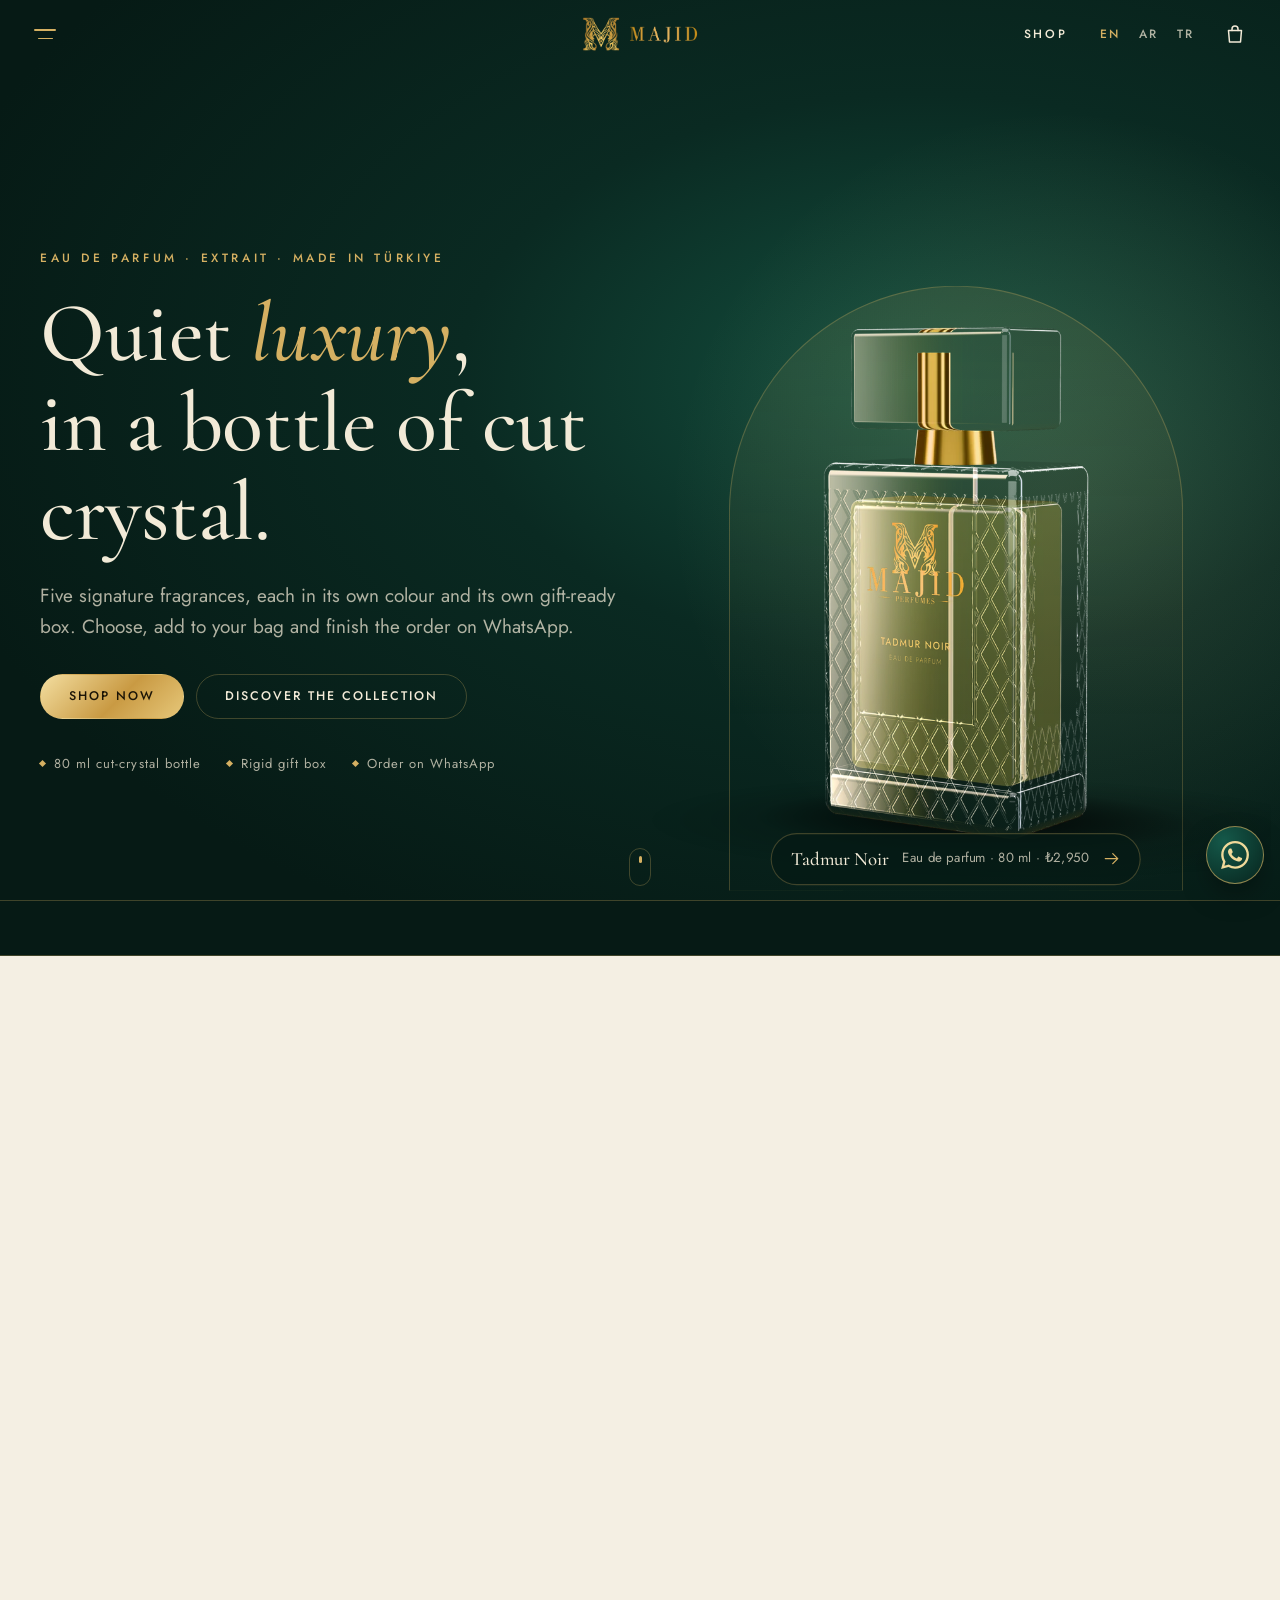
<file: index.html>
<!doctype html>
<html lang="en" dir="ltr">
<head>
<meta charset="utf-8">
<meta name="viewport" content="width=device-width, initial-scale=1, viewport-fit=cover">
<meta name="color-scheme" content="only light"><meta name="supported-color-schemes" content="light"><meta name="darkreader-lock">
<meta name="theme-color" content="#071f19">
<meta name="robots" content="noindex, nofollow">
<meta name="description" content="MAJID Perfumes">
<meta property="og:title" content="MAJID Perfumes"><meta property="og:type" content="website"><meta property="og:image" content="assets/img/og.jpg">
<title>MAJID Perfumes</title>
<link rel="icon" href="assets/img/favicon.png" type="image/png">
<link rel="apple-touch-icon" href="assets/img/apple-touch-icon.png">
<link rel="preload" href="assets/fonts/cormorant-garamond-latin-500.woff2" as="font" type="font/woff2" crossorigin>
<link rel="preload" href="assets/fonts/jost-latin-400.woff2" as="font" type="font/woff2" crossorigin>
<link rel="stylesheet" href="assets/fonts/fonts.css">
<link rel="stylesheet" href="css/main.css">
<link rel="preload" as="image" href="assets/render/tadmur-noir-bottle-md.webp" imagesrcset="assets/render/tadmur-noir-bottle-md.webp 1000w, assets/render/tadmur-noir-bottle.webp 1400w" imagesizes="(min-width:1000px) 46vw, 92vw" fetchpriority="high">
<noscript><style>.rv{opacity:1!important;transform:none!important}</style></noscript>
</head>
<body data-page="home" >
<a class="skip" href="#main">Skip to content</a>
<header class="hdr" id="hdr"></header>
<div class="menu" id="menu" aria-label="Menu"></div>
<main id="main">
<section class="hero" id="hero">
  <div class="hero-bg"><i class="glow"></i></div>
  <div class="dust" id="dust" aria-hidden="true"></div>
  <div class="wrap hero-grid">
    <div class="hero-copy">
      <p class="eyebrow rv" data-i18n="hero.eyebrow"></p>
      <h1 class="rv" data-i18n-html="hero.title"></h1>
      <p class="lead rv" data-i18n="hero.sub"></p>
      <div class="cta rv"><a class="btn gold" href="shop.html"><span data-i18n="cta.shop"></span></a><a class="btn line" href="#collection"><span data-i18n="cta.collection"></span></a></div>
      <ul class="hero-facts rv"><li data-i18n="hero.f1"></li><li data-i18n="hero.f2"></li><li data-i18n="hero.f3"></li></ul>
    </div>
    <div class="hero-art"><div class="hero-art-in" id="heroArt"></div></div>
  </div>
  <a class="cue" href="#marquee" aria-label="scroll"><i></i></a>
</section>

<section class="sec marquee" id="marquee" aria-hidden="true"><div class="mq" id="marq"></div></section>

<section class="sec ivory" id="collection">
  <div class="wrap">
    <header class="sec-h rv"><p class="eyebrow" data-i18n="col.eyebrow"></p><h2 data-i18n-html="col.title"></h2><p class="sub" data-i18n="col.sub"></p></header>
    <div class="cards" id="homeCards"></div>
    <div class="center rv"><a class="btn dark big" href="shop.html"><span data-i18n="cta.visitShop"></span></a></div>
  </div>
</section>

<section class="sec dark showcase" id="packaging">
  <div class="wrap sc-grid">
    <div class="sc-copy">
      <p class="eyebrow rv" data-i18n="pk.eyebrow"></p>
      <h2 class="rv" data-i18n-html="pk.title"></h2>
      <p class="sub rv" data-i18n="pk.text"></p>
      <div class="swatches rv" id="scSw"></div>
      <p class="sc-name rv" id="scName"></p>
      <ul class="sc-points rv">
        <li tabindex="0"><b data-i18n="pk.t1"></b><span data-i18n="pk.t1t"></span></li>
        <li tabindex="0"><b data-i18n="pk.t2"></b><span data-i18n="pk.t2t"></span></li>
        <li tabindex="0"><b data-i18n="pk.t3"></b><span data-i18n="pk.t3t"></span></li>
      </ul>
    </div>
    <div class="sc-art rv" id="scArt"></div>
  </div>
</section>

<section class="sec ink anat-sec" id="anatomy">
  <div class="wrap">
    <header class="sec-h rv"><p class="eyebrow" data-i18n="an.eyebrow"></p><h2 data-i18n-html="an.title"></h2><p class="sub" data-i18n="an.sub"></p></header>
    <div class="swatches center rv" id="anSw"></div>
    <div id="anRoot"></div>
  </div>
</section>

<section class="sec ivory line-sec">
  <div class="wrap">
    <header class="sec-h rv"><p class="eyebrow" data-i18n="line.eyebrow"></p><h2 data-i18n-html="line.title"></h2><p class="sub" data-i18n="line.sub"></p></header>
    <div class="line-art rv" id="lineArt"></div>
  </div>
</section>

<section class="sec dark ws-teaser">
  <div class="wrap ws-t rv"><div><h2 data-i18n="ws.teaserT"></h2><p data-i18n="ws.teaserP"></p></div><a class="btn gold" href="wholesale.html"><span data-i18n="ws.teaserC"></span></a></div>
</section>

<section class="sec ivory steps">
  <div class="wrap">
    <header class="sec-h rv"><p class="eyebrow" data-i18n="steps.eyebrow"></p><h2 data-i18n-html="steps.title"></h2></header>
    <ol class="st3">
      <li class="rv"><span>1</span><h3 data-i18n="steps.s1"></h3><p data-i18n="steps.s1t"></p></li>
      <li class="rv"><span>2</span><h3 data-i18n="steps.s2"></h3><p data-i18n="steps.s2t"></p></li>
      <li class="rv"><span>3</span><h3 data-i18n="steps.s3"></h3><p data-i18n="steps.s3t"></p></li>
    </ol>
  </div>
</section>

<section class="sec dark story-t">
  <div class="wrap narrow center">
    <p class="eyebrow rv" data-i18n="story.eyebrow"></p><h2 class="rv" data-i18n-html="story.title"></h2><p class="sub rv" data-i18n="story.text"></p>
    <a class="btn line rv" href="story.html"><span data-i18n="cta.story"></span></a>
  </div>
</section>
</main>
<footer class="ftr" id="ftr"></footer>
<aside class="drawer" id="drawer" aria-hidden="true"></aside>
<script src="js/config.js"></script>
<script src="js/data.js"></script>
<script src="js/i18n.js"></script>
<script src="js/core.js" defer></script>
<script src="js/components.js" defer></script>
<script src="js/pages.js" defer></script>
</body>
</html>
</file>
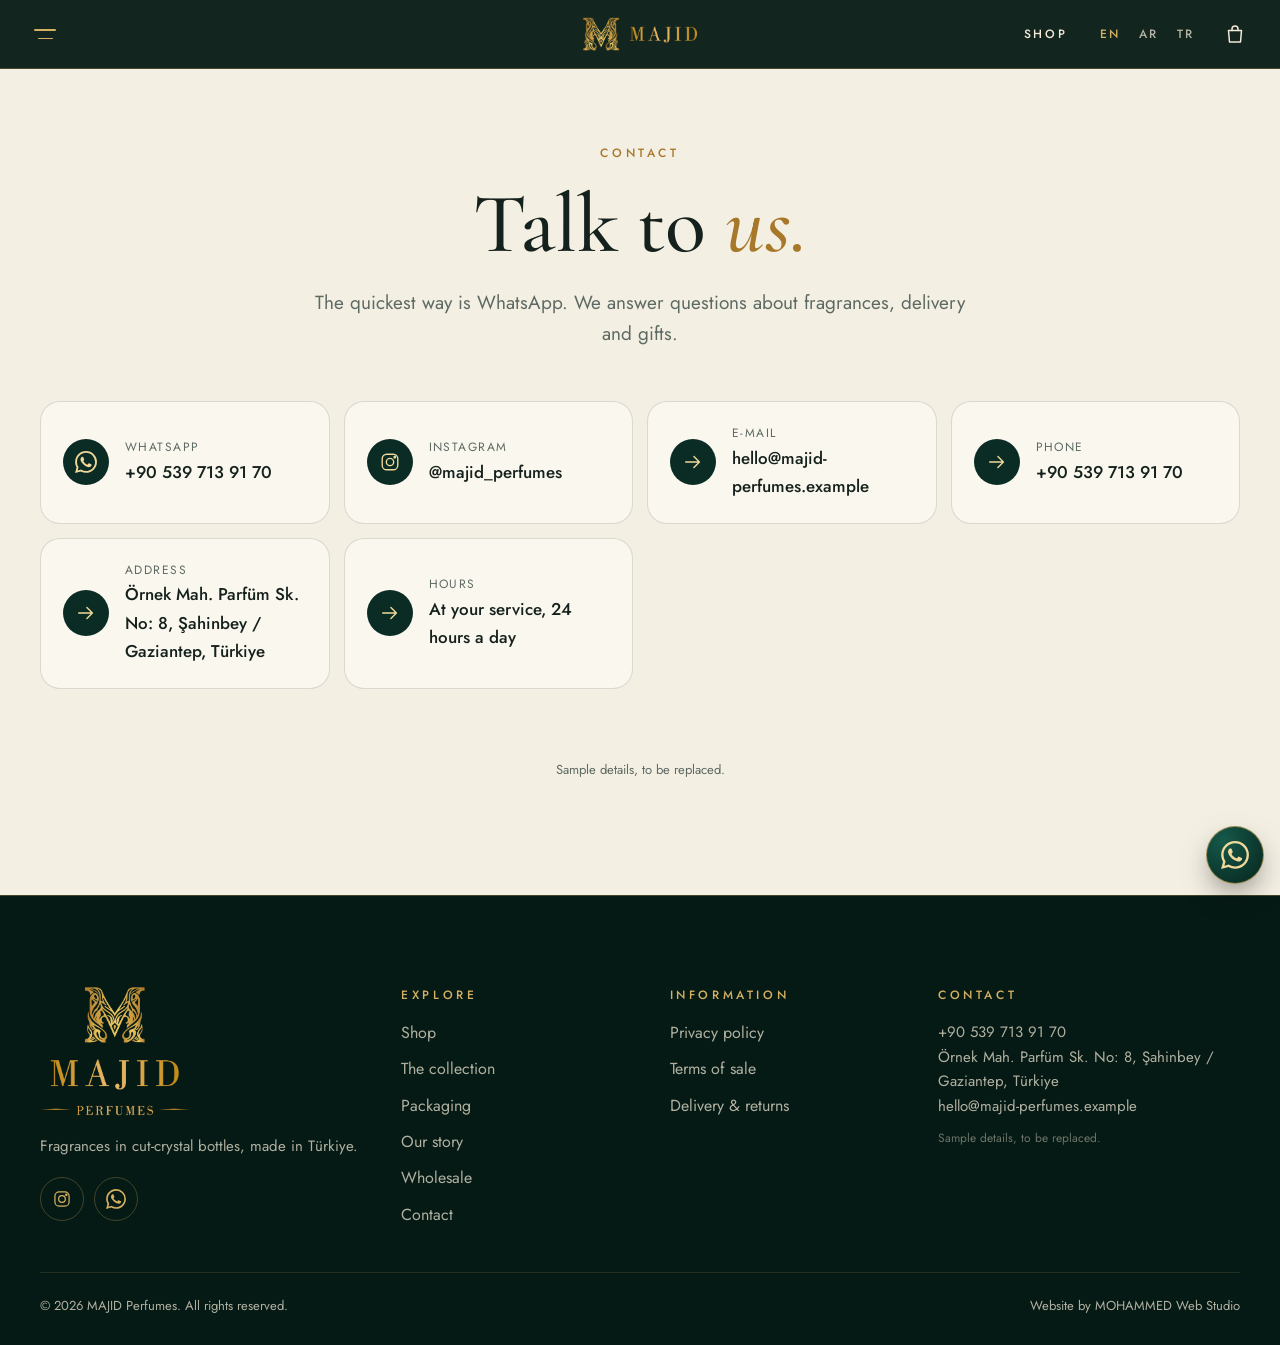
<file: contact.html>
<!doctype html>
<html lang="en" dir="ltr">
<head>
<meta charset="utf-8">
<meta name="viewport" content="width=device-width, initial-scale=1, viewport-fit=cover">
<meta name="color-scheme" content="only light"><meta name="supported-color-schemes" content="light"><meta name="darkreader-lock">
<meta name="theme-color" content="#071f19">
<meta name="robots" content="noindex, nofollow">
<meta name="description" content="MAJID Perfumes">
<meta property="og:title" content="MAJID Perfumes"><meta property="og:type" content="website"><meta property="og:image" content="assets/img/og.jpg">
<title>MAJID Perfumes</title>
<link rel="icon" href="assets/img/favicon.png" type="image/png">
<link rel="apple-touch-icon" href="assets/img/apple-touch-icon.png">
<link rel="preload" href="assets/fonts/cormorant-garamond-latin-500.woff2" as="font" type="font/woff2" crossorigin>
<link rel="preload" href="assets/fonts/jost-latin-400.woff2" as="font" type="font/woff2" crossorigin>
<link rel="stylesheet" href="assets/fonts/fonts.css">
<link rel="stylesheet" href="css/main.css">
<noscript><style>.rv{opacity:1!important;transform:none!important}</style></noscript>
</head>
<body data-page="contact" data-title="nav.contact">
<a class="skip" href="#main">Skip to content</a>
<header class="hdr" id="hdr"></header>
<div class="menu" id="menu" aria-label="Menu"></div>
<main id="main">
<div class="story-page ivory-page" id="contactBody"></div>
</main>
<footer class="ftr" id="ftr"></footer>
<aside class="drawer" id="drawer" aria-hidden="true"></aside>
<script src="js/config.js"></script>
<script src="js/data.js"></script>
<script src="js/i18n.js"></script>
<script src="js/core.js" defer></script>
<script src="js/components.js" defer></script>
<script src="js/pages.js" defer></script>
</body>
</html>
</file>
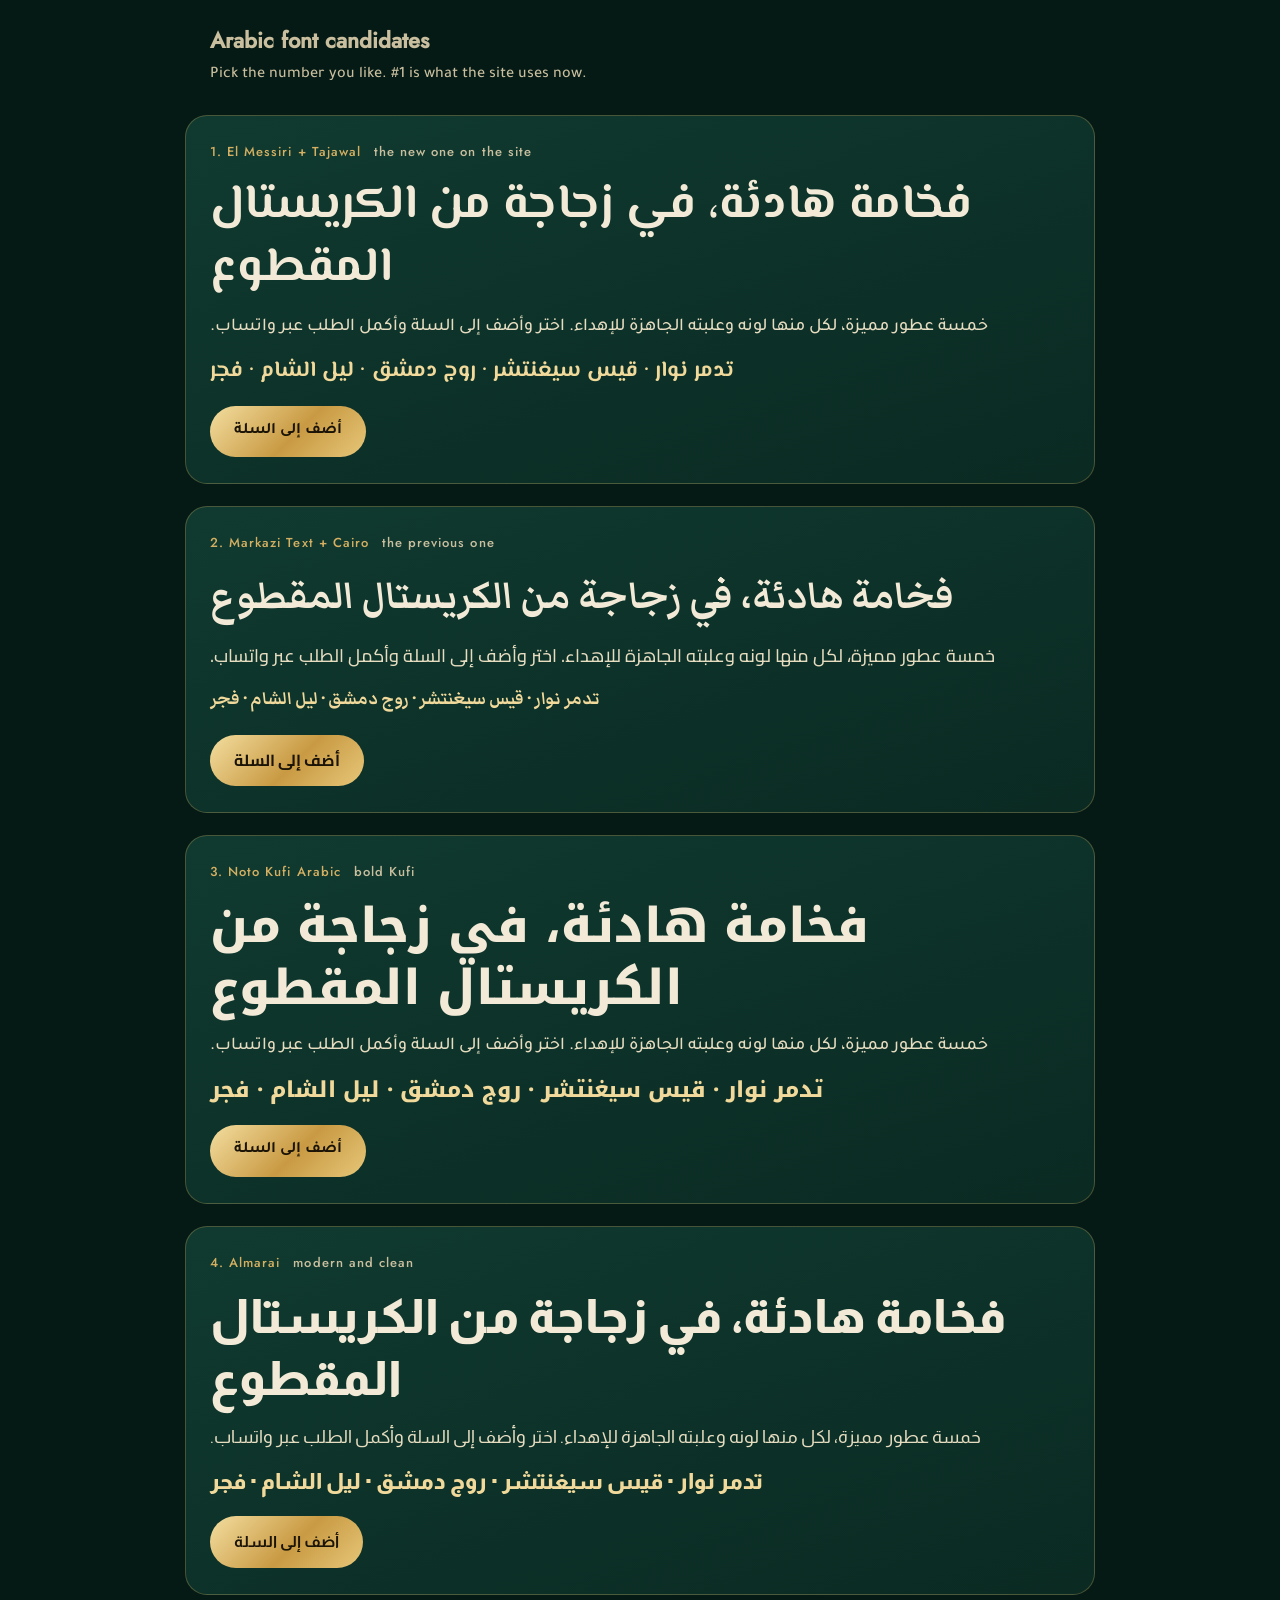
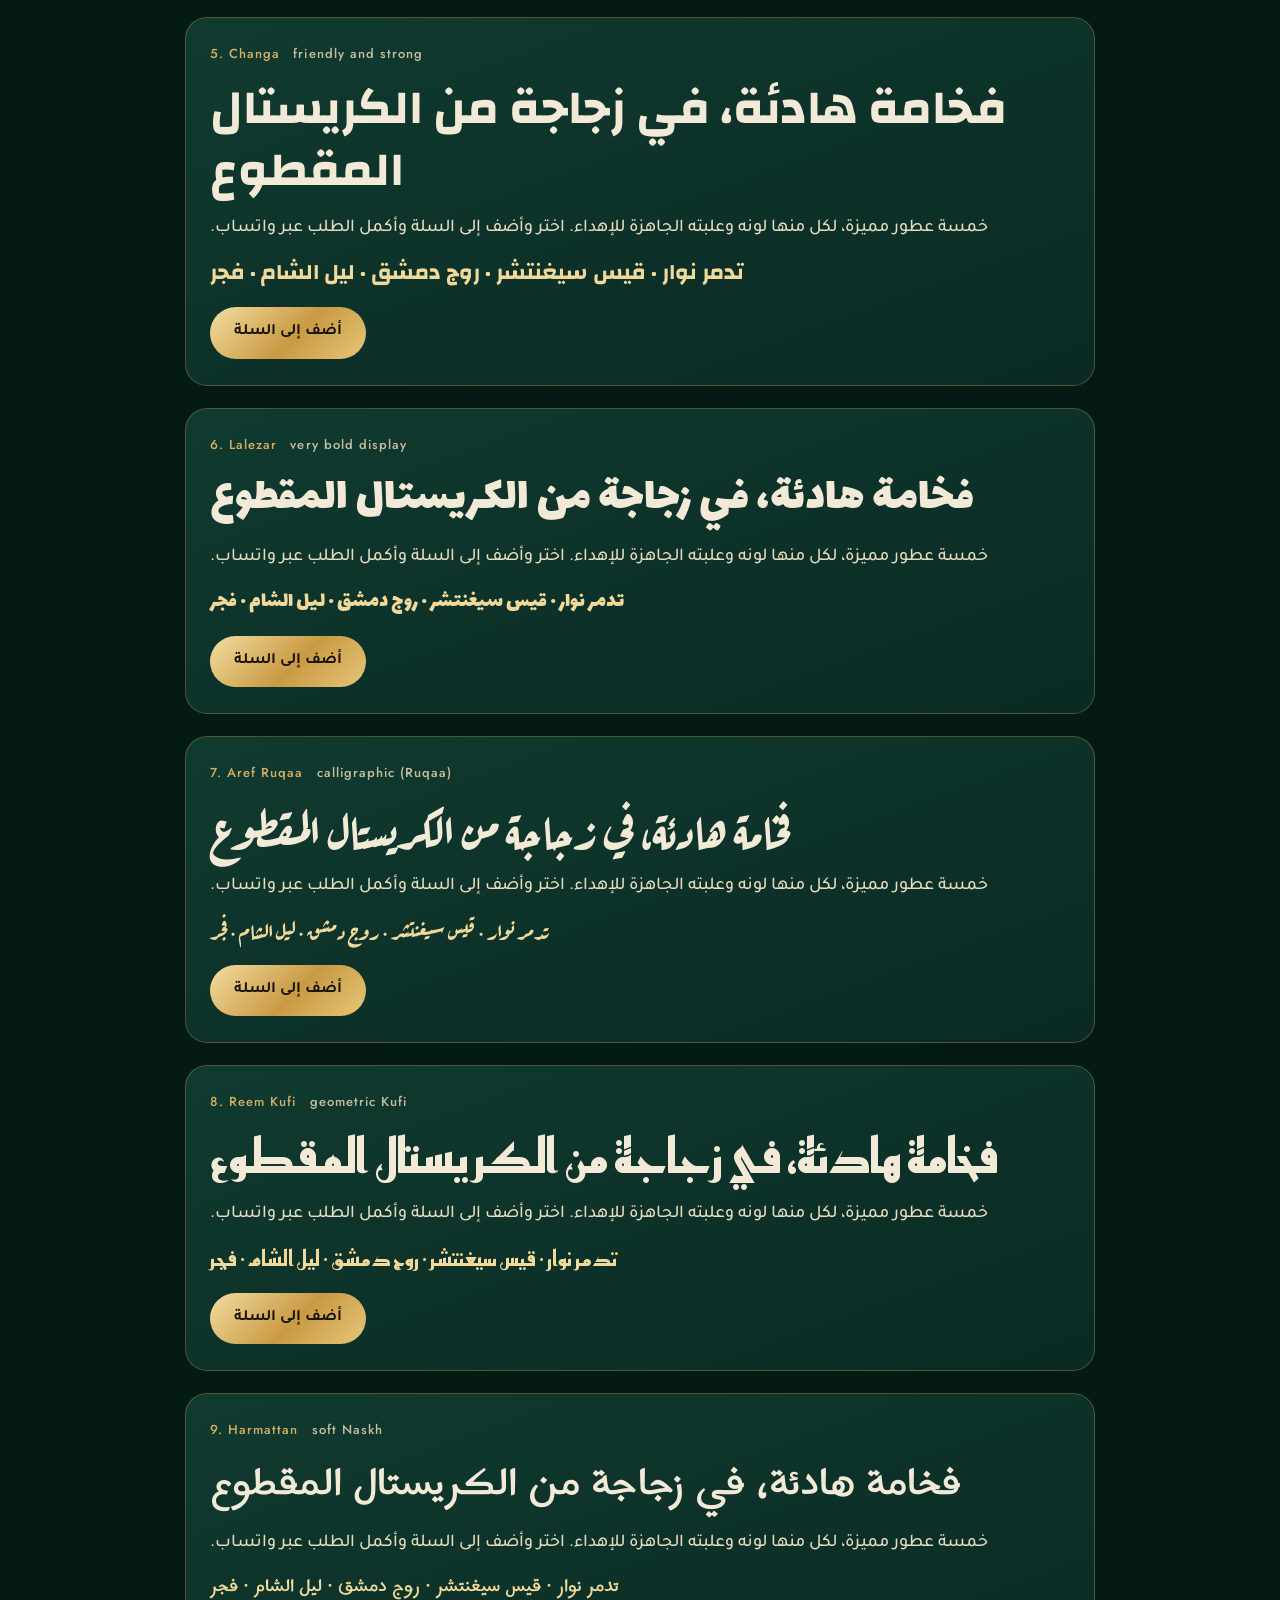
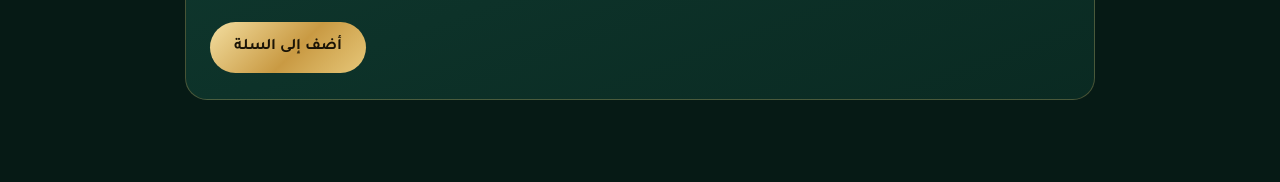
<file: fonts.html>
<!doctype html><html lang="ar" dir="ltr"><head><meta charset="utf-8"><meta name="viewport" content="width=device-width, initial-scale=1">
<meta name="color-scheme" content="only light"><meta name="darkreader-lock"><meta name="robots" content="noindex, nofollow"><title>Arabic fonts</title>
<link rel="stylesheet" href="assets/fonts/fonts.css"><link rel="stylesheet" href="assets/fonts/fonts-spec.css">
<style>:root{color-scheme:only light}body{margin:0;background:#061a15;color:#f2ead7;font:16px/1.7 'Tajawal',sans-serif;padding:24px 18px 60px}h1{font:600 22px 'Jost',sans-serif;margin:0 0 6px}
.top{max-width:860px;margin:0 auto 26px;color:#c9bf9f}.s{max-width:860px;margin:0 auto 22px;padding:26px 24px;border:1px solid rgba(213,176,98,.3);border-radius:22px;background:linear-gradient(160deg,#103a30,#0a2a22)}
.lab{font:500 13px 'Jost',sans-serif;letter-spacing:.08em;color:#d5b062;margin:0 0 14px;unicode-bidi:isolate}.lab em{color:#c9bf9f;font-style:normal;margin-inline-start:8px}
.s h2{font-family:var(--h);font-weight:var(--w);font-size:clamp(30px,5vw,48px);line-height:1.3;margin:0 0 12px;text-align:left;unicode-bidi:plaintext}
.s .p{font-family:var(--b);font-weight:500;font-size:18px;color:#e6dcc0;margin:0 0 10px;text-align:left;unicode-bidi:plaintext}.s .n{font-family:var(--h);font-weight:var(--w);font-size:22px;color:#f0d99a;margin:0 0 16px;text-align:left;unicode-bidi:plaintext}
.b{display:inline-block;font-family:var(--b);font-weight:700;padding:12px 24px;border-radius:999px;background:linear-gradient(135deg,#f3dea0,#c99a43 55%,#e6c779);color:#1b1406}</style></head>
<body><div class="top"><h1>Arabic font candidates</h1><p dir="ltr" style="margin:0">Pick the number you like. #1 is what the site uses now.</p></div><article class="s" style="--h:'El Messiri';--b:'Tajawal';--w:700"><p class="lab" dir="ltr">1. El Messiri + Tajawal <em>the new one on the site</em></p>
<h2>فخامة هادئة، في زجاجة من الكريستال المقطوع</h2><p class="p">خمسة عطور مميزة، لكل منها لونه وعلبته الجاهزة للإهداء. اختر وأضف إلى السلة وأكمل الطلب عبر واتساب.</p>
<p class="n">تدمر نوار · قيس سيغنتشر · روج دمشق · ليل الشام · فجر</p><span class="b">أضف إلى السلة</span></article><article class="s" style="--h:'Markazi Text';--b:'Cairo';--w:700"><p class="lab" dir="ltr">2. Markazi Text + Cairo <em>the previous one</em></p>
<h2>فخامة هادئة، في زجاجة من الكريستال المقطوع</h2><p class="p">خمسة عطور مميزة، لكل منها لونه وعلبته الجاهزة للإهداء. اختر وأضف إلى السلة وأكمل الطلب عبر واتساب.</p>
<p class="n">تدمر نوار · قيس سيغنتشر · روج دمشق · ليل الشام · فجر</p><span class="b">أضف إلى السلة</span></article><article class="s" style="--h:'Noto Kufi Arabic';--b:'Tajawal';--w:800"><p class="lab" dir="ltr">3. Noto Kufi Arabic <em>bold Kufi</em></p>
<h2>فخامة هادئة، في زجاجة من الكريستال المقطوع</h2><p class="p">خمسة عطور مميزة، لكل منها لونه وعلبته الجاهزة للإهداء. اختر وأضف إلى السلة وأكمل الطلب عبر واتساب.</p>
<p class="n">تدمر نوار · قيس سيغنتشر · روج دمشق · ليل الشام · فجر</p><span class="b">أضف إلى السلة</span></article><article class="s" style="--h:'Almarai';--b:'Almarai';--w:800"><p class="lab" dir="ltr">4. Almarai <em>modern and clean</em></p>
<h2>فخامة هادئة، في زجاجة من الكريستال المقطوع</h2><p class="p">خمسة عطور مميزة، لكل منها لونه وعلبته الجاهزة للإهداء. اختر وأضف إلى السلة وأكمل الطلب عبر واتساب.</p>
<p class="n">تدمر نوار · قيس سيغنتشر · روج دمشق · ليل الشام · فجر</p><span class="b">أضف إلى السلة</span></article><article class="s" style="--h:'Changa';--b:'Tajawal';--w:700"><p class="lab" dir="ltr">5. Changa <em>friendly and strong</em></p>
<h2>فخامة هادئة، في زجاجة من الكريستال المقطوع</h2><p class="p">خمسة عطور مميزة، لكل منها لونه وعلبته الجاهزة للإهداء. اختر وأضف إلى السلة وأكمل الطلب عبر واتساب.</p>
<p class="n">تدمر نوار · قيس سيغنتشر · روج دمشق · ليل الشام · فجر</p><span class="b">أضف إلى السلة</span></article><article class="s" style="--h:'Lalezar';--b:'Tajawal';--w:400"><p class="lab" dir="ltr">6. Lalezar <em>very bold display</em></p>
<h2>فخامة هادئة، في زجاجة من الكريستال المقطوع</h2><p class="p">خمسة عطور مميزة، لكل منها لونه وعلبته الجاهزة للإهداء. اختر وأضف إلى السلة وأكمل الطلب عبر واتساب.</p>
<p class="n">تدمر نوار · قيس سيغنتشر · روج دمشق · ليل الشام · فجر</p><span class="b">أضف إلى السلة</span></article><article class="s" style="--h:'Aref Ruqaa';--b:'Tajawal';--w:700"><p class="lab" dir="ltr">7. Aref Ruqaa <em>calligraphic (Ruqaa)</em></p>
<h2>فخامة هادئة، في زجاجة من الكريستال المقطوع</h2><p class="p">خمسة عطور مميزة، لكل منها لونه وعلبته الجاهزة للإهداء. اختر وأضف إلى السلة وأكمل الطلب عبر واتساب.</p>
<p class="n">تدمر نوار · قيس سيغنتشر · روج دمشق · ليل الشام · فجر</p><span class="b">أضف إلى السلة</span></article><article class="s" style="--h:'Reem Kufi';--b:'Tajawal';--w:700"><p class="lab" dir="ltr">8. Reem Kufi <em>geometric Kufi</em></p>
<h2>فخامة هادئة، في زجاجة من الكريستال المقطوع</h2><p class="p">خمسة عطور مميزة، لكل منها لونه وعلبته الجاهزة للإهداء. اختر وأضف إلى السلة وأكمل الطلب عبر واتساب.</p>
<p class="n">تدمر نوار · قيس سيغنتشر · روج دمشق · ليل الشام · فجر</p><span class="b">أضف إلى السلة</span></article><article class="s" style="--h:'Harmattan';--b:'Tajawal';--w:700"><p class="lab" dir="ltr">9. Harmattan <em>soft Naskh</em></p>
<h2>فخامة هادئة، في زجاجة من الكريستال المقطوع</h2><p class="p">خمسة عطور مميزة، لكل منها لونه وعلبته الجاهزة للإهداء. اختر وأضف إلى السلة وأكمل الطلب عبر واتساب.</p>
<p class="n">تدمر نوار · قيس سيغنتشر · روج دمشق · ليل الشام · فجر</p><span class="b">أضف إلى السلة</span></article></body></html>
</file>
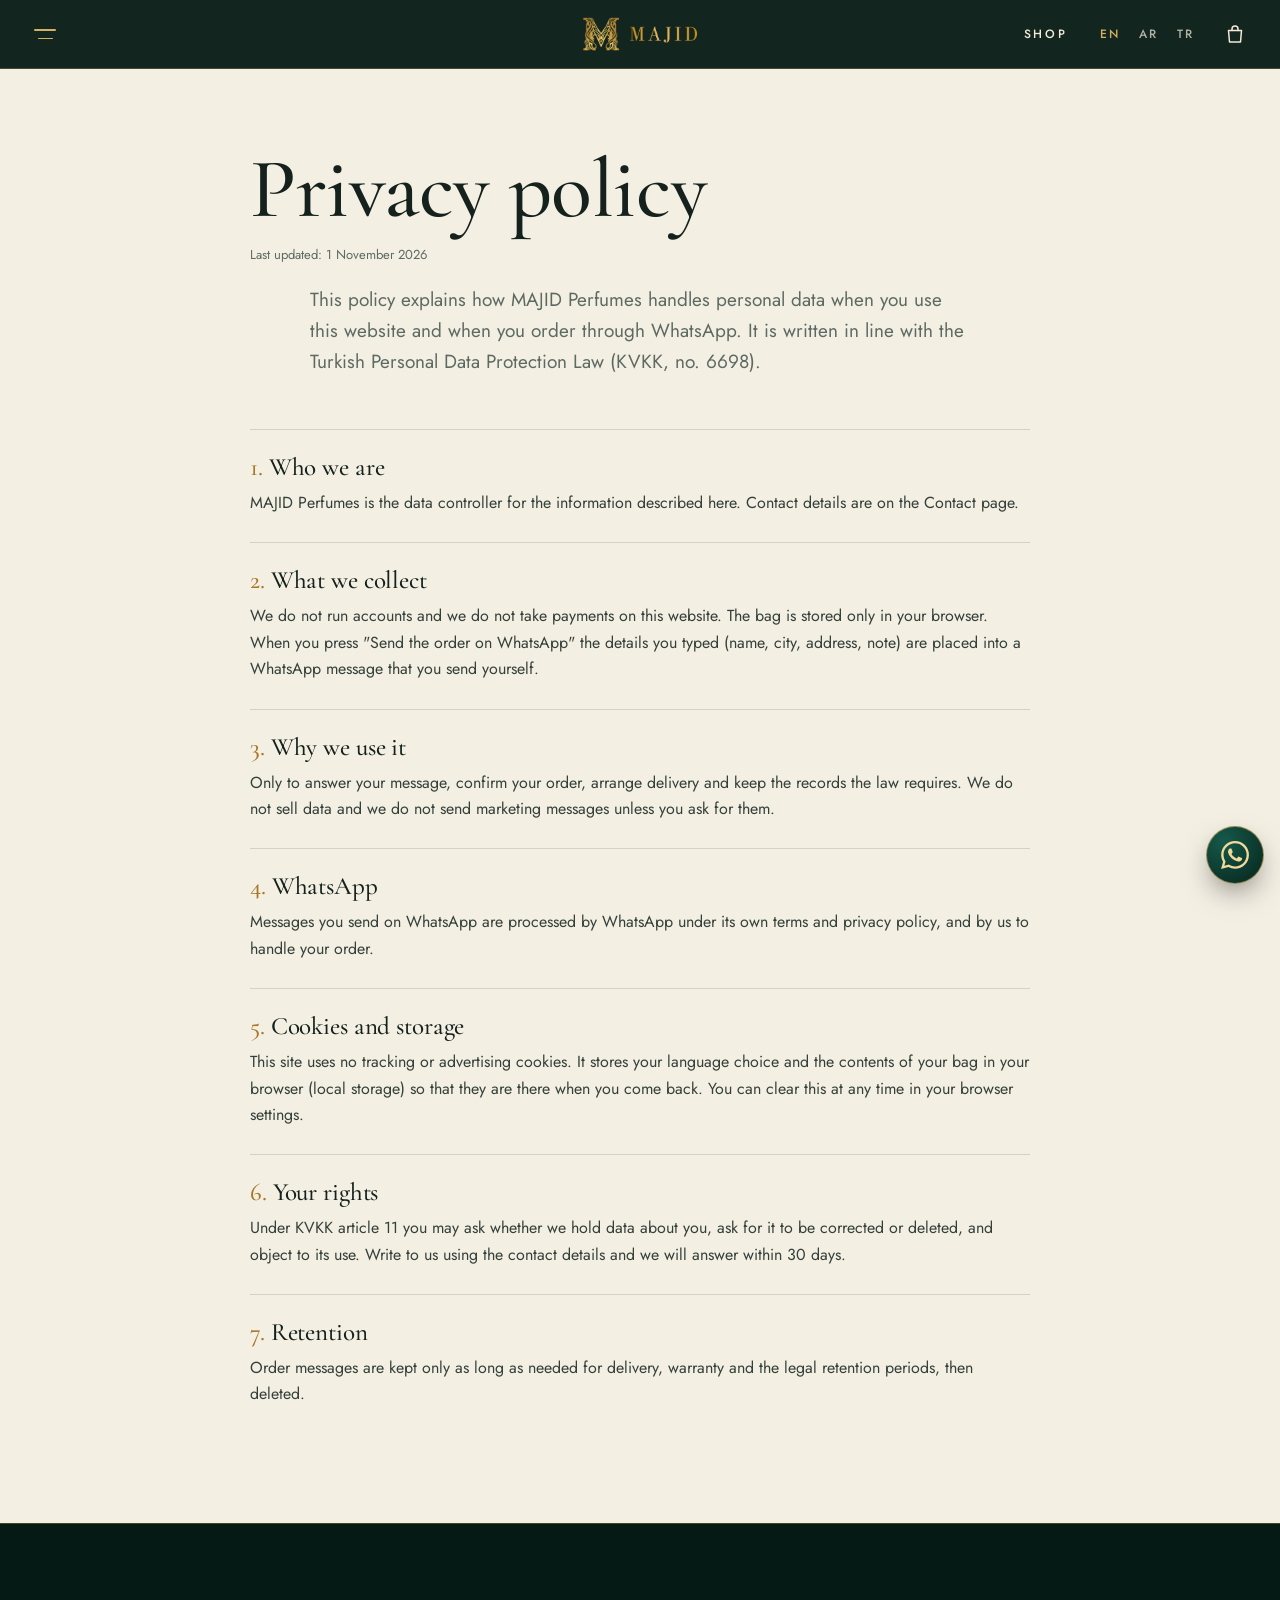
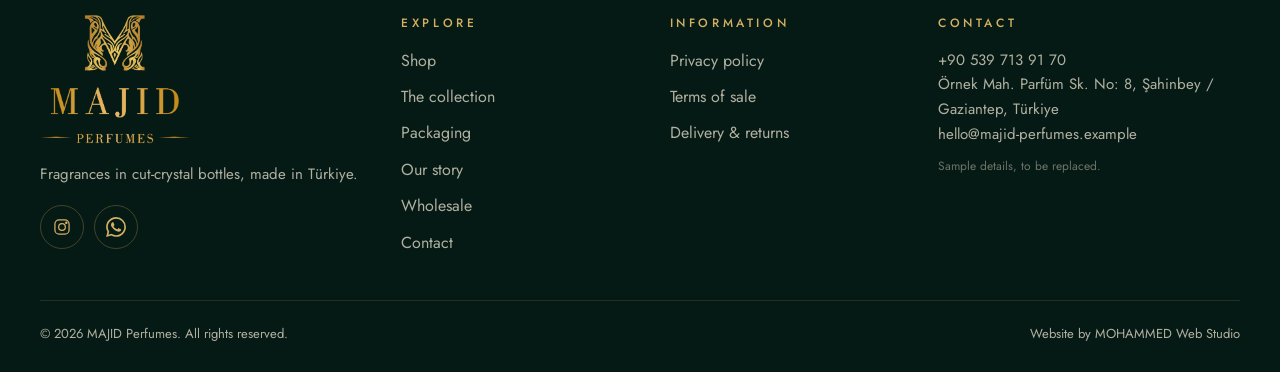
<file: privacy.html>
<!doctype html>
<html lang="en" dir="ltr">
<head>
<meta charset="utf-8">
<meta name="viewport" content="width=device-width, initial-scale=1, viewport-fit=cover">
<meta name="color-scheme" content="only light"><meta name="supported-color-schemes" content="light"><meta name="darkreader-lock">
<meta name="theme-color" content="#071f19">
<meta name="robots" content="noindex, nofollow">
<meta name="description" content="MAJID Perfumes">
<meta property="og:title" content="MAJID Perfumes"><meta property="og:type" content="website"><meta property="og:image" content="assets/img/og.jpg">
<title>MAJID Perfumes</title>
<link rel="icon" href="assets/img/favicon.png" type="image/png">
<link rel="apple-touch-icon" href="assets/img/apple-touch-icon.png">
<link rel="preload" href="assets/fonts/cormorant-garamond-latin-500.woff2" as="font" type="font/woff2" crossorigin>
<link rel="preload" href="assets/fonts/jost-latin-400.woff2" as="font" type="font/woff2" crossorigin>
<link rel="stylesheet" href="assets/fonts/fonts.css">
<link rel="stylesheet" href="css/main.css">
<noscript><style>.rv{opacity:1!important;transform:none!important}</style></noscript>
</head>
<body data-page="legal" data-doc="privacy">
<a class="skip" href="#main">Skip to content</a>
<header class="hdr" id="hdr"></header>
<div class="menu" id="menu" aria-label="Menu"></div>
<main id="main">
<div class="story-page ivory-page" id="legalBody"></div>
</main>
<footer class="ftr" id="ftr"></footer>
<aside class="drawer" id="drawer" aria-hidden="true"></aside>
<script src="js/config.js"></script>
<script src="js/data.js"></script>
<script src="js/i18n.js"></script>
<script src="js/core.js" defer></script>
<script src="js/components.js" defer></script>
<script src="js/pages.js" defer></script>
</body>
</html>
</file>
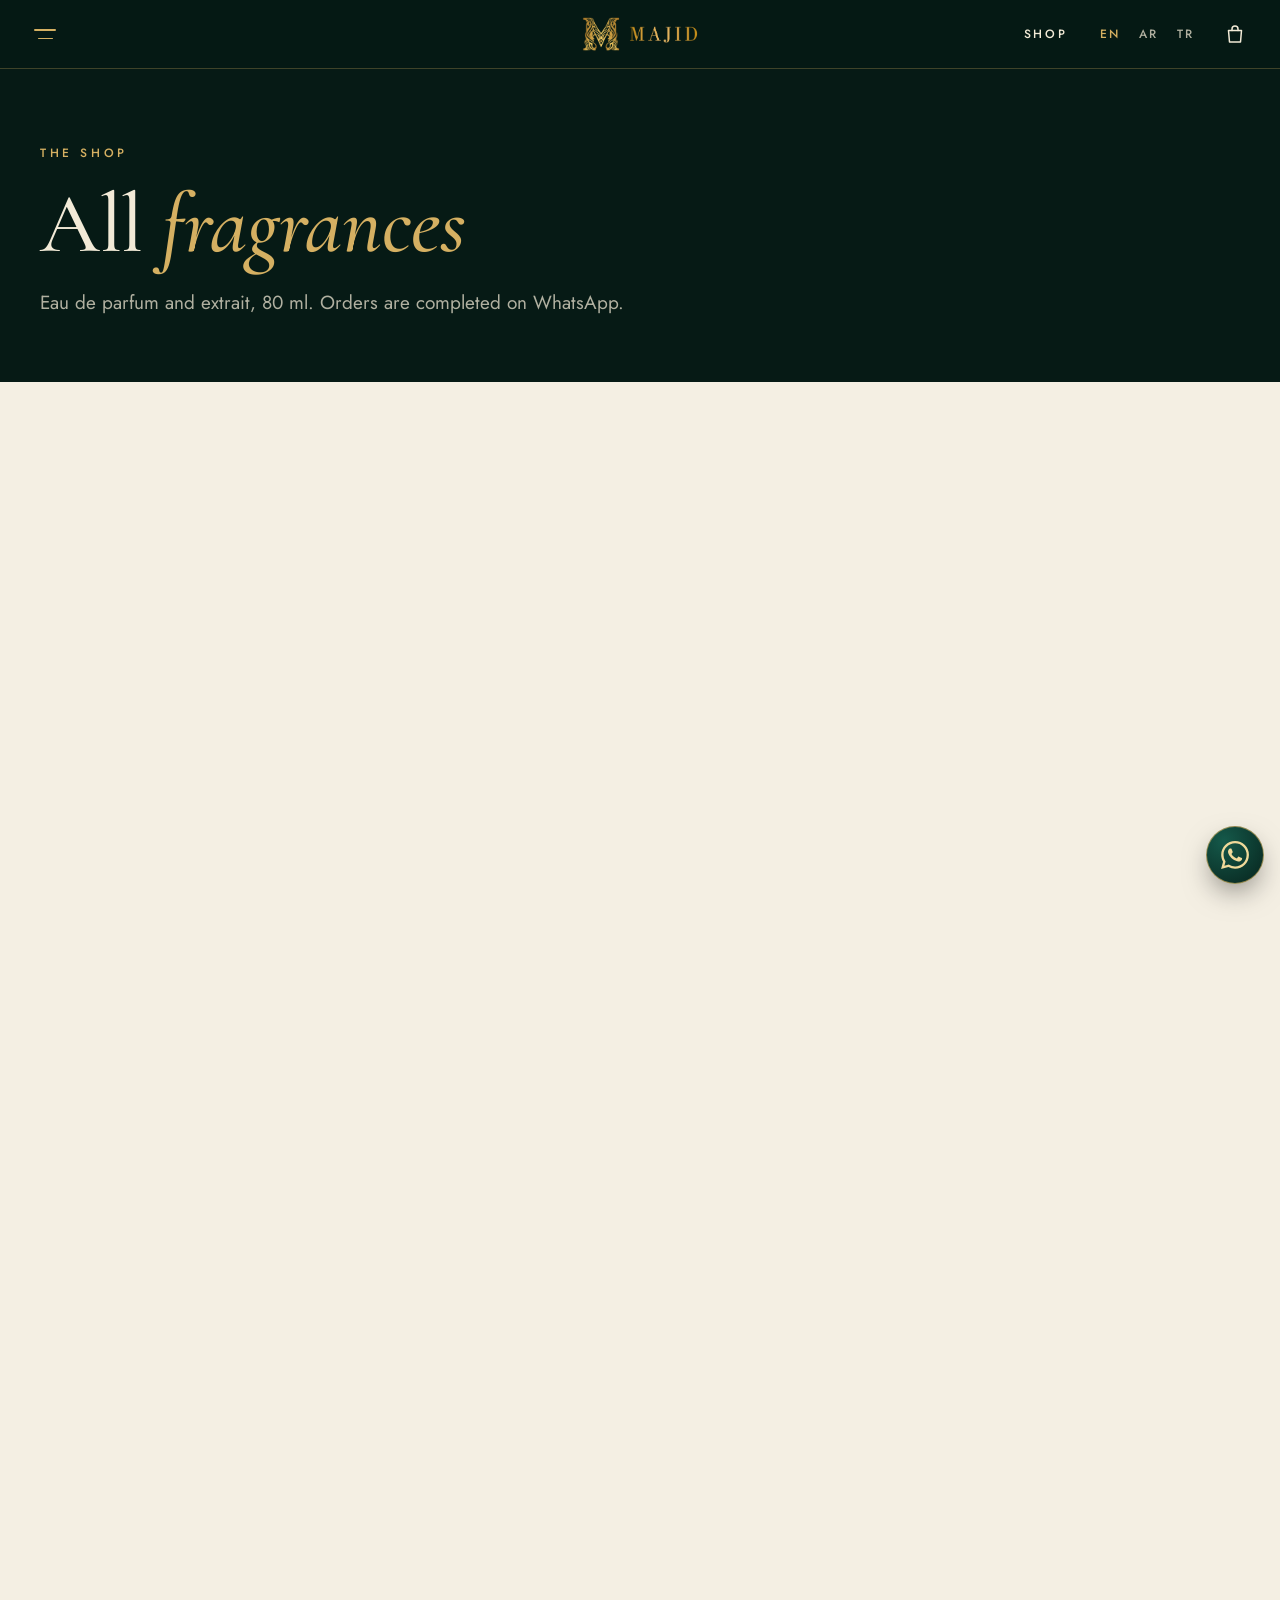
<file: product.html>
<!doctype html>
<html lang="en" dir="ltr">
<head>
<meta charset="utf-8">
<meta name="viewport" content="width=device-width, initial-scale=1, viewport-fit=cover">
<meta name="color-scheme" content="only light"><meta name="supported-color-schemes" content="light"><meta name="darkreader-lock">
<meta name="theme-color" content="#071f19">
<meta name="robots" content="noindex, nofollow">
<meta name="description" content="MAJID Perfumes">
<meta property="og:title" content="MAJID Perfumes"><meta property="og:type" content="website"><meta property="og:image" content="assets/img/og.jpg">
<title>MAJID Perfumes</title>
<link rel="icon" href="assets/img/favicon.png" type="image/png">
<link rel="apple-touch-icon" href="assets/img/apple-touch-icon.png">
<link rel="preload" href="assets/fonts/cormorant-garamond-latin-500.woff2" as="font" type="font/woff2" crossorigin>
<link rel="preload" href="assets/fonts/jost-latin-400.woff2" as="font" type="font/woff2" crossorigin>
<link rel="stylesheet" href="assets/fonts/fonts.css">
<link rel="stylesheet" href="css/main.css">
<noscript><style>.rv{opacity:1!important;transform:none!important}</style></noscript>
</head>
<body data-page="product" >
<a class="skip" href="#main">Skip to content</a>
<header class="hdr" id="hdr"></header>
<div class="menu" id="menu" aria-label="Menu"></div>
<main id="main">
<div class="pd" id="pd"></div>
</main>
<footer class="ftr" id="ftr"></footer>
<aside class="drawer" id="drawer" aria-hidden="true"></aside>
<script src="js/config.js"></script>
<script src="js/data.js"></script>
<script src="js/i18n.js"></script>
<script src="js/core.js" defer></script>
<script src="js/components.js" defer></script>
<script src="js/pages.js" defer></script>
</body>
</html>
</file>
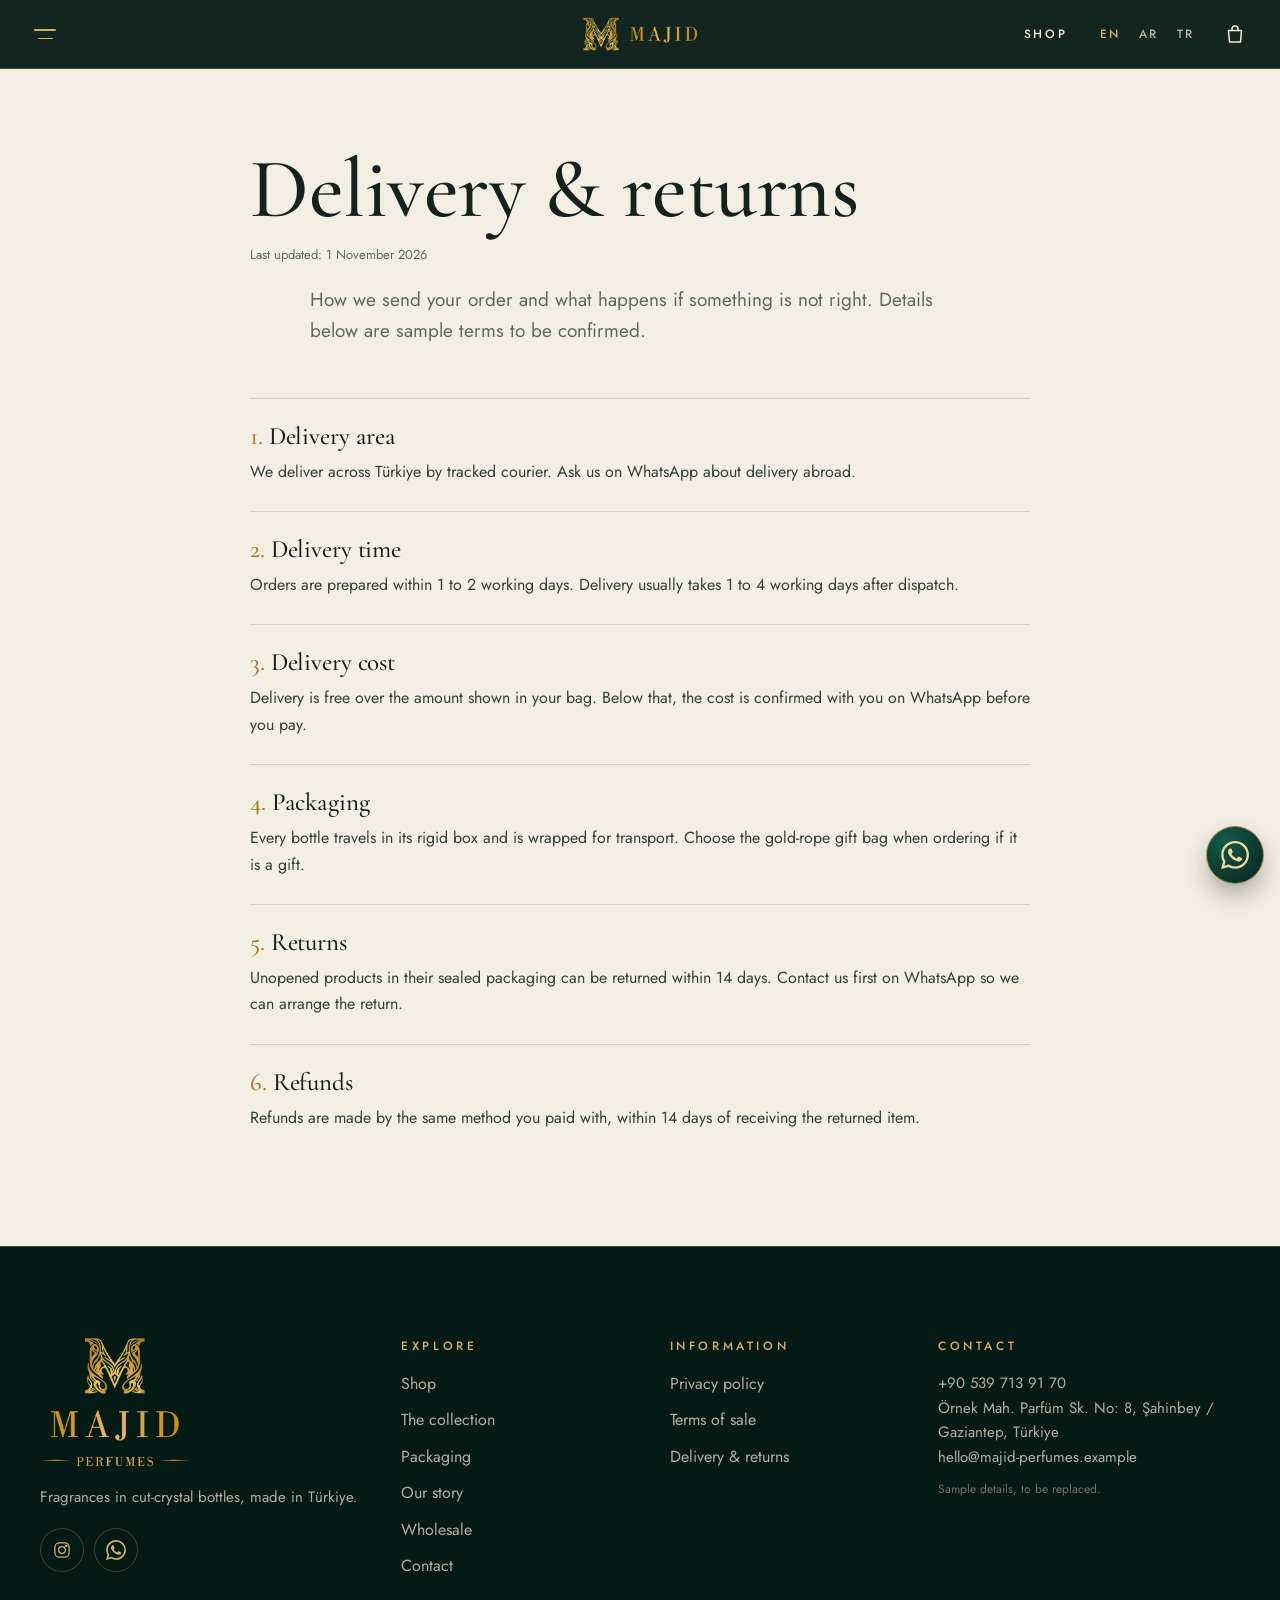
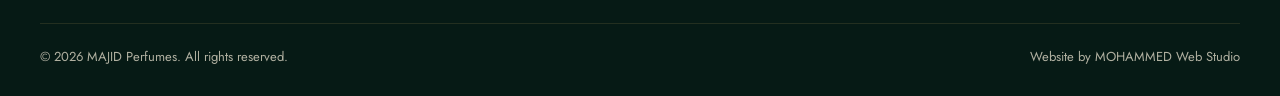
<file: shipping.html>
<!doctype html>
<html lang="en" dir="ltr">
<head>
<meta charset="utf-8">
<meta name="viewport" content="width=device-width, initial-scale=1, viewport-fit=cover">
<meta name="color-scheme" content="only light"><meta name="supported-color-schemes" content="light"><meta name="darkreader-lock">
<meta name="theme-color" content="#071f19">
<meta name="robots" content="noindex, nofollow">
<meta name="description" content="MAJID Perfumes">
<meta property="og:title" content="MAJID Perfumes"><meta property="og:type" content="website"><meta property="og:image" content="assets/img/og.jpg">
<title>MAJID Perfumes</title>
<link rel="icon" href="assets/img/favicon.png" type="image/png">
<link rel="apple-touch-icon" href="assets/img/apple-touch-icon.png">
<link rel="preload" href="assets/fonts/cormorant-garamond-latin-500.woff2" as="font" type="font/woff2" crossorigin>
<link rel="preload" href="assets/fonts/jost-latin-400.woff2" as="font" type="font/woff2" crossorigin>
<link rel="stylesheet" href="assets/fonts/fonts.css">
<link rel="stylesheet" href="css/main.css">
<noscript><style>.rv{opacity:1!important;transform:none!important}</style></noscript>
</head>
<body data-page="legal" data-doc="shipping">
<a class="skip" href="#main">Skip to content</a>
<header class="hdr" id="hdr"></header>
<div class="menu" id="menu" aria-label="Menu"></div>
<main id="main">
<div class="story-page ivory-page" id="legalBody"></div>
</main>
<footer class="ftr" id="ftr"></footer>
<aside class="drawer" id="drawer" aria-hidden="true"></aside>
<script src="js/config.js"></script>
<script src="js/data.js"></script>
<script src="js/i18n.js"></script>
<script src="js/core.js" defer></script>
<script src="js/components.js" defer></script>
<script src="js/pages.js" defer></script>
</body>
</html>
</file>
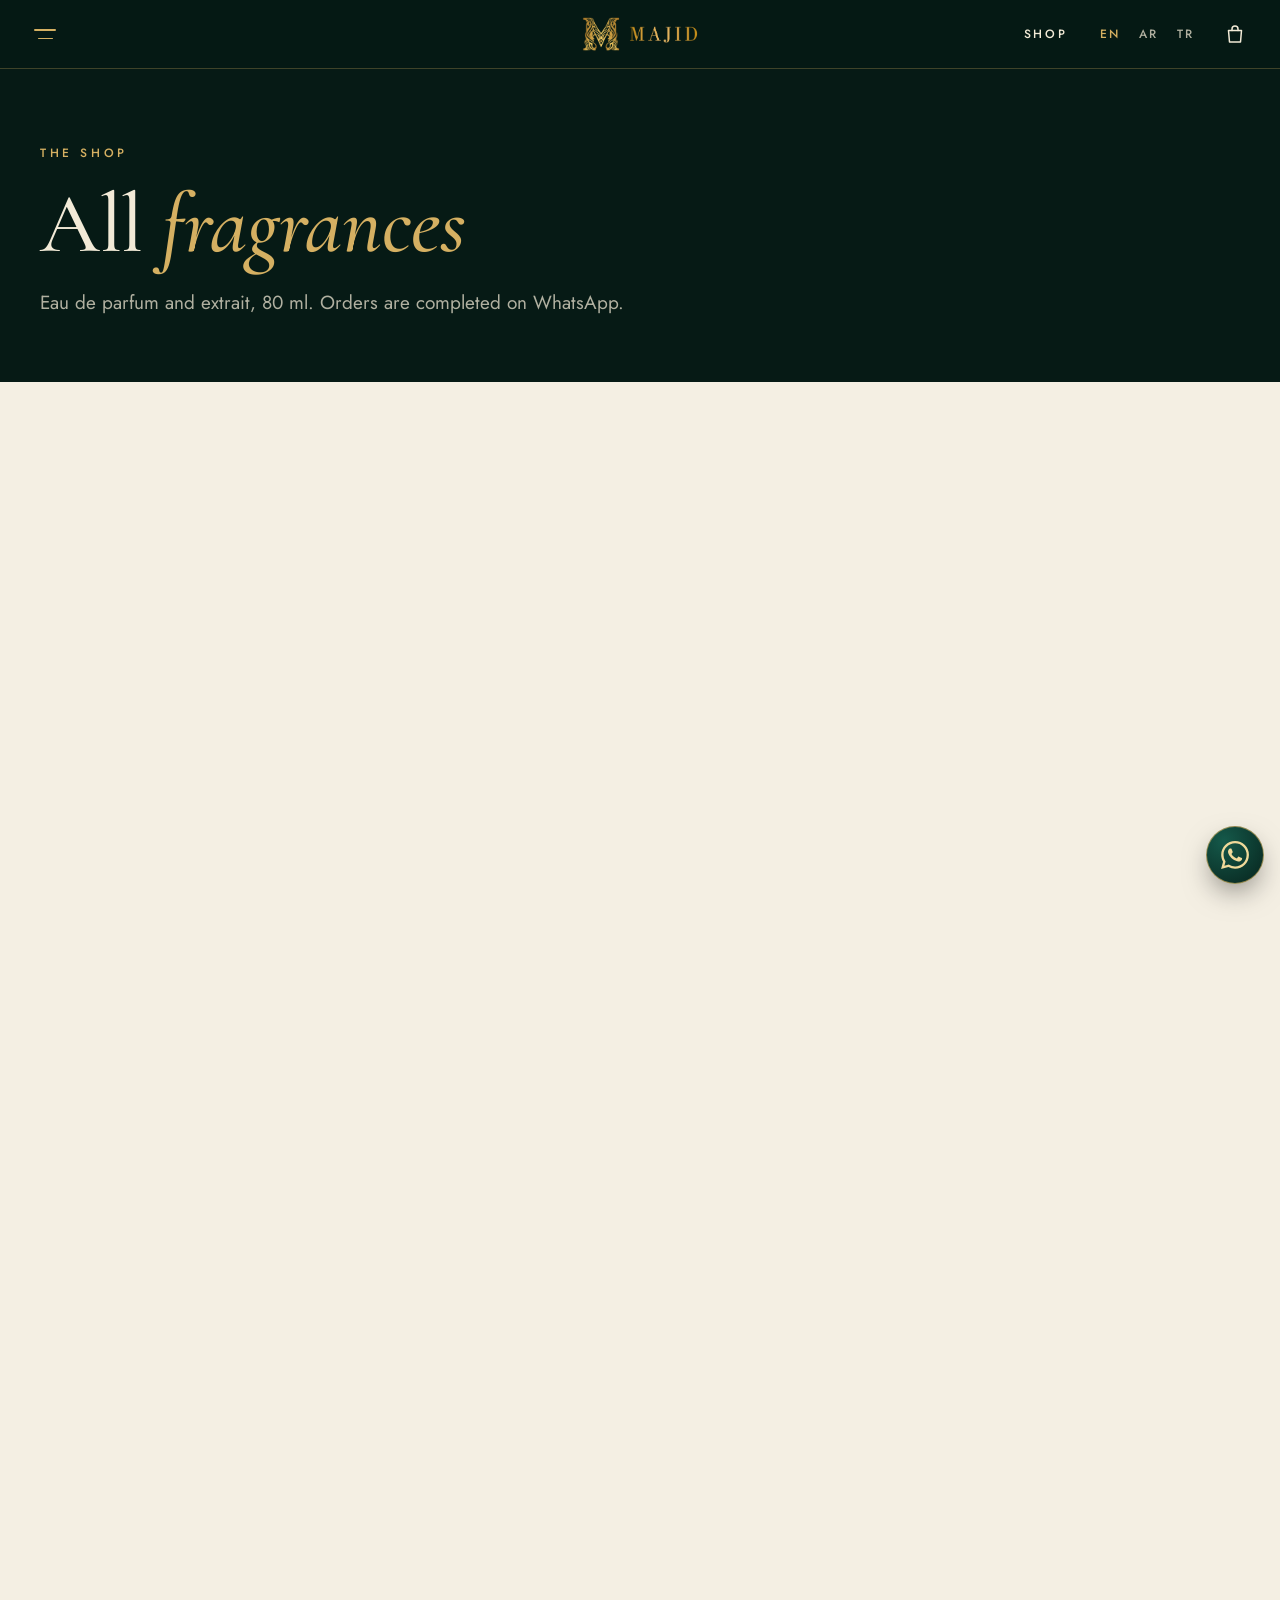
<file: shop.html>
<!doctype html>
<html lang="en" dir="ltr">
<head>
<meta charset="utf-8">
<meta name="viewport" content="width=device-width, initial-scale=1, viewport-fit=cover">
<meta name="color-scheme" content="only light"><meta name="supported-color-schemes" content="light"><meta name="darkreader-lock">
<meta name="theme-color" content="#071f19">
<meta name="robots" content="noindex, nofollow">
<meta name="description" content="MAJID Perfumes">
<meta property="og:title" content="MAJID Perfumes"><meta property="og:type" content="website"><meta property="og:image" content="assets/img/og.jpg">
<title>MAJID Perfumes</title>
<link rel="icon" href="assets/img/favicon.png" type="image/png">
<link rel="apple-touch-icon" href="assets/img/apple-touch-icon.png">
<link rel="preload" href="assets/fonts/cormorant-garamond-latin-500.woff2" as="font" type="font/woff2" crossorigin>
<link rel="preload" href="assets/fonts/jost-latin-400.woff2" as="font" type="font/woff2" crossorigin>
<link rel="stylesheet" href="assets/fonts/fonts.css">
<link rel="stylesheet" href="css/main.css">
<noscript><style>.rv{opacity:1!important;transform:none!important}</style></noscript>
</head>
<body data-page="shop" data-title="nav.shop">
<a class="skip" href="#main">Skip to content</a>
<header class="hdr" id="hdr"></header>
<div class="menu" id="menu" aria-label="Menu"></div>
<main id="main">
<section class="sec page-top ink">
  <div class="wrap"><header class="sec-h left rv"><p class="eyebrow" data-i18n="shop.eyebrow"></p><h1 data-i18n-html="shop.title"></h1><p class="sub" data-i18n="shop.sub"></p></header></div>
</section>
<section class="sec ivory shop-sec">
  <div class="wrap"><div class="shop-bar" id="shopBar"></div><div class="cards" id="shopGrid"></div>
    <aside class="help rv"><div><h3 data-i18n="shop.helpT"></h3><p data-i18n="shop.helpP"></p></div><a class="btn dark" id="shopHelp" href="#" target="_blank" rel="noopener"><span data-i18n="cta.ask"></span></a></aside>
  </div>
</section>
</main>
<footer class="ftr" id="ftr"></footer>
<aside class="drawer" id="drawer" aria-hidden="true"></aside>
<script src="js/config.js"></script>
<script src="js/data.js"></script>
<script src="js/i18n.js"></script>
<script src="js/core.js" defer></script>
<script src="js/components.js" defer></script>
<script src="js/pages.js" defer></script>
</body>
</html>
</file>
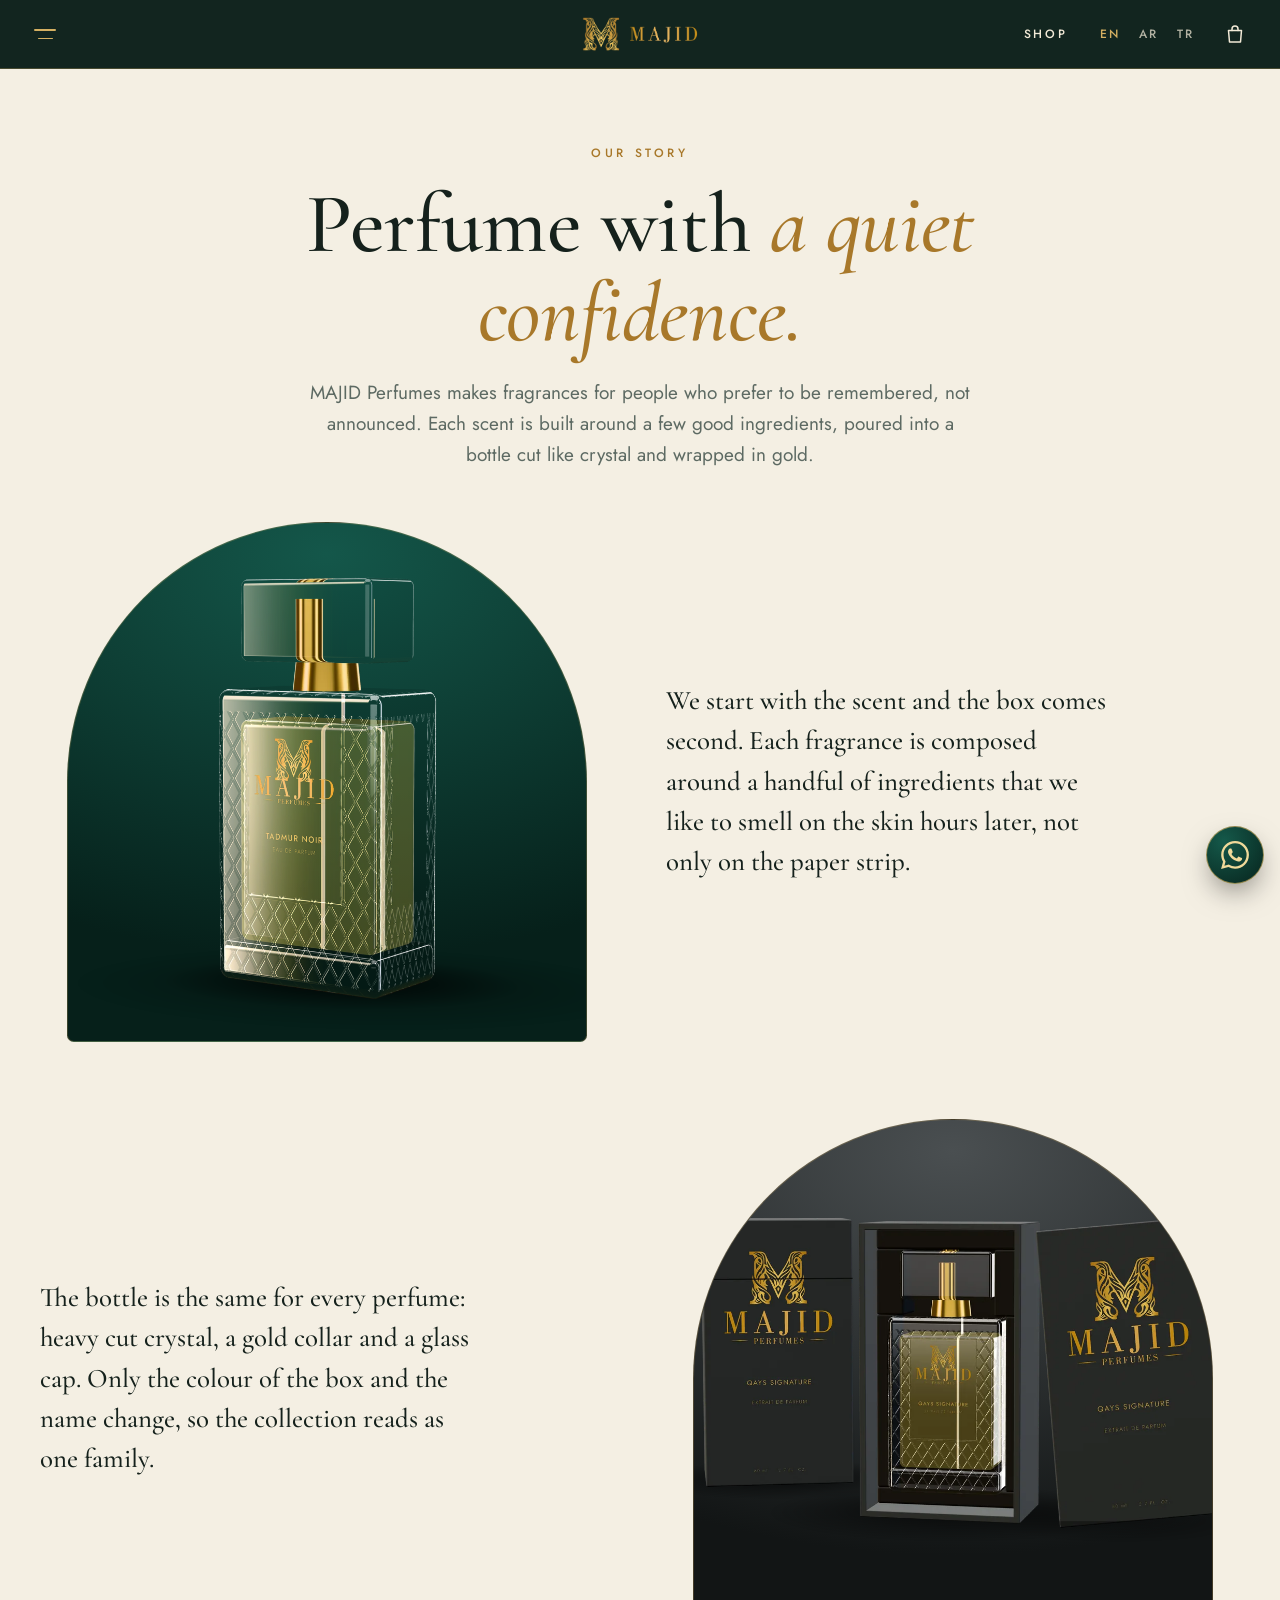
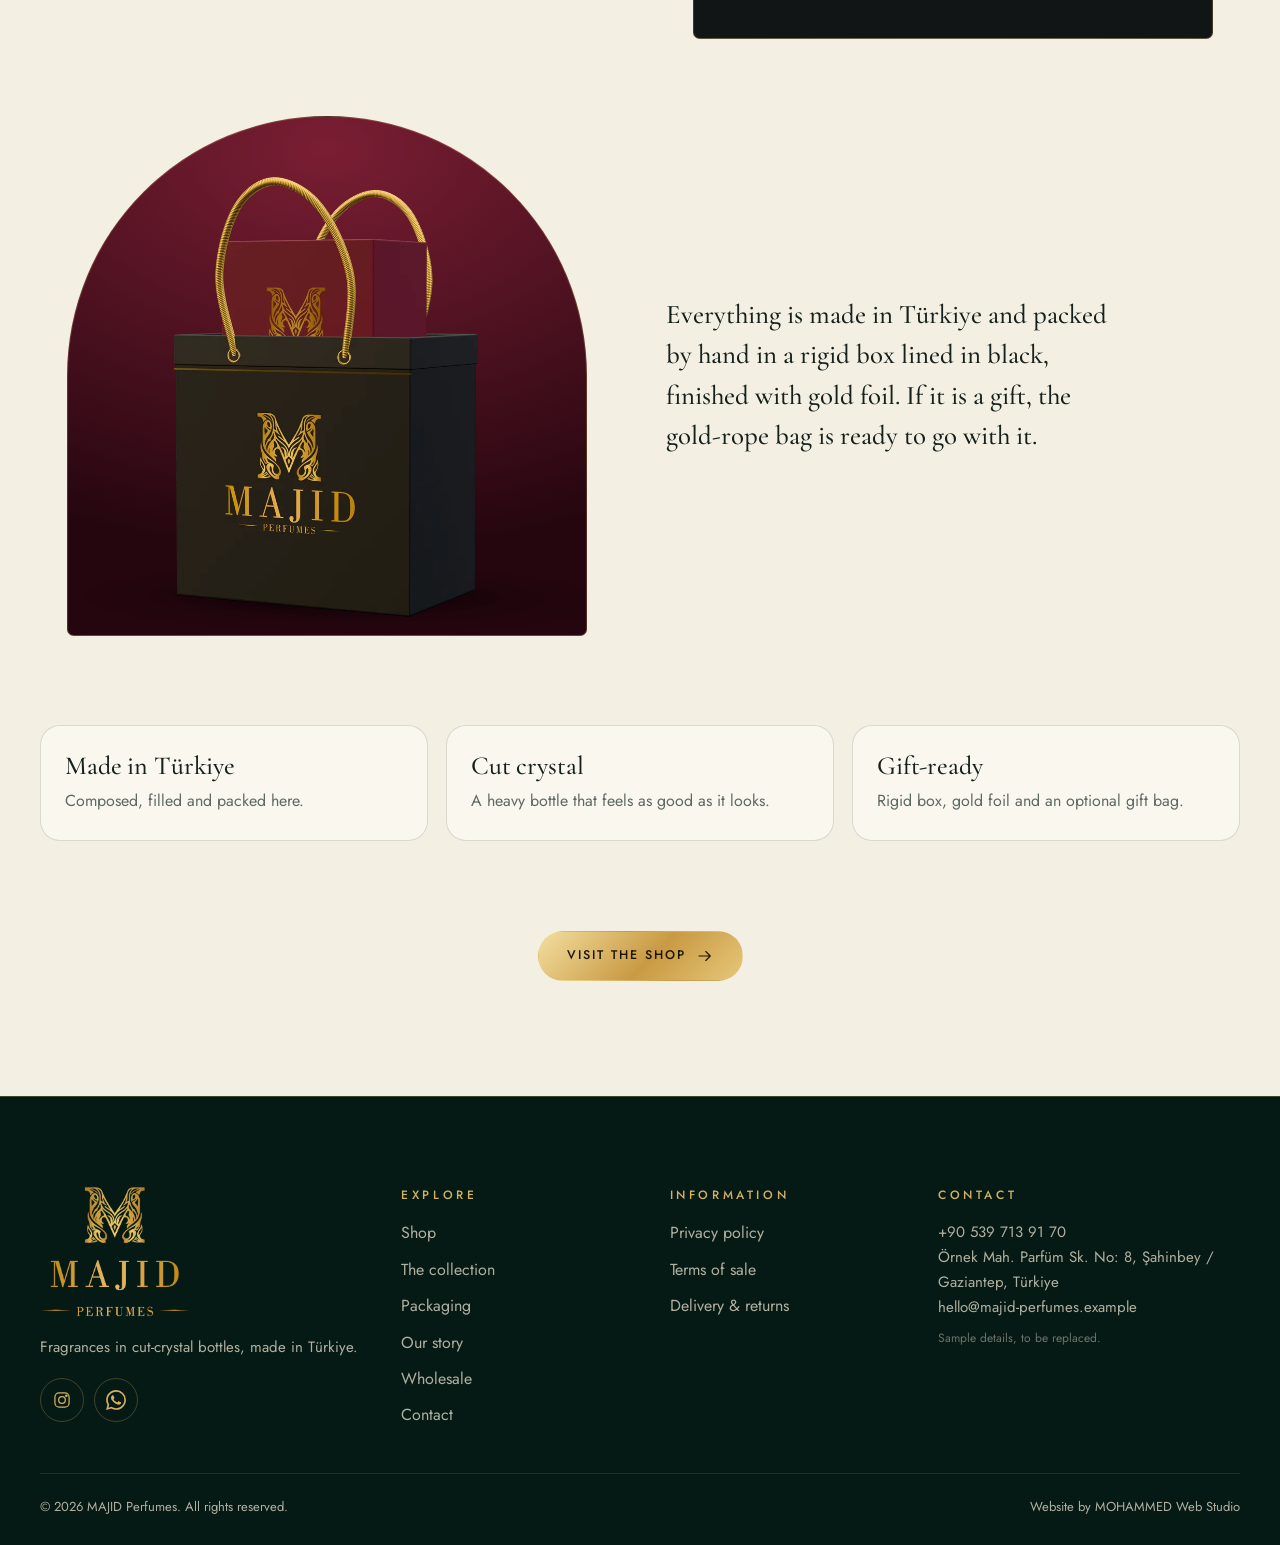
<file: story.html>
<!doctype html>
<html lang="en" dir="ltr">
<head>
<meta charset="utf-8">
<meta name="viewport" content="width=device-width, initial-scale=1, viewport-fit=cover">
<meta name="color-scheme" content="only light"><meta name="supported-color-schemes" content="light"><meta name="darkreader-lock">
<meta name="theme-color" content="#071f19">
<meta name="robots" content="noindex, nofollow">
<meta name="description" content="MAJID Perfumes">
<meta property="og:title" content="MAJID Perfumes"><meta property="og:type" content="website"><meta property="og:image" content="assets/img/og.jpg">
<title>MAJID Perfumes</title>
<link rel="icon" href="assets/img/favicon.png" type="image/png">
<link rel="apple-touch-icon" href="assets/img/apple-touch-icon.png">
<link rel="preload" href="assets/fonts/cormorant-garamond-latin-500.woff2" as="font" type="font/woff2" crossorigin>
<link rel="preload" href="assets/fonts/jost-latin-400.woff2" as="font" type="font/woff2" crossorigin>
<link rel="stylesheet" href="assets/fonts/fonts.css">
<link rel="stylesheet" href="css/main.css">
<noscript><style>.rv{opacity:1!important;transform:none!important}</style></noscript>
</head>
<body data-page="story" data-title="nav.story">
<a class="skip" href="#main">Skip to content</a>
<header class="hdr" id="hdr"></header>
<div class="menu" id="menu" aria-label="Menu"></div>
<main id="main">
<div class="story-page ivory-page" id="storyBody"></div>
</main>
<footer class="ftr" id="ftr"></footer>
<aside class="drawer" id="drawer" aria-hidden="true"></aside>
<script src="js/config.js"></script>
<script src="js/data.js"></script>
<script src="js/i18n.js"></script>
<script src="js/core.js" defer></script>
<script src="js/components.js" defer></script>
<script src="js/pages.js" defer></script>
</body>
</html>
</file>
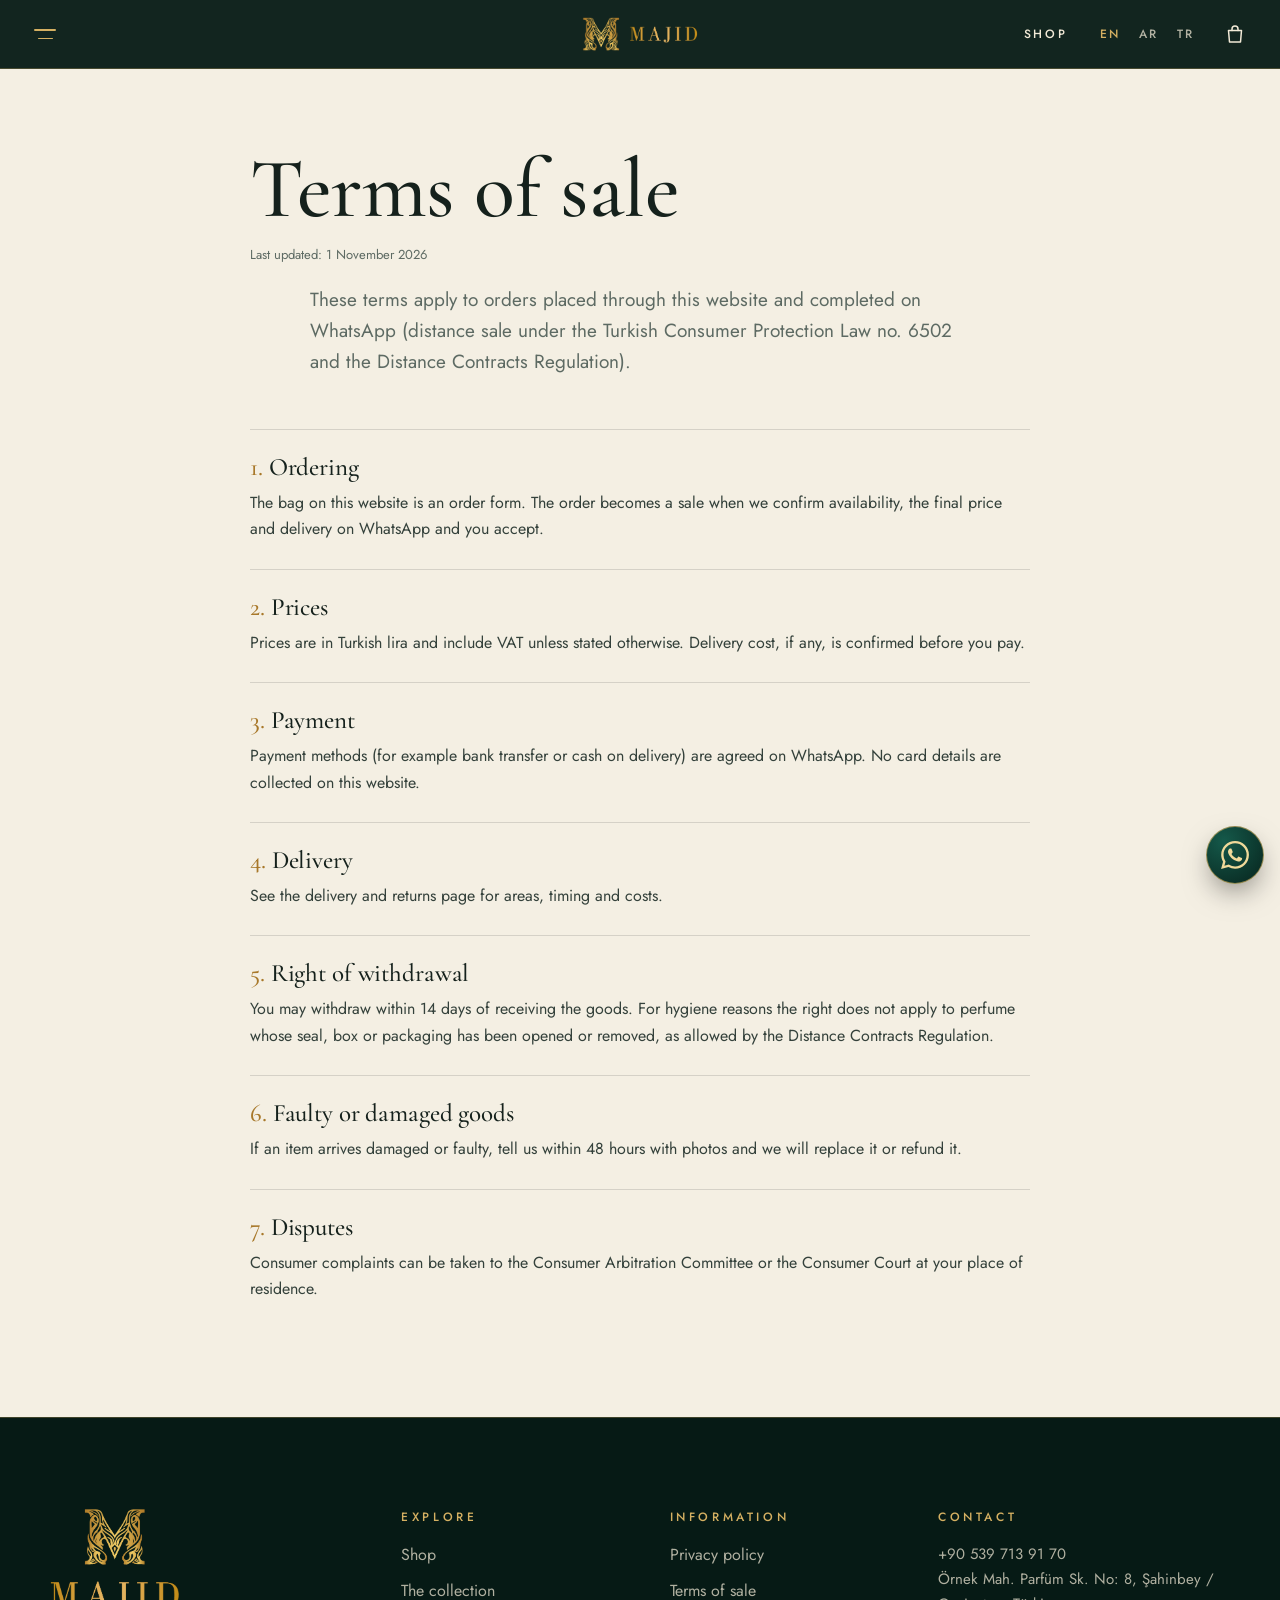
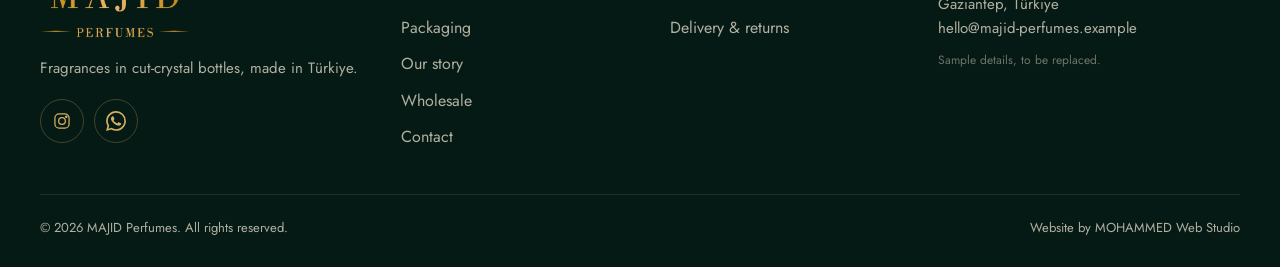
<file: terms.html>
<!doctype html>
<html lang="en" dir="ltr">
<head>
<meta charset="utf-8">
<meta name="viewport" content="width=device-width, initial-scale=1, viewport-fit=cover">
<meta name="color-scheme" content="only light"><meta name="supported-color-schemes" content="light"><meta name="darkreader-lock">
<meta name="theme-color" content="#071f19">
<meta name="robots" content="noindex, nofollow">
<meta name="description" content="MAJID Perfumes">
<meta property="og:title" content="MAJID Perfumes"><meta property="og:type" content="website"><meta property="og:image" content="assets/img/og.jpg">
<title>MAJID Perfumes</title>
<link rel="icon" href="assets/img/favicon.png" type="image/png">
<link rel="apple-touch-icon" href="assets/img/apple-touch-icon.png">
<link rel="preload" href="assets/fonts/cormorant-garamond-latin-500.woff2" as="font" type="font/woff2" crossorigin>
<link rel="preload" href="assets/fonts/jost-latin-400.woff2" as="font" type="font/woff2" crossorigin>
<link rel="stylesheet" href="assets/fonts/fonts.css">
<link rel="stylesheet" href="css/main.css">
<noscript><style>.rv{opacity:1!important;transform:none!important}</style></noscript>
</head>
<body data-page="legal" data-doc="terms">
<a class="skip" href="#main">Skip to content</a>
<header class="hdr" id="hdr"></header>
<div class="menu" id="menu" aria-label="Menu"></div>
<main id="main">
<div class="story-page ivory-page" id="legalBody"></div>
</main>
<footer class="ftr" id="ftr"></footer>
<aside class="drawer" id="drawer" aria-hidden="true"></aside>
<script src="js/config.js"></script>
<script src="js/data.js"></script>
<script src="js/i18n.js"></script>
<script src="js/core.js" defer></script>
<script src="js/components.js" defer></script>
<script src="js/pages.js" defer></script>
</body>
</html>
</file>
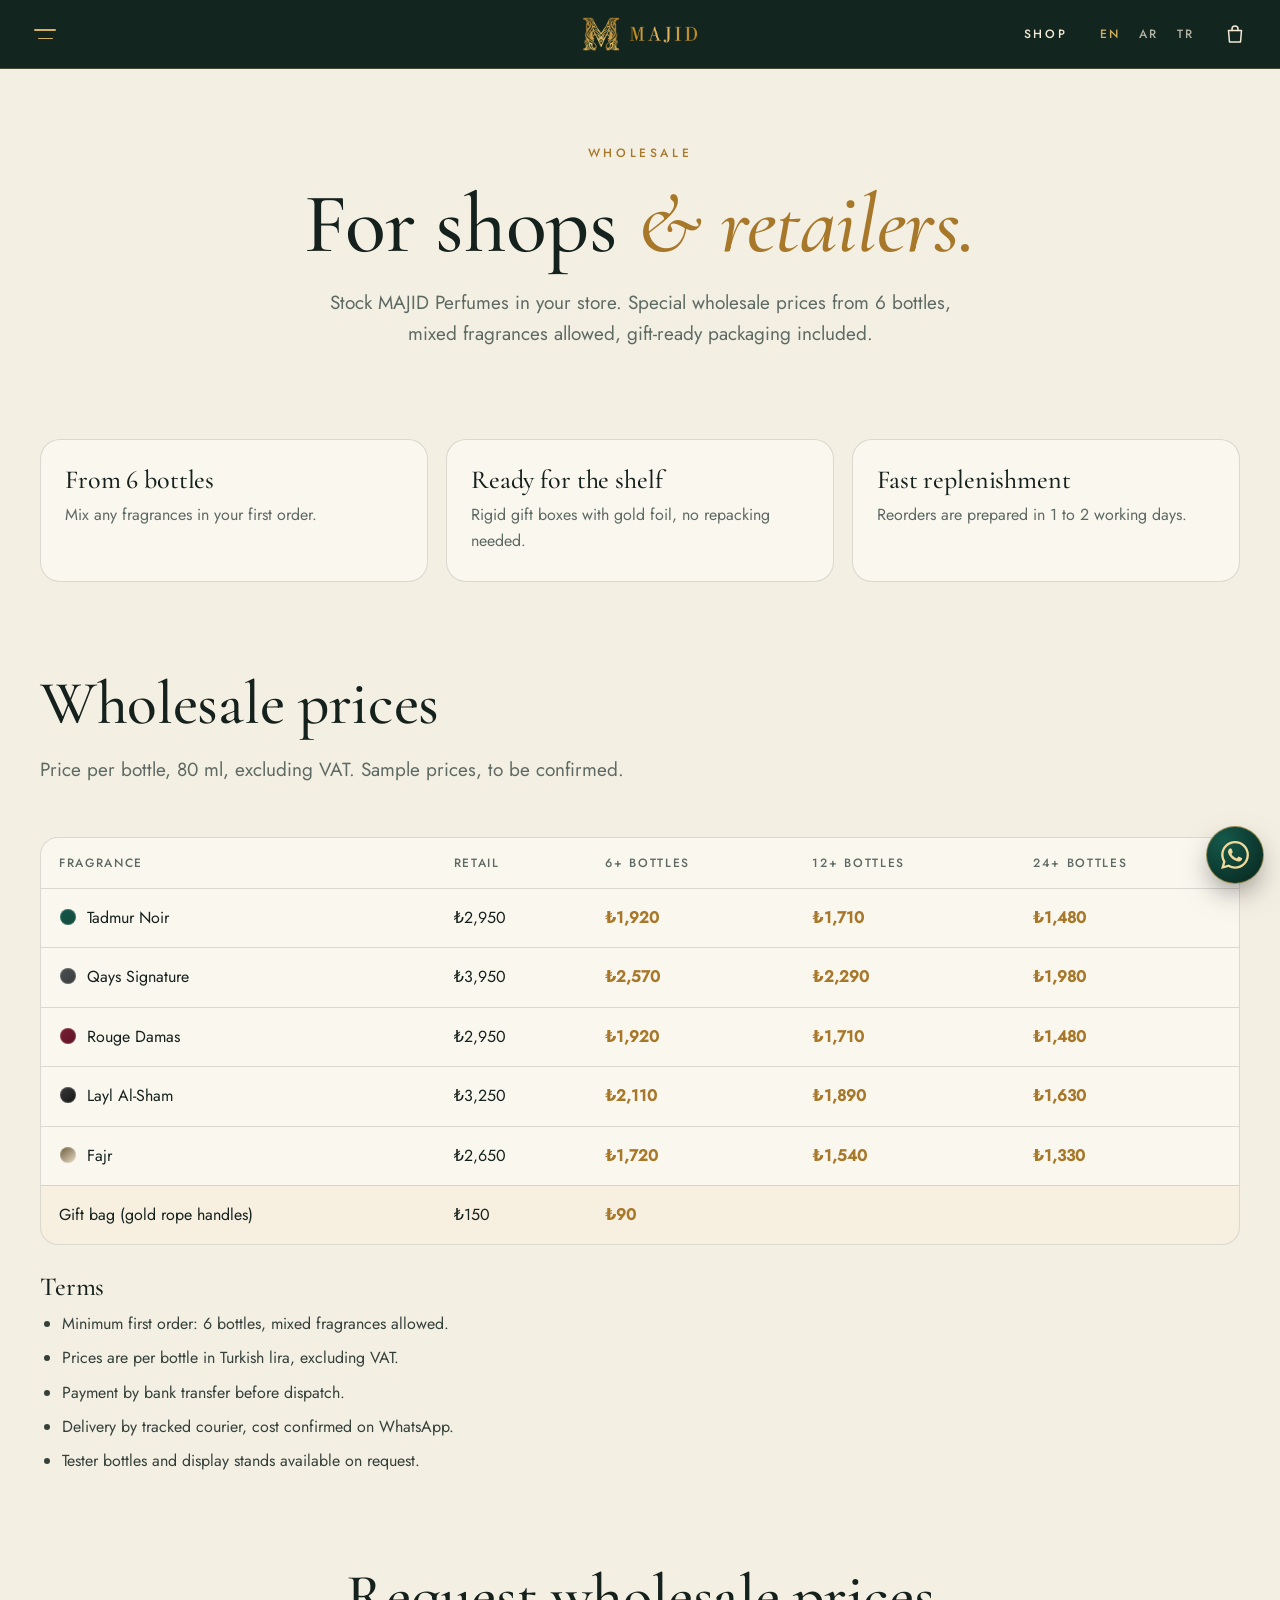
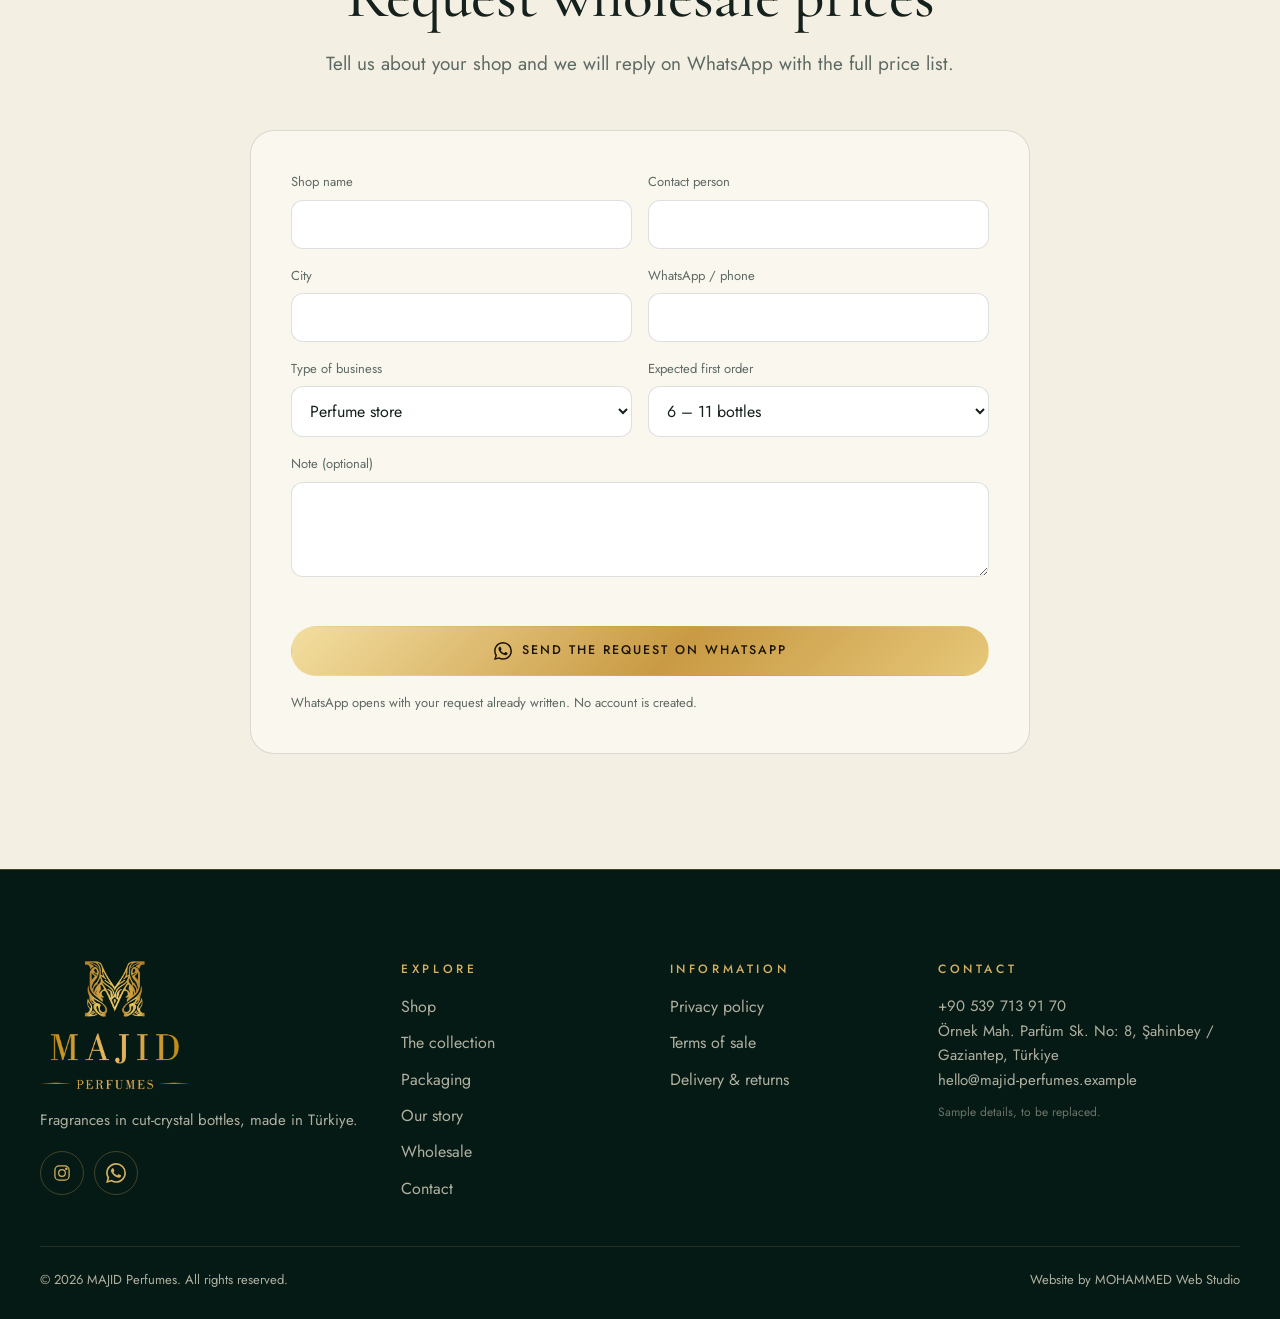
<file: wholesale.html>
<!doctype html>
<html lang="en" dir="ltr">
<head>
<meta charset="utf-8">
<meta name="viewport" content="width=device-width, initial-scale=1, viewport-fit=cover">
<meta name="color-scheme" content="only light"><meta name="supported-color-schemes" content="light"><meta name="darkreader-lock">
<meta name="theme-color" content="#071f19">
<meta name="robots" content="noindex, nofollow">
<meta name="description" content="MAJID Perfumes">
<meta property="og:title" content="MAJID Perfumes"><meta property="og:type" content="website"><meta property="og:image" content="assets/img/og.jpg">
<title>MAJID Perfumes</title>
<link rel="icon" href="assets/img/favicon.png" type="image/png">
<link rel="apple-touch-icon" href="assets/img/apple-touch-icon.png">
<link rel="preload" href="assets/fonts/cormorant-garamond-latin-500.woff2" as="font" type="font/woff2" crossorigin>
<link rel="preload" href="assets/fonts/jost-latin-400.woff2" as="font" type="font/woff2" crossorigin>
<link rel="stylesheet" href="assets/fonts/fonts.css">
<link rel="stylesheet" href="css/main.css">
<noscript><style>.rv{opacity:1!important;transform:none!important}</style></noscript>
</head>
<body data-page="wholesale" data-title="nav.wholesale">
<a class="skip" href="#main">Skip to content</a>
<header class="hdr" id="hdr"></header>
<div class="menu" id="menu" aria-label="Menu"></div>
<main id="main">
<div class="story-page ivory-page" id="wsBody"></div>
</main>
<footer class="ftr" id="ftr"></footer>
<aside class="drawer" id="drawer" aria-hidden="true"></aside>
<script src="js/config.js"></script>
<script src="js/data.js"></script>
<script src="js/i18n.js"></script>
<script src="js/core.js" defer></script>
<script src="js/components.js" defer></script>
<script src="js/pages.js" defer></script>
</body>
</html>
</file>
<file: assets/fonts/fonts.css>
@font-face {
  font-family: 'Cinzel';
  font-style: normal;
  font-weight: 400;
  font-display: swap;
  src: url(cinzel-latin-ext-400.woff2) format('woff2');
  unicode-range: U+0100-02BA, U+02BD-02C5, U+02C7-02CC, U+02CE-02D7, U+02DD-02FF, U+0304, U+0308, U+0329, U+1D00-1DBF, U+1E00-1E9F, U+1EF2-1EFF, U+2020, U+20A0-20AB, U+20AD-20C4, U+2113, U+2C60-2C7F, U+A720-A7FF;
}
@font-face {
  font-family: 'Cinzel';
  font-style: normal;
  font-weight: 400;
  font-display: swap;
  src: url(cinzel-latin-400.woff2) format('woff2');
  unicode-range: U+0000-00FF, U+0131, U+0152-0153, U+02BB-02BC, U+02C6, U+02DA, U+02DC, U+0304, U+0308, U+0329, U+2000-206F, U+20AC, U+2122, U+2191, U+2193, U+2212, U+2215, U+FEFF, U+FFFD;
}
@font-face {
  font-family: 'Cinzel';
  font-style: normal;
  font-weight: 500;
  font-display: swap;
  src: url(cinzel-latin-ext-500.woff2) format('woff2');
  unicode-range: U+0100-02BA, U+02BD-02C5, U+02C7-02CC, U+02CE-02D7, U+02DD-02FF, U+0304, U+0308, U+0329, U+1D00-1DBF, U+1E00-1E9F, U+1EF2-1EFF, U+2020, U+20A0-20AB, U+20AD-20C4, U+2113, U+2C60-2C7F, U+A720-A7FF;
}
@font-face {
  font-family: 'Cinzel';
  font-style: normal;
  font-weight: 500;
  font-display: swap;
  src: url(cinzel-latin-500.woff2) format('woff2');
  unicode-range: U+0000-00FF, U+0131, U+0152-0153, U+02BB-02BC, U+02C6, U+02DA, U+02DC, U+0304, U+0308, U+0329, U+2000-206F, U+20AC, U+2122, U+2191, U+2193, U+2212, U+2215, U+FEFF, U+FFFD;
}
@font-face {
  font-family: 'Cinzel';
  font-style: normal;
  font-weight: 600;
  font-display: swap;
  src: url(cinzel-latin-ext-600.woff2) format('woff2');
  unicode-range: U+0100-02BA, U+02BD-02C5, U+02C7-02CC, U+02CE-02D7, U+02DD-02FF, U+0304, U+0308, U+0329, U+1D00-1DBF, U+1E00-1E9F, U+1EF2-1EFF, U+2020, U+20A0-20AB, U+20AD-20C4, U+2113, U+2C60-2C7F, U+A720-A7FF;
}
@font-face {
  font-family: 'Cinzel';
  font-style: normal;
  font-weight: 600;
  font-display: swap;
  src: url(cinzel-latin-600.woff2) format('woff2');
  unicode-range: U+0000-00FF, U+0131, U+0152-0153, U+02BB-02BC, U+02C6, U+02DA, U+02DC, U+0304, U+0308, U+0329, U+2000-206F, U+20AC, U+2122, U+2191, U+2193, U+2212, U+2215, U+FEFF, U+FFFD;
}
@font-face {
  font-family: 'Cormorant Garamond';
  font-style: italic;
  font-weight: 400;
  font-display: swap;
  src: url(cormorant-garamond-latin-ext-400i.woff2) format('woff2');
  unicode-range: U+0100-02BA, U+02BD-02C5, U+02C7-02CC, U+02CE-02D7, U+02DD-02FF, U+0304, U+0308, U+0329, U+1D00-1DBF, U+1E00-1E9F, U+1EF2-1EFF, U+2020, U+20A0-20AB, U+20AD-20C4, U+2113, U+2C60-2C7F, U+A720-A7FF;
}
@font-face {
  font-family: 'Cormorant Garamond';
  font-style: italic;
  font-weight: 400;
  font-display: swap;
  src: url(cormorant-garamond-latin-400i.woff2) format('woff2');
  unicode-range: U+0000-00FF, U+0131, U+0152-0153, U+02BB-02BC, U+02C6, U+02DA, U+02DC, U+0304, U+0308, U+0329, U+2000-206F, U+20AC, U+2122, U+2191, U+2193, U+2212, U+2215, U+FEFF, U+FFFD;
}
@font-face {
  font-family: 'Cormorant Garamond';
  font-style: italic;
  font-weight: 500;
  font-display: swap;
  src: url(cormorant-garamond-latin-ext-500i.woff2) format('woff2');
  unicode-range: U+0100-02BA, U+02BD-02C5, U+02C7-02CC, U+02CE-02D7, U+02DD-02FF, U+0304, U+0308, U+0329, U+1D00-1DBF, U+1E00-1E9F, U+1EF2-1EFF, U+2020, U+20A0-20AB, U+20AD-20C4, U+2113, U+2C60-2C7F, U+A720-A7FF;
}
@font-face {
  font-family: 'Cormorant Garamond';
  font-style: italic;
  font-weight: 500;
  font-display: swap;
  src: url(cormorant-garamond-latin-500i.woff2) format('woff2');
  unicode-range: U+0000-00FF, U+0131, U+0152-0153, U+02BB-02BC, U+02C6, U+02DA, U+02DC, U+0304, U+0308, U+0329, U+2000-206F, U+20AC, U+2122, U+2191, U+2193, U+2212, U+2215, U+FEFF, U+FFFD;
}
@font-face {
  font-family: 'Cormorant Garamond';
  font-style: normal;
  font-weight: 400;
  font-display: swap;
  src: url(cormorant-garamond-latin-ext-400.woff2) format('woff2');
  unicode-range: U+0100-02BA, U+02BD-02C5, U+02C7-02CC, U+02CE-02D7, U+02DD-02FF, U+0304, U+0308, U+0329, U+1D00-1DBF, U+1E00-1E9F, U+1EF2-1EFF, U+2020, U+20A0-20AB, U+20AD-20C4, U+2113, U+2C60-2C7F, U+A720-A7FF;
}
@font-face {
  font-family: 'Cormorant Garamond';
  font-style: normal;
  font-weight: 400;
  font-display: swap;
  src: url(cormorant-garamond-latin-400.woff2) format('woff2');
  unicode-range: U+0000-00FF, U+0131, U+0152-0153, U+02BB-02BC, U+02C6, U+02DA, U+02DC, U+0304, U+0308, U+0329, U+2000-206F, U+20AC, U+2122, U+2191, U+2193, U+2212, U+2215, U+FEFF, U+FFFD;
}
@font-face {
  font-family: 'Cormorant Garamond';
  font-style: normal;
  font-weight: 500;
  font-display: swap;
  src: url(cormorant-garamond-latin-ext-500.woff2) format('woff2');
  unicode-range: U+0100-02BA, U+02BD-02C5, U+02C7-02CC, U+02CE-02D7, U+02DD-02FF, U+0304, U+0308, U+0329, U+1D00-1DBF, U+1E00-1E9F, U+1EF2-1EFF, U+2020, U+20A0-20AB, U+20AD-20C4, U+2113, U+2C60-2C7F, U+A720-A7FF;
}
@font-face {
  font-family: 'Cormorant Garamond';
  font-style: normal;
  font-weight: 500;
  font-display: swap;
  src: url(cormorant-garamond-latin-500.woff2) format('woff2');
  unicode-range: U+0000-00FF, U+0131, U+0152-0153, U+02BB-02BC, U+02C6, U+02DA, U+02DC, U+0304, U+0308, U+0329, U+2000-206F, U+20AC, U+2122, U+2191, U+2193, U+2212, U+2215, U+FEFF, U+FFFD;
}
@font-face {
  font-family: 'Cormorant Garamond';
  font-style: normal;
  font-weight: 600;
  font-display: swap;
  src: url(cormorant-garamond-latin-ext-600.woff2) format('woff2');
  unicode-range: U+0100-02BA, U+02BD-02C5, U+02C7-02CC, U+02CE-02D7, U+02DD-02FF, U+0304, U+0308, U+0329, U+1D00-1DBF, U+1E00-1E9F, U+1EF2-1EFF, U+2020, U+20A0-20AB, U+20AD-20C4, U+2113, U+2C60-2C7F, U+A720-A7FF;
}
@font-face {
  font-family: 'Cormorant Garamond';
  font-style: normal;
  font-weight: 600;
  font-display: swap;
  src: url(cormorant-garamond-latin-600.woff2) format('woff2');
  unicode-range: U+0000-00FF, U+0131, U+0152-0153, U+02BB-02BC, U+02C6, U+02DA, U+02DC, U+0304, U+0308, U+0329, U+2000-206F, U+20AC, U+2122, U+2191, U+2193, U+2212, U+2215, U+FEFF, U+FFFD;
}
@font-face {
  font-family: 'Jost';
  font-style: normal;
  font-weight: 300;
  font-display: swap;
  src: url(jost-latin-ext-300.woff2) format('woff2');
  unicode-range: U+0100-02BA, U+02BD-02C5, U+02C7-02CC, U+02CE-02D7, U+02DD-02FF, U+0304, U+0308, U+0329, U+1D00-1DBF, U+1E00-1E9F, U+1EF2-1EFF, U+2020, U+20A0-20AB, U+20AD-20C4, U+2113, U+2C60-2C7F, U+A720-A7FF;
}
@font-face {
  font-family: 'Jost';
  font-style: normal;
  font-weight: 300;
  font-display: swap;
  src: url(jost-latin-300.woff2) format('woff2');
  unicode-range: U+0000-00FF, U+0131, U+0152-0153, U+02BB-02BC, U+02C6, U+02DA, U+02DC, U+0304, U+0308, U+0329, U+2000-206F, U+20AC, U+2122, U+2191, U+2193, U+2212, U+2215, U+FEFF, U+FFFD;
}
@font-face {
  font-family: 'Jost';
  font-style: normal;
  font-weight: 400;
  font-display: swap;
  src: url(jost-latin-ext-400.woff2) format('woff2');
  unicode-range: U+0100-02BA, U+02BD-02C5, U+02C7-02CC, U+02CE-02D7, U+02DD-02FF, U+0304, U+0308, U+0329, U+1D00-1DBF, U+1E00-1E9F, U+1EF2-1EFF, U+2020, U+20A0-20AB, U+20AD-20C4, U+2113, U+2C60-2C7F, U+A720-A7FF;
}
@font-face {
  font-family: 'Jost';
  font-style: normal;
  font-weight: 400;
  font-display: swap;
  src: url(jost-latin-400.woff2) format('woff2');
  unicode-range: U+0000-00FF, U+0131, U+0152-0153, U+02BB-02BC, U+02C6, U+02DA, U+02DC, U+0304, U+0308, U+0329, U+2000-206F, U+20AC, U+2122, U+2191, U+2193, U+2212, U+2215, U+FEFF, U+FFFD;
}
@font-face {
  font-family: 'Jost';
  font-style: normal;
  font-weight: 500;
  font-display: swap;
  src: url(jost-latin-ext-500.woff2) format('woff2');
  unicode-range: U+0100-02BA, U+02BD-02C5, U+02C7-02CC, U+02CE-02D7, U+02DD-02FF, U+0304, U+0308, U+0329, U+1D00-1DBF, U+1E00-1E9F, U+1EF2-1EFF, U+2020, U+20A0-20AB, U+20AD-20C4, U+2113, U+2C60-2C7F, U+A720-A7FF;
}
@font-face {
  font-family: 'Jost';
  font-style: normal;
  font-weight: 500;
  font-display: swap;
  src: url(jost-latin-500.woff2) format('woff2');
  unicode-range: U+0000-00FF, U+0131, U+0152-0153, U+02BB-02BC, U+02C6, U+02DA, U+02DC, U+0304, U+0308, U+0329, U+2000-206F, U+20AC, U+2122, U+2191, U+2193, U+2212, U+2215, U+FEFF, U+FFFD;
}
@font-face {
  font-family: 'El Messiri';
  font-style: normal;
  font-weight: 500;
  font-display: swap;
  src: url(el-messiri-arabic-500.woff2) format('woff2');
  unicode-range: U+0600-06FF, U+0750-077F, U+0870-0891, U+0897-08E1, U+08E3-08FF, U+200C-200E, U+2010-2011, U+204F, U+2E41, U+FB50-FDFF, U+FE70-FE74, U+FE76-FEFC, U+102E0-102FB, U+10E60-10E7E, U+10EC2-10EC7, U+10EC9-10EEE, U+10EF0-10EFF, U+1EE00-1EE03, U+1EE05-1EE1F, U+1EE21-1EE22, U+1EE24, U+1EE27, U+1EE29-1EE32, U+1EE34-1EE37, U+1EE39, U+1EE3B, U+1EE42, U+1EE47, U+1EE49, U+1EE4B, U+1EE4D-1EE4F, U+1EE51-1EE52, U+1EE54, U+1EE57, U+1EE59, U+1EE5B, U+1EE5D, U+1EE5F, U+1EE61-1EE62, U+1EE64, U+1EE67-1EE6A, U+1EE6C-1EE72, U+1EE74-1EE77, U+1EE79-1EE7C, U+1EE7E, U+1EE80-1EE89, U+1EE8B-1EE9B, U+1EEA1-1EEA3, U+1EEA5-1EEA9, U+1EEAB-1EEBB, U+1EEF0-1EEF1;
}
@font-face {
  font-family: 'El Messiri';
  font-style: normal;
  font-weight: 500;
  font-display: swap;
  src: url(el-messiri-latin-ext-500.woff2) format('woff2');
  unicode-range: U+0100-02BA, U+02BD-02C5, U+02C7-02CC, U+02CE-02D7, U+02DD-02FF, U+0304, U+0308, U+0329, U+1D00-1DBF, U+1E00-1E9F, U+1EF2-1EFF, U+2020, U+20A0-20AB, U+20AD-20C4, U+2113, U+2C60-2C7F, U+A720-A7FF;
}
@font-face {
  font-family: 'El Messiri';
  font-style: normal;
  font-weight: 500;
  font-display: swap;
  src: url(el-messiri-latin-500.woff2) format('woff2');
  unicode-range: U+0000-00FF, U+0131, U+0152-0153, U+02BB-02BC, U+02C6, U+02DA, U+02DC, U+0304, U+0308, U+0329, U+2000-206F, U+20AC, U+2122, U+2191, U+2193, U+2212, U+2215, U+FEFF, U+FFFD;
}
@font-face {
  font-family: 'El Messiri';
  font-style: normal;
  font-weight: 600;
  font-display: swap;
  src: url(el-messiri-arabic-600.woff2) format('woff2');
  unicode-range: U+0600-06FF, U+0750-077F, U+0870-0891, U+0897-08E1, U+08E3-08FF, U+200C-200E, U+2010-2011, U+204F, U+2E41, U+FB50-FDFF, U+FE70-FE74, U+FE76-FEFC, U+102E0-102FB, U+10E60-10E7E, U+10EC2-10EC7, U+10EC9-10EEE, U+10EF0-10EFF, U+1EE00-1EE03, U+1EE05-1EE1F, U+1EE21-1EE22, U+1EE24, U+1EE27, U+1EE29-1EE32, U+1EE34-1EE37, U+1EE39, U+1EE3B, U+1EE42, U+1EE47, U+1EE49, U+1EE4B, U+1EE4D-1EE4F, U+1EE51-1EE52, U+1EE54, U+1EE57, U+1EE59, U+1EE5B, U+1EE5D, U+1EE5F, U+1EE61-1EE62, U+1EE64, U+1EE67-1EE6A, U+1EE6C-1EE72, U+1EE74-1EE77, U+1EE79-1EE7C, U+1EE7E, U+1EE80-1EE89, U+1EE8B-1EE9B, U+1EEA1-1EEA3, U+1EEA5-1EEA9, U+1EEAB-1EEBB, U+1EEF0-1EEF1;
}
@font-face {
  font-family: 'El Messiri';
  font-style: normal;
  font-weight: 600;
  font-display: swap;
  src: url(el-messiri-latin-ext-600.woff2) format('woff2');
  unicode-range: U+0100-02BA, U+02BD-02C5, U+02C7-02CC, U+02CE-02D7, U+02DD-02FF, U+0304, U+0308, U+0329, U+1D00-1DBF, U+1E00-1E9F, U+1EF2-1EFF, U+2020, U+20A0-20AB, U+20AD-20C4, U+2113, U+2C60-2C7F, U+A720-A7FF;
}
@font-face {
  font-family: 'El Messiri';
  font-style: normal;
  font-weight: 600;
  font-display: swap;
  src: url(el-messiri-latin-600.woff2) format('woff2');
  unicode-range: U+0000-00FF, U+0131, U+0152-0153, U+02BB-02BC, U+02C6, U+02DA, U+02DC, U+0304, U+0308, U+0329, U+2000-206F, U+20AC, U+2122, U+2191, U+2193, U+2212, U+2215, U+FEFF, U+FFFD;
}
@font-face {
  font-family: 'El Messiri';
  font-style: normal;
  font-weight: 700;
  font-display: swap;
  src: url(el-messiri-arabic-700.woff2) format('woff2');
  unicode-range: U+0600-06FF, U+0750-077F, U+0870-0891, U+0897-08E1, U+08E3-08FF, U+200C-200E, U+2010-2011, U+204F, U+2E41, U+FB50-FDFF, U+FE70-FE74, U+FE76-FEFC, U+102E0-102FB, U+10E60-10E7E, U+10EC2-10EC7, U+10EC9-10EEE, U+10EF0-10EFF, U+1EE00-1EE03, U+1EE05-1EE1F, U+1EE21-1EE22, U+1EE24, U+1EE27, U+1EE29-1EE32, U+1EE34-1EE37, U+1EE39, U+1EE3B, U+1EE42, U+1EE47, U+1EE49, U+1EE4B, U+1EE4D-1EE4F, U+1EE51-1EE52, U+1EE54, U+1EE57, U+1EE59, U+1EE5B, U+1EE5D, U+1EE5F, U+1EE61-1EE62, U+1EE64, U+1EE67-1EE6A, U+1EE6C-1EE72, U+1EE74-1EE77, U+1EE79-1EE7C, U+1EE7E, U+1EE80-1EE89, U+1EE8B-1EE9B, U+1EEA1-1EEA3, U+1EEA5-1EEA9, U+1EEAB-1EEBB, U+1EEF0-1EEF1;
}
@font-face {
  font-family: 'El Messiri';
  font-style: normal;
  font-weight: 700;
  font-display: swap;
  src: url(el-messiri-latin-ext-700.woff2) format('woff2');
  unicode-range: U+0100-02BA, U+02BD-02C5, U+02C7-02CC, U+02CE-02D7, U+02DD-02FF, U+0304, U+0308, U+0329, U+1D00-1DBF, U+1E00-1E9F, U+1EF2-1EFF, U+2020, U+20A0-20AB, U+20AD-20C4, U+2113, U+2C60-2C7F, U+A720-A7FF;
}
@font-face {
  font-family: 'El Messiri';
  font-style: normal;
  font-weight: 700;
  font-display: swap;
  src: url(el-messiri-latin-700.woff2) format('woff2');
  unicode-range: U+0000-00FF, U+0131, U+0152-0153, U+02BB-02BC, U+02C6, U+02DA, U+02DC, U+0304, U+0308, U+0329, U+2000-206F, U+20AC, U+2122, U+2191, U+2193, U+2212, U+2215, U+FEFF, U+FFFD;
}
@font-face {
  font-family: 'Tajawal';
  font-style: normal;
  font-weight: 500;
  font-display: swap;
  src: url(tajawal-arabic-500.woff2) format('woff2');
  unicode-range: U+0600-06FF, U+0750-077F, U+0870-0891, U+0897-08E1, U+08E3-08FF, U+200C-200E, U+2010-2011, U+204F, U+2E41, U+FB50-FDFF, U+FE70-FE74, U+FE76-FEFC, U+102E0-102FB, U+10E60-10E7E, U+10EC2-10EC7, U+10EC9-10EEE, U+10EF0-10EFF, U+1EE00-1EE03, U+1EE05-1EE1F, U+1EE21-1EE22, U+1EE24, U+1EE27, U+1EE29-1EE32, U+1EE34-1EE37, U+1EE39, U+1EE3B, U+1EE42, U+1EE47, U+1EE49, U+1EE4B, U+1EE4D-1EE4F, U+1EE51-1EE52, U+1EE54, U+1EE57, U+1EE59, U+1EE5B, U+1EE5D, U+1EE5F, U+1EE61-1EE62, U+1EE64, U+1EE67-1EE6A, U+1EE6C-1EE72, U+1EE74-1EE77, U+1EE79-1EE7C, U+1EE7E, U+1EE80-1EE89, U+1EE8B-1EE9B, U+1EEA1-1EEA3, U+1EEA5-1EEA9, U+1EEAB-1EEBB, U+1EEF0-1EEF1;
}
@font-face {
  font-family: 'Tajawal';
  font-style: normal;
  font-weight: 500;
  font-display: swap;
  src: url(tajawal-latin-500.woff2) format('woff2');
  unicode-range: U+0000-00FF, U+0131, U+0152-0153, U+02BB-02BC, U+02C6, U+02DA, U+02DC, U+0304, U+0308, U+0329, U+2000-206F, U+20AC, U+2122, U+2191, U+2193, U+2212, U+2215, U+FEFF, U+FFFD;
}
@font-face {
  font-family: 'Tajawal';
  font-style: normal;
  font-weight: 700;
  font-display: swap;
  src: url(tajawal-arabic-700.woff2) format('woff2');
  unicode-range: U+0600-06FF, U+0750-077F, U+0870-0891, U+0897-08E1, U+08E3-08FF, U+200C-200E, U+2010-2011, U+204F, U+2E41, U+FB50-FDFF, U+FE70-FE74, U+FE76-FEFC, U+102E0-102FB, U+10E60-10E7E, U+10EC2-10EC7, U+10EC9-10EEE, U+10EF0-10EFF, U+1EE00-1EE03, U+1EE05-1EE1F, U+1EE21-1EE22, U+1EE24, U+1EE27, U+1EE29-1EE32, U+1EE34-1EE37, U+1EE39, U+1EE3B, U+1EE42, U+1EE47, U+1EE49, U+1EE4B, U+1EE4D-1EE4F, U+1EE51-1EE52, U+1EE54, U+1EE57, U+1EE59, U+1EE5B, U+1EE5D, U+1EE5F, U+1EE61-1EE62, U+1EE64, U+1EE67-1EE6A, U+1EE6C-1EE72, U+1EE74-1EE77, U+1EE79-1EE7C, U+1EE7E, U+1EE80-1EE89, U+1EE8B-1EE9B, U+1EEA1-1EEA3, U+1EEA5-1EEA9, U+1EEAB-1EEBB, U+1EEF0-1EEF1;
}
@font-face {
  font-family: 'Tajawal';
  font-style: normal;
  font-weight: 700;
  font-display: swap;
  src: url(tajawal-latin-700.woff2) format('woff2');
  unicode-range: U+0000-00FF, U+0131, U+0152-0153, U+02BB-02BC, U+02C6, U+02DA, U+02DC, U+0304, U+0308, U+0329, U+2000-206F, U+20AC, U+2122, U+2191, U+2193, U+2212, U+2215, U+FEFF, U+FFFD;
}
</file>
<file: css/main.css>
/* MAJID Perfumes — one stylesheet. Colours are fixed on purpose: the page never follows a dark-mode setting. */
:root {
  color-scheme: only light;
  --ink: #061a15; --emerald: #0b2c24; --emerald2: #103a30; --gold: #d5b062; --gold2: #f0d99a; --gold3: #a8782a;
  --ivory: #f4efe3; --paper: #faf7ef; --text: #15211c; --muted: #5d6a63; --line: rgba(21, 33, 28, .14);
  --on: #f2ead7; --on2: rgba(242, 234, 215, .72); --hair: rgba(213, 176, 98, .28);
  --wrap: 1240px; --gut: clamp(18px, 4vw, 40px); --hdr: 68px;
  --serif: 'Cormorant Garamond', Georgia, serif; --sans: 'Jost', system-ui, sans-serif; --disp: 'Cinzel', serif;
  --ease: cubic-bezier(.2, .7, .2, 1);
}
html[lang=ar] { --serif: 'El Messiri', 'Cormorant Garamond', serif; --sans: 'Tajawal', 'Jost', system-ui, sans-serif; --disp: 'El Messiri', 'Cinzel', serif; }
html[lang=ar] body { font-weight: 500; }
html[lang=ar] h1, html[lang=ar] h2, html[lang=ar] h3, html[lang=ar] .c-name, html[lang=ar] .li .nm, html[lang=ar] .sc-name, html[lang=ar] .tag, html[lang=ar] .m-shop, html[lang=ar] .m-nav a, html[lang=ar] .acc summary, html[lang=ar] .lg h2 { font-weight: 700; }
html[lang=ar] h1 { font-size: clamp(42px, 6.4vw, 90px); line-height: 1.22; } html[lang=ar] h2 { font-size: clamp(34px, 4.8vw, 62px); line-height: 1.25; } html[lang=ar] h3 { font-size: clamp(24px, 2.3vw, 31px); line-height: 1.3; }
html[lang=ar] .c-name { font-size: clamp(26px, 2.4vw, 32px); line-height: 1.25; } html[lang=ar] .c-notes, html[lang=ar] .nl, html[lang=ar] .nt-r em { font-style: normal; font-weight: 600; font-size: 17px; }
html[lang=ar] .price, html[lang=ar] .c-price, html[lang=ar] .pr, html[lang=ar] .sum b { font-weight: 700; }
html[lang=ar] .btn, html[lang=ar] .eyebrow, html[lang=ar] .chipb, html[lang=ar] .pick .pl, html[lang=ar] .tier b, html[lang=ar] .dl, html[lang=ar] th { font-weight: 700; }
html[lang=ar] .sub, html[lang=ar] .lead, html[lang=ar] .desc { font-weight: 500; font-size: clamp(17px, 1.6vw, 20px); }
* { box-sizing: border-box; -webkit-tap-highlight-color: transparent; }
html { scroll-behavior: smooth; scroll-padding-top: var(--hdr); -webkit-text-size-adjust: 100%; background: var(--ink); }
html.noscroll { overflow: hidden; }
html, body { max-width: 100%; } body { margin: 0; background: var(--ink); color: var(--on); font: 400 16px/1.65 var(--sans); overflow-x: hidden; text-rendering: optimizeLegibility; -webkit-font-smoothing: antialiased; }
html[lang=ar] body { line-height: 1.9; }
img { display: block; max-width: 100%; height: auto; }
a { color: inherit; text-decoration: none; }
button { font: inherit; color: inherit; background: none; border: 0; cursor: pointer; padding: 0; }
ul, ol { margin: 0; padding: 0; }
h1, h2, h3, h4, p { margin: 0; }
bdi { unicode-bidi: isolate; }
:focus-visible { outline: 2px solid var(--gold); outline-offset: 3px; border-radius: 6px; }
.skip { position: absolute; left: -999px; top: 0; background: var(--gold); color: #111; padding: 10px 16px; z-index: 100; }
.skip:focus { left: 8px; top: 8px; }
.wrap { width: min(100% - 2 * var(--gut), var(--wrap)); margin-inline: auto; }
.narrow { width: min(100% - 2 * var(--gut), 780px); }
.center { text-align: center; }
html[lang=ar] p, html[lang=ar] h1, html[lang=ar] h2, html[lang=ar] h3, html[lang=ar] h4, html[lang=ar] li, html[lang=ar] label, html[lang=ar] summary, html[lang=ar] td, html[lang=ar] th, html[lang=ar] small { unicode-bidi: plaintext; text-align: left; }
html[lang=ar] .center, html[lang=ar] .center * { text-align: center; }

/* ---------- type ---------- */
h1, h2, h3 { font-family: var(--serif); font-weight: 500; line-height: 1.06; letter-spacing: -.005em; }
h1 { font-size: clamp(42px, 6.6vw, 92px); }
h2 { font-size: clamp(34px, 4.8vw, 62px); }
h3 { font-size: clamp(22px, 2.2vw, 30px); }
h1 em, h2 em { font-style: italic; color: var(--gold); font-weight: 500; }
.eyebrow { font: 500 12px/1.4 var(--sans); letter-spacing: .3em; text-transform: uppercase; color: var(--gold); margin-bottom: 18px; }
html[lang=ar] .eyebrow { letter-spacing: .04em; text-transform: none; font-size: 14px; }
.sub, .lead { color: var(--on2); font-size: clamp(16px, 1.5vw, 19px); max-width: 60ch; margin-top: 18px; }
.fine { font-size: 13px; color: var(--muted); }
.ivory, .ivory-page { background: var(--ivory); color: var(--text); }
.ivory .sub, .ivory-page .sub { color: var(--muted); }
.ivory h1 em, .ivory h2 em, .ivory-page h1 em, .ivory-page h2 em { color: var(--gold3); }
.ivory .eyebrow, .ivory-page .eyebrow { color: var(--gold3); }
.dark { background: var(--emerald); } .ink { background: var(--ink); }

/* ---------- buttons ---------- */
.btn { display: inline-flex; align-items: center; justify-content: center; gap: 10px; padding: 15px 28px; border-radius: 999px; font: 500 12.5px/1 var(--sans); letter-spacing: .16em; text-transform: uppercase; border: 1px solid transparent; cursor: pointer; transition: transform .35s var(--ease), box-shadow .35s, background .3s, color .3s, border-color .3s; white-space: nowrap; }
html[lang=ar] .btn { letter-spacing: 0; text-transform: none; font-size: 15px; }
.btn svg { width: 18px; height: 18px; flex: none; }
.btn.gold { background: linear-gradient(135deg, #f3dea0, #c99a43 55%, #e6c779); color: #1b1406; }
.btn.gold:hover { transform: translateY(-2px); box-shadow: 0 12px 28px -10px rgba(213, 176, 98, .6); }
.btn.line { border-color: var(--hair); color: var(--on); }
.btn.line:hover { border-color: var(--gold); background: rgba(213, 176, 98, .08); }
.ivory .btn.line, .ivory-page .btn.line { color: var(--text); border-color: var(--line); }
.btn.dark { background: var(--emerald); color: var(--on); }
.btn.dark:hover { transform: translateY(-2px); background: var(--emerald2); }
.btn.big { padding: 19px 44px; font-size: 13px; }
.btn.mini { padding: 10px 14px; font-size: 11px; letter-spacing: .1em; }
.btn.mini svg { width: 15px; height: 15px; }
.btn.wide { width: 100%; }
.btn.ok { background: var(--emerald2); color: var(--gold2); }
.link { color: var(--muted); text-decoration: underline; text-underline-offset: 3px; font-size: 14px; margin-top: 10px; }

/* ---------- header + menu ---------- */
.hdr { position: fixed; inset: 0 0 auto 0; z-index: 60; transition: background .4s, border-color .4s; border-bottom: 1px solid transparent; }
.hdr.solid { background: rgba(6, 26, 21, .94); border-color: var(--hair); }
.hdr-in { height: var(--hdr); display: flex; align-items: center; justify-content: space-between; padding-inline: max(14px, env(safe-area-inset-left)); position: relative; }
.ib { width: 46px; height: 46px; display: grid; place-items: center; border-radius: 50%; position: relative; transition: background .3s; }
.ib:hover { background: rgba(213, 176, 98, .12); }
.ib svg { width: 24px; height: 24px; }
.burger { gap: 0; align-content: center; justify-items: center; }
.burger i { display: block; width: 22px; height: 1.6px; background: var(--gold); border-radius: 2px; transition: transform .45s var(--ease); }
.burger i + i { margin-top: 7px; width: 15px; align-self: center; }
.burger.open i:first-child { transform: translateY(4.3px) rotate(45deg); } .burger.open i + i { width: 22px; transform: translateY(-4.3px) rotate(-45deg); }
.logo { position: absolute; left: 50%; top: 50%; translate: -50% -50%; display: flex; align-items: center; gap: 10px; }
.logo .lm { height: 34px; width: auto; } .logo .lw { height: 17px; width: auto; }
.hdr-r { display: flex; align-items: center; gap: 4px; }
.shoplink { display: none; font: 500 12px var(--sans); letter-spacing: .22em; text-transform: uppercase; padding: 0 14px; color: var(--on); }
html[lang=ar] .shoplink { letter-spacing: 0; font-size: 15px; text-transform: none; }
.langs { display: none; gap: 2px; margin-inline: 6px; }
.langs button, .m-langs button { font: 500 12px var(--sans); letter-spacing: .12em; padding: 8px 9px; color: var(--on2); border-radius: 8px; }
.langs button.on, .m-langs button.on { color: var(--gold); }
.bagbtn .count { position: absolute; top: 5px; right: 3px; min-width: 18px; height: 18px; padding: 0 4px; border-radius: 9px; background: var(--gold); color: #1b1406; font: 600 11px/18px var(--sans); text-align: center; transform: scale(0); transition: transform .3s var(--ease); }
.bagbtn .count.on { transform: scale(1); }
.bagbtn.bump { animation: bump .5s var(--ease); }
@keyframes bump { 40% { transform: scale(1.18); } }
@media (min-width: 900px) { .shoplink { display: block; } .langs { display: flex; } .hdr-in { padding-inline: 22px; } }

.menu { position: fixed; inset: 0; z-index: 55; background: radial-gradient(90% 70% at 85% 10%, #123f34, var(--ink) 70%); padding: calc(var(--hdr) + 24px) var(--gut) 28px; visibility: hidden; clip-path: circle(0 at 36px 34px); transition: clip-path .7s var(--ease), visibility 0s .7s; overflow-y: auto; }
.menu.open { visibility: visible; clip-path: circle(150% at 36px 34px); transition: clip-path .8s var(--ease); }
.menu-in { width: min(100%, 760px); margin: 0 auto; display: grid; gap: 8px; }
.menu a, .menu .m-langs { opacity: 0; translate: 0 18px; transition: opacity .6s var(--ease), translate .7s var(--ease); }
.menu.open a, .menu.open .m-langs { opacity: 1; translate: 0 0; }
.m-shop { display: flex; justify-content: space-between; align-items: center; font: 500 clamp(44px, 9vw, 76px)/1.1 var(--serif); padding: 10px 0 14px; border-bottom: 1px solid var(--hair); color: var(--gold2); }
.m-shop small svg { width: 36px; height: 36px; color: var(--gold); }
.m-nav { display: grid; margin-top: 8px; }
.m-nav a { font: 500 clamp(28px, 5.2vw, 40px)/1.2 var(--serif); padding: 12px 0; border-bottom: 1px solid rgba(213, 176, 98, .12); }
.m-nav a:hover { color: var(--gold2); }
.menu.open .m-nav a:nth-child(1) { transition-delay: .12s; } .menu.open .m-nav a:nth-child(2) { transition-delay: .17s; } .menu.open .m-nav a:nth-child(3) { transition-delay: .22s; } .menu.open .m-nav a:nth-child(4) { transition-delay: .27s; } .menu.open .m-nav a:nth-child(5) { transition-delay: .32s; }
.m-langs { display: flex; gap: 6px; margin-top: 18px; }
.m-langs button { font-size: 14px; letter-spacing: .04em; padding: 10px 14px; border: 1px solid var(--hair); }
.m-langs button.on { background: rgba(213, 176, 98, .12); }
.m-foot { display: flex; flex-wrap: wrap; gap: 22px; margin-top: 18px; color: var(--on2); }
.m-foot a { display: inline-flex; gap: 8px; align-items: center; } .m-foot svg { width: 20px; height: 20px; color: var(--gold); }

/* ---------- hero ---------- */
.hero { position: relative; min-height: 100svh; padding: calc(var(--hdr) + 18px) 0 56px; display: grid; align-items: center; overflow: hidden; background: radial-gradient(80% 70% at 72% 42%, #14503f 0%, #0a2a22 45%, var(--ink) 100%); }
.hero-bg .glow { position: absolute; width: 70vmax; height: 70vmax; right: -18vmax; top: 6%; border-radius: 50%; background: radial-gradient(circle, rgba(240, 217, 154, .13), transparent 62%); animation: breathe 9s ease-in-out infinite; }
@keyframes breathe { 50% { transform: scale(1.08); opacity: .8; } }
.dust { position: absolute; inset: 0; pointer-events: none; overflow: hidden; }
.dust i { position: absolute; bottom: -12px; width: var(--s); height: var(--s); border-radius: 50%; background: radial-gradient(circle, #f6e3a8, rgba(246, 227, 168, 0) 70%); opacity: 0; animation: rise var(--d) linear var(--dl) infinite; will-change: transform, opacity; }
@keyframes rise { 0% { transform: translate3d(0, 0, 0); opacity: 0; } 12% { opacity: .85; } 85% { opacity: .5; } 100% { transform: translate3d(var(--dx), -105svh, 0); opacity: 0; } }
.hero-grid { position: relative; display: grid; gap: clamp(8px, 3vw, 40px); align-items: center; }
.hero-copy { display: grid; justify-items: start; }
.hero h1 { margin-top: 4px; }
.hero .lead { margin-top: 22px; }
.cta { display: flex; flex-wrap: wrap; gap: 12px; margin-top: 32px; }
.hero-facts { list-style: none; display: flex; flex-wrap: wrap; gap: 8px 26px; margin-top: 34px; color: var(--on2); font-size: 13px; letter-spacing: .08em; }
.hero-facts li { display: flex; align-items: center; gap: 9px; } .hero-facts li::before { content: ''; width: 5px; height: 5px; background: var(--gold); transform: rotate(45deg); }
.hero-art { order: -1; display: grid; place-items: center; }
.hero-art-in { position: relative; width: min(100%, 640px); aspect-ratio: 1; translate: 0 var(--hy, 0); scale: var(--hs, 1); }
.h-arch { position: absolute; inset: 4% 14% 0; border: 1px solid var(--hair); border-bottom: 0; border-radius: 999px 999px 0 0; background: linear-gradient(180deg, rgba(213, 176, 98, .1), transparent 72%); }
.h-bottle { position: absolute; inset: 0; width: 100%; height: 100%; object-fit: contain; }
.h-chip { position: absolute; left: 50%; translate: -50% 0; bottom: 1%; white-space: nowrap; display: flex; align-items: center; gap: 12px; padding: 12px 16px 12px 18px; border-radius: 999px; background: rgba(6, 26, 21, .78); border: 1px solid var(--hair); font-size: 13px; transition: border-color .3s; }
.h-chip:hover { border-color: var(--gold); }
.h-chip b { display: block; font: 500 17px var(--serif); } .h-chip span { color: var(--on2); font-size: 12px; } .h-chip svg { width: 18px; height: 18px; color: var(--gold); }
.cue { position: absolute; left: 50%; bottom: 14px; width: 22px; height: 38px; border: 1px solid var(--hair); border-radius: 12px; translate: -50% 0; display: none; }
.cue i { position: absolute; left: 50%; top: 7px; width: 3px; height: 7px; margin-left: -1.5px; border-radius: 2px; background: var(--gold); animation: cue 1.8s ease-in-out infinite; }
@keyframes cue { 0% { opacity: 0; transform: translateY(0); } 30% { opacity: 1; } 100% { opacity: 0; transform: translateY(14px); } }
@media (min-width: 900px) { .hero-grid { grid-template-columns: 1.02fr .98fr; } .hero-art { order: 0; } .cue { display: block; } }
@media (max-width: 899px) { .hero { padding-bottom: 40px; } .hero-art-in { width: min(88vw, 460px); margin-bottom: -4vw; } .h-chip { bottom: 4%; } }

.marquee { padding: 0 !important; border-block: 1px solid var(--hair); background: var(--ink); overflow: hidden; content-visibility: visible; }
.mq { overflow: hidden; } .mq-t { display: flex; width: max-content; align-items: center; gap: 34px; padding: 18px 0; animation: mq 46s linear infinite; font: 500 13px var(--disp); letter-spacing: .3em; text-transform: uppercase; color: var(--gold); white-space: nowrap; }
html[lang=ar] .mq-t { letter-spacing: .06em; font-size: 17px; text-transform: none; }
.mq-t i { width: 6px; height: 6px; background: var(--gold); transform: rotate(45deg); opacity: .6; }
@keyframes mq { to { transform: translateX(-50%); } }

/* ---------- sections ---------- */
.sec { position: relative; padding: clamp(76px, 11vw, 144px) 0; content-visibility: auto; contain-intrinsic-size: auto 900px; }
.sec.off *, .sec.off *::before, .sec.off *::after { animation-play-state: paused !important; }
.sec-h { margin-bottom: clamp(34px, 5vw, 64px); display: grid; justify-items: center; text-align: center; }
.sec-h.left { justify-items: start; text-align: left; }
.sec-h .sub { margin-inline: auto; } .sec-h.left .sub { margin-inline: 0; }
.rv { opacity: 0; transform: translate3d(0, 28px, 0); transition: opacity .95s var(--ease), transform .95s var(--ease); transition-delay: calc(var(--i, 0) * 90ms); }
.rv.in { opacity: 1; transform: none; }
.cards .rv:nth-child(2) { --i: 1; } .cards .rv:nth-child(3) { --i: 2; } .cards .rv:nth-child(4) { --i: 3; } .cards .rv:nth-child(5) { --i: 4; }
@media (prefers-reduced-motion: reduce) { *, *::before, *::after { animation: none !important; transition-duration: .01ms !important; } .rv { opacity: 1; transform: none; } html { scroll-behavior: auto; } }

/* ---------- cards ---------- */
.cards { display: grid; grid-template-columns: repeat(auto-fill, minmax(250px, 1fr)); gap: clamp(18px, 2.2vw, 30px); }
#homeCards { grid-template-columns: repeat(4, 1fr); margin-bottom: clamp(36px, 5vw, 64px); }
.card { display: flex; flex-direction: column; gap: 14px; color: var(--text); }
.c-link { display: block; }
.frame { position: relative; aspect-ratio: 1 / 1.05; border-radius: 999px 999px 22px 22px; overflow: hidden; background: radial-gradient(120% 78% at 50% 6%, var(--b1), var(--b2)); border: 1px solid rgba(213, 176, 98, .22); transition: transform .6s var(--ease), box-shadow .6s; }
.c-art, .c-art img { position: absolute; inset: 0; width: 100%; height: 100%; }
.c-art img { object-fit: cover; object-position: 50% 54%; transition: opacity .6s var(--ease), transform .8s var(--ease); }
.c-art .v-b { opacity: 0; }
.hov { position: absolute; left: 50%; bottom: 14px; translate: -50% 8px; padding: 6px 14px; font: 500 11px var(--sans); letter-spacing: .18em; text-transform: uppercase; color: var(--gold2); background: rgba(6, 26, 21, .7); border-radius: 999px; opacity: 0; transition: opacity .4s, translate .4s var(--ease); }
html[lang=ar] .hov { letter-spacing: 0; text-transform: none; font-size: 13px; }
@media (hover: hover) { .card:hover .frame { transform: translateY(-6px); box-shadow: 0 26px 50px -24px rgba(6, 26, 21, .7); } .card:hover .v-b { opacity: 1; } .card:hover .v-a { opacity: 0; } .card:hover .hov { opacity: 1; translate: -50% 0; } }
.c-name { font: 500 clamp(26px, 2.4vw, 32px)/1.1 var(--serif); margin-top: 6px; }
.c-meta { font-size: 12px; letter-spacing: .16em; text-transform: uppercase; color: var(--gold3); margin-top: 2px; }
html[lang=ar] .c-meta { letter-spacing: 0; text-transform: none; font-size: 14px; }
.c-notes { font: italic 500 17px/1.4 var(--serif); color: var(--muted); min-height: 2.8em; }
.c-row { display: flex; align-items: center; justify-content: space-between; gap: 10px; margin-top: auto; padding-top: 4px; }
.c-price { font: 500 24px var(--serif); }
.card .btn.mini { background: var(--emerald); color: var(--on); } .card .btn.mini:hover { background: var(--emerald2); transform: none; }
.card .btn.mini.ok { color: var(--gold2); }
@media (max-width: 999px) { #homeCards { grid-template-columns: repeat(2, 1fr); } }
@media (max-width: 639px) {
  #homeCards { display: flex; overflow-x: auto; scroll-snap-type: x mandatory; gap: 14px; margin-inline: calc(var(--gut) * -1); padding: 0 var(--gut) 10px; scrollbar-width: none; overscroll-behavior-x: contain; }
  #homeCards::-webkit-scrollbar { display: none; } #homeCards .card { flex: 0 0 76%; scroll-snap-align: center; }
  #shopGrid { grid-template-columns: 1fr 1fr; gap: 14px; } #shopGrid .c-notes { display: none; } #shopGrid .c-price { font-size: 20px; } #shopGrid .btn.mini span { display: none; } #shopGrid .c-name { font-size: 23px; }
}

/* ---------- showcase (three views) ---------- */
.sc-grid { display: grid; gap: clamp(30px, 5vw, 76px); align-items: center; }
@media (min-width: 960px) { .sc-grid { grid-template-columns: .86fr 1.14fr; } }
.sc-copy .sub { margin-top: 18px; }
.swatches { display: flex; gap: 12px; margin-top: 26px; flex-wrap: wrap; } .swatches.center { justify-content: center; margin: 0 0 30px; }
.sw { width: 36px; height: 36px; border-radius: 50%; padding: 3px; border: 1px solid transparent; transition: border-color .3s, transform .3s var(--ease); }
.sw i { display: block; width: 100%; height: 100%; border-radius: 50%; background: linear-gradient(140deg, var(--s1), var(--s2)); box-shadow: inset 0 0 0 1px rgba(255, 255, 255, .18); }
.sw.on { border-color: var(--gold); } .sw:hover { transform: scale(1.1); }
.sw.mini { display: inline-block; width: 18px; height: 18px; padding: 0; margin-inline-end: 10px; vertical-align: -3px; pointer-events: none; }
.sc-name { font: italic 500 26px var(--serif); color: var(--gold2); margin-top: 18px; }
.sc-points { list-style: none; margin-top: 22px; display: grid; gap: 4px; }
.sc-points li { padding: 14px 18px; border-inline-start: 2px solid rgba(213, 176, 98, .2); cursor: pointer; transition: border-color .3s, background .3s; display: grid; gap: 2px; }
.sc-points li b { font: 500 21px var(--serif); } .sc-points li span { color: var(--on2); font-size: 15px; }
.sc-points li.on { border-color: var(--gold); background: linear-gradient(90deg, rgba(213, 176, 98, .1), transparent); }
.sc-points li:hover { background: rgba(213, 176, 98, .06); }

/* gallery */
.gal { display: grid; gap: 14px; }
.g-stage { position: relative; aspect-ratio: 1; border-radius: 999px 999px 26px 26px; overflow: hidden; background: radial-gradient(120% 78% at 50% 6%, var(--b1), var(--b2)); border: 1px solid var(--hair); touch-action: pan-y; user-select: none; }
.g-slide { position: absolute; inset: 0; opacity: 0; transition: opacity .55s var(--ease); pointer-events: none; }
.g-slide.on { opacity: 1; pointer-events: auto; }
.g-slide img { width: 100%; height: 100%; object-fit: cover; -webkit-user-drag: none; }
.g-nav { position: absolute; top: 50%; translate: 0 -50%; width: 44px; height: 44px; border-radius: 50%; background: rgba(6, 26, 21, .55); border: 1px solid var(--hair); display: grid; place-items: center; color: var(--gold2); opacity: .0; transition: opacity .3s, background .3s; }
.g-nav svg { width: 20px; height: 20px; } .g-nav.prev { left: 12px; } .g-nav.next { right: 12px; }
.g-stage:hover .g-nav, .g-nav:focus-visible { opacity: 1; } @media (hover: none) { .g-nav { opacity: .9; width: 38px; height: 38px; } }
.g-pick { display: grid; grid-template-columns: repeat(3, 1fr); gap: 12px; }
.pick { display: grid; gap: 8px; justify-items: center; opacity: .62; transition: opacity .3s; }
.pick .pt { display: block; width: 100%; aspect-ratio: 1; border-radius: 16px; overflow: hidden; background: radial-gradient(120% 90% at 50% 0%, var(--b1), var(--b2)); border: 1px solid rgba(213, 176, 98, .22); transition: border-color .3s, transform .4s var(--ease); }
.pick img { width: 100%; height: 100%; object-fit: cover; }
.pick .pl { font: 500 12px var(--sans); letter-spacing: .14em; text-transform: uppercase; color: var(--on2); }
html[lang=ar] .pick .pl { letter-spacing: 0; text-transform: none; font-size: 14px; }
.pick:hover { opacity: 1; } .pick.on { opacity: 1; } .pick.on .pt { border-color: var(--gold); transform: translateY(-3px); } .pick.on .pl { color: var(--gold2); }

/* ---------- anatomy ---------- */
.anat { display: grid; gap: clamp(30px, 5vw, 70px); align-items: center; }
@media (min-width: 960px) { .anat { grid-template-columns: 1.02fr .98fr; } }
.a-stage { position: relative; aspect-ratio: 4 / 5; width: min(100%, 560px); margin-inline: auto; border-radius: 999px 999px 28px 28px; overflow: hidden; background: radial-gradient(100% 70% at 50% 14%, var(--b1), var(--b2)); border: 1px solid var(--hair); --px: 0; --py: 0; }
.halo { position: absolute; left: 50%; top: 46%; width: 86%; aspect-ratio: 1; translate: calc(-50% + var(--px) * -10px) calc(-50% + var(--py) * -10px); border-radius: 50%; background: radial-gradient(circle, rgba(255, 233, 168, .26), transparent 64%); transition: translate .25s ease-out; }
.band { position: absolute; left: 0; right: 0; display: grid; grid-template-columns: 1fr 32% 1fr; align-items: center; padding: 0 5%; border-top: 1px solid rgba(213, 176, 98, .18); translate: calc(var(--px) * 7px) calc(var(--py) * 3px); transition: translate .25s ease-out, opacity .9s var(--ease), transform 1s var(--ease); }
.b-top { top: 8%; height: 32%; background: linear-gradient(180deg, rgba(255, 255, 255, .0), rgba(255, 255, 255, .035)); } .b-heart { top: 40%; height: 31%; background: rgba(255, 255, 255, .06); } .b-base { top: 71%; height: 29%; background: rgba(0, 0, 0, .22); }
.anat:not(.in) .band { opacity: 0; transform: translateY(18px); } .b-heart { transition-delay: 0s, .15s, .15s; } .b-base { transition-delay: 0s, .3s, .3s; }
.tier b { display: block; font: 500 11px var(--disp); letter-spacing: .22em; text-transform: uppercase; color: var(--gold); }
html[lang=ar] .tier b { letter-spacing: 0; font-size: 16px; text-transform: none; }
.tier small { display: block; font-size: 11px; color: var(--on2); margin-top: 3px; line-height: 1.35; }
.nl { list-style: none; grid-column: 3; font: italic 500 clamp(14px, 1.45vw, 19px)/1.5 var(--serif); display: grid; gap: 1px; }
.nl li { display: flex; align-items: center; gap: 8px; } .nl i { width: 7px; height: 7px; border-radius: 50%; background: var(--c); flex: none; box-shadow: 0 0 8px var(--c); }
.a-bottle { position: absolute; left: 50%; bottom: 1%; width: 90%; height: auto; translate: calc(-50% + var(--px) * -14px) calc(var(--py) * -9px); transition: translate .25s ease-out, opacity 1s var(--ease); }
.anat:not(.in) .a-bottle { opacity: 0; }
.a-side { display: grid; gap: 34px; }
.dials { display: grid; grid-template-columns: repeat(3, 1fr); gap: 14px; }
.dial { display: grid; gap: 10px; justify-items: center; text-align: center; }
.d-ring { position: relative; width: 100%; max-width: 124px; aspect-ratio: 1; }
.d-ring svg { width: 100%; height: 100%; transform: rotate(-90deg); }
.trk { fill: none; stroke: rgba(255, 255, 255, .12); stroke-width: 3; } .val { fill: none; stroke: var(--gold); stroke-width: 3; stroke-linecap: round; stroke-dasharray: 100; stroke-dashoffset: 100; transition: stroke-dashoffset 1.7s var(--ease) .35s; }
.anat.in .val { stroke-dashoffset: calc(100 - var(--p)); }
.dv { position: absolute; inset: 0; display: grid; place-content: center; text-align: center; } .dv b { font: 500 25px/1 var(--serif); } .dv small { font-size: 11px; color: var(--on2); letter-spacing: .08em; }
.dl { font: 500 11px var(--sans); letter-spacing: .2em; text-transform: uppercase; color: var(--on2); } html[lang=ar] .dl { letter-spacing: 0; text-transform: none; font-size: 14px; }
.wear h4 { font: 500 12px var(--sans); letter-spacing: .3em; text-transform: uppercase; color: var(--gold); margin-bottom: 14px; } html[lang=ar] .wear h4 { letter-spacing: 0; font-size: 15px; text-transform: none; }
.w-row { display: grid; grid-template-columns: 96px 1fr; gap: 14px; align-items: center; padding: 14px 0; border-top: 1px solid rgba(213, 176, 98, .16); }
.w-l { font-size: 13px; color: var(--on2); } .w-i { display: flex; flex-wrap: wrap; gap: 10px; }
.ico { display: grid; justify-items: center; gap: 4px; width: 62px; color: rgba(242, 234, 215, .28); } .ico svg { width: 26px; height: 26px; } .ico em { font-style: normal; font-size: 11px; } .ico.on { color: var(--gold2); }
.w-c { display: flex; flex-wrap: wrap; gap: 8px; } .chip { padding: 7px 14px; border: 1px solid var(--hair); border-radius: 999px; font-size: 13px; color: var(--on); }

/* ---------- lineup, steps, teasers ---------- */
.line-art { max-width: 1100px; margin-inline: auto; border-radius: 24px; overflow: hidden; background: radial-gradient(90% 100% at 50% 0%, #14503f, #07201a); border: 1px solid rgba(213, 176, 98, .25); }
.line-art img { width: 100%; height: auto; }
.ws-t { display: flex; flex-wrap: wrap; align-items: center; justify-content: space-between; gap: 22px; padding: 30px clamp(22px, 4vw, 48px); border: 1px solid var(--hair); border-radius: 22px; background: linear-gradient(120deg, rgba(213, 176, 98, .1), transparent 60%); }
.ws-teaser { padding: clamp(40px, 6vw, 72px) 0; } .ws-t h2 { font-size: clamp(26px, 3.2vw, 40px); } .ws-t p { color: var(--on2); margin-top: 6px; }
.st3 { list-style: none; display: grid; gap: clamp(22px, 3vw, 40px); }
@media (min-width: 800px) { .st3 { grid-template-columns: repeat(3, 1fr); } }
.st3 li { padding: 28px 26px 30px; border: 1px solid var(--line); border-radius: 22px; background: var(--paper); }
.st3 li span { display: inline-grid; place-items: center; width: 42px; height: 42px; border-radius: 50%; background: var(--emerald); color: var(--gold2); font: 500 20px var(--serif); margin-bottom: 18px; }
.st3 h3 { margin-bottom: 8px; } .st3 p { color: var(--muted); }
.story-t { text-align: center; } .story-t .btn { margin-top: 30px; } .story-t .sub { margin-inline: auto; }

/* ---------- shop ---------- */
.page-top { padding: calc(var(--hdr) + clamp(36px, 6vw, 80px)) 0 clamp(36px, 5vw, 64px); content-visibility: visible; }
.page-top .sec-h { margin-bottom: 0; }
.shop-sec { padding-top: clamp(40px, 5vw, 64px); }
.shop-bar { display: flex; flex-wrap: wrap; align-items: center; gap: 14px 22px; margin-bottom: 34px; color: var(--text); }
.chips { display: flex; flex-wrap: wrap; gap: 8px; } .chipb { padding: 10px 18px; border: 1px solid var(--line); border-radius: 999px; font: 500 13px var(--sans); letter-spacing: .06em; transition: all .3s; } .chipb:hover { border-color: var(--gold3); }
.chipb.on { background: var(--emerald); color: var(--gold2); border-color: var(--emerald); }
.sortb { display: inline-flex; align-items: center; gap: 10px; margin-inline-start: auto; font-size: 13px; color: var(--muted); }
select, input:not([type=checkbox]), textarea { font: 400 16px var(--sans); color: var(--text); background: #fff; border: 1px solid var(--line); border-radius: 12px; padding: 12px 14px; width: 100%; transition: border-color .3s, box-shadow .3s; }
.sortb select { width: auto; padding: 9px 12px; } select:focus, input:not([type=checkbox]):focus, textarea:focus { outline: none; border-color: var(--gold3); box-shadow: 0 0 0 3px rgba(168, 120, 42, .15); }
.cnt { font-size: 13px; color: var(--muted); }
.help { margin-top: clamp(40px, 6vw, 70px); display: flex; flex-wrap: wrap; align-items: center; justify-content: space-between; gap: 22px; padding: 30px clamp(22px, 4vw, 46px); border-radius: 24px; background: var(--paper); border: 1px solid var(--line); color: var(--text); } .help h3 { font-size: 28px; } .help p { color: var(--muted); margin-top: 4px; }

/* ---------- product ---------- */
.pd { background: var(--ink); }
.pd-grid { display: grid; gap: clamp(28px, 5vw, 80px); padding-top: calc(var(--hdr) + clamp(20px, 3vw, 44px)); padding-bottom: clamp(56px, 8vw, 100px); }
@media (min-width: 960px) { .pd-grid { grid-template-columns: minmax(0, 1.04fr) minmax(0, .96fr); } .pd-gal { position: sticky; top: calc(var(--hdr) + 22px); align-self: start; } }
.crumbs a { display: inline-flex; align-items: center; gap: 6px; color: var(--on2); font-size: 14px; } .crumbs svg { width: 16px; height: 16px; } .crumbs a:hover { color: var(--gold2); }
.pd-info { display: grid; align-content: start; gap: 0; } .pd-info .eyebrow { margin: 22px 0 10px; }
.pd-info h1 { font-size: clamp(44px, 5.6vw, 76px); } .tag { font: italic 500 clamp(20px, 2vw, 26px)/1.35 var(--serif); color: var(--gold2); margin-top: 10px; }
.price { font: 500 clamp(32px, 3.4vw, 44px) var(--serif); margin-top: 18px; } .desc { color: var(--on2); margin-top: 16px; max-width: 56ch; font-size: 17px; }
.nt { margin-top: 28px; padding: 22px 0 6px; border-top: 1px solid var(--hair); } .nt h4 { font: 500 12px var(--sans); letter-spacing: .3em; text-transform: uppercase; color: var(--gold); margin-bottom: 14px; } html[lang=ar] .nt h4 { letter-spacing: 0; font-size: 15px; text-transform: none; }
.nt-r { display: grid; grid-template-columns: 84px 1fr; gap: 12px; padding: 9px 0; align-items: baseline; } .nt-r b { font: 500 11px var(--disp); letter-spacing: .2em; text-transform: uppercase; color: var(--on2); } html[lang=ar] .nt-r b { letter-spacing: 0; font-size: 15px; text-transform: none; }
.nt-r span { display: flex; flex-wrap: wrap; gap: 6px 16px; } .nt-r em { font: italic 500 19px var(--serif); display: inline-flex; align-items: center; gap: 8px; } .nt-r i { width: 7px; height: 7px; border-radius: 50%; background: var(--c); box-shadow: 0 0 8px var(--c); }
.opts { display: grid; gap: 14px; margin-top: 24px; }
.gift { display: flex; align-items: center; gap: 12px; cursor: pointer; font-size: 14px; color: var(--on2); }
.gift { position: relative; } .gift input { position: absolute; left: 0; top: 0; width: 22px; height: 22px; opacity: 0; pointer-events: none; }
.gift i { flex: none; width: 22px; height: 22px; border-radius: 7px; border: 1px solid var(--hair); display: grid; place-items: center; color: transparent; transition: all .3s; } .gift i svg { width: 15px; height: 15px; }
.gift input:checked + i { background: var(--gold); border-color: var(--gold); color: #1b1406; } .gift input:focus-visible + i { outline: 2px solid var(--gold); outline-offset: 2px; }
.gift.big { padding: 16px 18px; border: 1px solid var(--hair); border-radius: 16px; } .gift.big b { display: block; font: 500 15px var(--sans); color: var(--on); } .gift.big small { color: var(--on2); font-size: 13px; }
.qrow { display: flex; align-items: center; justify-content: space-between; font-size: 14px; color: var(--on2); }
.qty { display: inline-flex; align-items: center; border: 1px solid var(--hair); border-radius: 999px; } .qty button { width: 40px; height: 40px; display: grid; place-items: center; } .qty button svg { width: 16px; height: 16px; } .qty b { min-width: 34px; text-align: center; font-weight: 500; }
.buy { display: grid; gap: 12px; margin-top: 24px; }
.acc { margin-top: 30px; border-top: 1px solid var(--hair); } .acc details { border-bottom: 1px solid var(--hair); } .acc summary { list-style: none; cursor: pointer; padding: 18px 0; font: 500 21px var(--serif); display: flex; justify-content: space-between; } .acc summary::-webkit-details-marker { display: none; }
.acc summary::after { content: '+'; color: var(--gold); font: 300 26px/1 var(--sans); transition: transform .3s; } .acc details[open] summary::after { transform: rotate(45deg); } .acc p { color: var(--on2); padding-bottom: 18px; max-width: 56ch; }
.anat-sec { background: var(--emerald); } .rel { background: var(--ivory); color: var(--text); } .rel h2 { color: var(--text); }
.buybar { display: none; }
@media (max-width: 959px) {
  .buybar { display: flex; position: fixed; inset: auto 0 0 0; z-index: 45; padding: 10px max(14px, env(safe-area-inset-left)) calc(10px + env(safe-area-inset-bottom)); background: rgba(6, 26, 21, .96); border-top: 1px solid var(--hair); align-items: center; justify-content: space-between; gap: 12px; }
  .buybar b { display: block; font: 500 20px var(--serif); line-height: 1.1; } .buybar span { font-size: 14px; color: var(--gold2); } .buybar .btn { padding: 14px 22px; }
  body.has-buybar .wa-fab { bottom: calc(86px + env(safe-area-inset-bottom)); } body.has-buybar .ftr { padding-bottom: 80px; }
}

/* ---------- story / contact / legal / wholesale pages ---------- */
.story-page { padding: calc(var(--hdr) + clamp(36px, 6vw, 80px)) 0 clamp(60px, 9vw, 120px); min-height: 70vh; }
.story-page .sec-h { margin-bottom: clamp(28px, 4vw, 52px); }
.st-rows { display: grid; gap: clamp(40px, 6vw, 90px); margin-top: clamp(20px, 4vw, 50px); }
.st-row { display: grid; gap: clamp(24px, 4vw, 70px); align-items: center; }
@media (min-width: 860px) { .st-row { grid-template-columns: 1fr 1fr; } .st-row.alt .st-img { order: 2; } }
.st-img { aspect-ratio: 1; border-radius: 999px 999px 26px 26px; overflow: hidden; background: radial-gradient(120% 78% at 50% 6%, var(--b1), var(--b2)); border: 1px solid rgba(213, 176, 98, .25); max-width: 520px; width: 100%; margin-inline: auto; } .st-img img { width: 100%; height: 100%; object-fit: cover; }
.st-row p { font: 500 clamp(20px, 2.1vw, 27px)/1.5 var(--serif); color: var(--text); max-width: 34ch; }
.vals { display: grid; gap: 18px; margin-top: clamp(50px, 7vw, 90px); } @media (min-width: 800px) { .vals { grid-template-columns: repeat(3, 1fr); } }
.val { padding: 26px 24px; border: 1px solid var(--line); border-radius: 20px; background: var(--paper); } .val h3 { font-size: 26px; margin-bottom: 8px; } .val p { color: var(--muted); }
.story-page .center { margin-top: clamp(40px, 6vw, 70px); }
.ct-grid { display: grid; gap: 14px; grid-template-columns: repeat(auto-fit, minmax(260px, 1fr)); }
.ct { display: flex; gap: 16px; align-items: center; padding: 22px; border: 1px solid var(--line); border-radius: 20px; background: var(--paper); color: var(--text); transition: transform .35s var(--ease), border-color .3s; }
a.ct:hover { transform: translateY(-3px); border-color: var(--gold3); } .ct-i { flex: none; width: 46px; height: 46px; border-radius: 50%; background: var(--emerald); color: var(--gold2); display: grid; place-items: center; } .ct-i svg { width: 22px; height: 22px; }
.ct small { display: block; color: var(--muted); font-size: 12px; letter-spacing: .12em; text-transform: uppercase; } .ct b { font-weight: 500; font-size: 17px; overflow-wrap: anywhere; }
.legal .sec-h { justify-items: start; text-align: left; } .upd { color: var(--muted); font-size: 13px; margin-top: 10px; }
.lg { list-style: none; counter-reset: s; display: grid; gap: 26px; margin-top: 10px; } .lg li { counter-increment: s; padding-top: 22px; border-top: 1px solid var(--line); }
.lg h2 { font: 500 25px var(--serif); margin-bottom: 8px; } .lg h2::before { content: counter(s) '. '; color: var(--gold3); } .lg p { color: #34413b; }
.tbl { overflow-x: auto; border: 1px solid var(--line); border-radius: 18px; background: var(--paper); }
table { width: 100%; border-collapse: collapse; min-width: 560px; color: var(--text); }
th, td { padding: 16px 18px; text-align: left; border-bottom: 1px solid var(--line); white-space: nowrap; } th { font: 500 12px var(--sans); letter-spacing: .14em; text-transform: uppercase; color: var(--muted); } html[lang=ar] th { letter-spacing: 0; text-transform: none; font-size: 14px; }
td b { font-weight: 600; color: var(--gold3); } tbody tr:last-child td { border-bottom: 0; } .gt td { background: rgba(213, 176, 98, .1); }
.terms { margin-top: 28px; } .terms h3 { font-size: 26px; margin-bottom: 10px; } .terms ul { padding-inline-start: 22px; color: #34413b; display: grid; gap: 8px; }
.ws-form-w { margin-top: clamp(50px, 7vw, 90px); }
.wsf { display: grid; gap: 16px; grid-template-columns: 1fr; padding: clamp(22px, 4vw, 40px); border: 1px solid var(--line); border-radius: 24px; background: var(--paper); } @media (min-width: 700px) { .wsf { grid-template-columns: 1fr 1fr; } } .wsf .full { grid-column: 1 / -1; }
label { display: grid; gap: 7px; font-size: 13px; color: var(--muted); } .err { color: #a3302a; font-size: 14px; min-height: 1.2em; }

/* ---------- bag drawer ---------- */
.drawer { position: fixed; inset: 0; z-index: 80; visibility: hidden; transition: visibility 0s .5s; }
.drawer.open { visibility: visible; transition: none; }
.dr-back { position: absolute; inset: 0; background: rgba(3, 12, 9, .62); opacity: 0; transition: opacity .5s; } .drawer.open .dr-back { opacity: 1; }
.dr-panel { position: absolute; top: 0; right: 0; bottom: 0; width: min(450px, 100%); background: var(--paper); color: var(--text); transform: translateX(102%); transition: transform .55s var(--ease); display: flex; flex-direction: column; }
.drawer.open .dr-panel { transform: none; }
.dr-panel header { display: flex; align-items: center; justify-content: space-between; padding: 14px 14px 14px 24px; border-bottom: 1px solid var(--line); } .dr-panel h2 { font-size: 30px; } .dr-panel .ib:hover { background: rgba(21, 33, 28, .06); }
.dr-body { flex: 1; overflow-y: auto; padding: 8px 24px; overscroll-behavior: contain; } .dr-panel footer { padding: 16px 24px calc(18px + env(safe-area-inset-bottom)); border-top: 1px solid var(--line); display: grid; gap: 10px; background: #fff; }
.dr-empty { display: grid; gap: 22px; justify-items: center; text-align: center; padding: 70px 10px; color: var(--muted); }
.lines { list-style: none; } .cline { display: grid; grid-template-columns: 84px 1fr 28px; gap: 14px; padding: 18px 0; border-bottom: 1px solid var(--line); }
.cline .th { display: block; width: 84px; aspect-ratio: 1; border-radius: 16px; overflow: hidden; background: radial-gradient(120% 90% at 50% 0%, var(--b1), var(--b2)); } .cline .th img { width: 100%; height: 100%; object-fit: cover; }
.li { display: grid; gap: 4px; align-content: start; } .li .nm { font: 500 22px/1.1 var(--serif); } .li .ty { font-size: 12px; color: var(--gold3); letter-spacing: .1em; text-transform: uppercase; } html[lang=ar] .li .ty { letter-spacing: 0; text-transform: none; font-size: 14px; }
.cline .gift { color: var(--muted); } .cline .gift i { border-color: var(--line); } .cline .gift bdi { color: var(--gold3); }
.qr { display: flex; align-items: center; justify-content: space-between; margin-top: 6px; } .cline .qty { border-color: var(--line); } .cline .qty button { width: 34px; height: 34px; } .pr { font: 500 20px var(--serif); }
.rm { width: 28px; height: 28px; color: var(--muted); display: grid; place-items: center; } .rm svg { width: 16px; height: 16px; } .rm:hover { color: #a3302a; }
.sum { display: flex; align-items: baseline; justify-content: space-between; } .sum span { color: var(--muted); } .sum b { font: 500 28px var(--serif); }
.dr-form { display: grid; gap: 14px; padding: 12px 0 8px; } .dr-form h3 { font-size: 26px; }
.dr-panel .btn.line { color: var(--text); border-color: var(--line); } .dr-panel .btn.line:hover { border-color: var(--gold3); background: transparent; }

/* ---------- footer + floating WhatsApp ---------- */
.ftr { background: var(--ink); border-top: 1px solid var(--hair); padding: clamp(50px, 7vw, 90px) 0 0; }
.ftr-grid { display: grid; gap: 36px; } @media (min-width: 860px) { .ftr-grid { grid-template-columns: 1.4fr 1fr 1fr 1.3fr; } }
.ftr .fl { width: 150px; margin-bottom: 18px; } .ftr p, .ftr address { color: var(--on2); font-style: normal; font-size: 15px; } .ftr .sample { font-size: 12px; opacity: .6; margin-top: 10px; }
.ftr h4 { font: 500 12px var(--sans); letter-spacing: .3em; text-transform: uppercase; color: var(--gold); margin-bottom: 16px; } html[lang=ar] .ftr h4 { letter-spacing: 0; font-size: 15px; text-transform: none; }
.ftr ul { list-style: none; display: grid; gap: 10px; } .ftr li a { color: var(--on2); transition: color .3s; } .ftr li a:hover { color: var(--gold2); }
.soc { display: flex; gap: 10px; margin-top: 18px; } .soc a { width: 44px; height: 44px; border: 1px solid var(--hair); border-radius: 50%; display: grid; place-items: center; color: var(--gold); transition: background .3s; } .soc a:hover { background: rgba(213, 176, 98, .12); } .soc svg { width: 20px; height: 20px; }
.ftr-base { display: flex; flex-wrap: wrap; justify-content: space-between; gap: 10px 20px; margin-top: 44px; padding: 22px 0 28px; border-top: 1px solid rgba(213, 176, 98, .14); font-size: 13px; color: var(--on2); } .credit:hover { color: var(--gold2); }
.wa-fab { position: fixed; right: max(16px, env(safe-area-inset-right)); bottom: calc(16px + env(safe-area-inset-bottom)); z-index: 40; width: 58px; height: 58px; border-radius: 50%; display: grid; place-items: center; color: var(--gold2); background: radial-gradient(circle at 30% 25%, #15594a, #07241d); border: 1px solid rgba(213, 176, 98, .65); box-shadow: 0 12px 30px -8px rgba(0, 0, 0, .55); transition: transform .35s var(--ease); }
.wa-fab:hover { transform: scale(1.07); } .wa-fab svg { width: 28px; height: 28px; }
.wa-fab::after { content: ''; position: absolute; inset: -1px; border-radius: 50%; border: 1px solid var(--gold); animation: ping 3.2s ease-out infinite; opacity: 0; }
@keyframes ping { 0% { transform: scale(1); opacity: .7; } 70%, 100% { transform: scale(1.55); opacity: 0; } }

@media (max-width: 639px) {
  .line-art { overflow-x: auto; scrollbar-width: none; -webkit-overflow-scrolling: touch; } .line-art::-webkit-scrollbar { display: none; } .line-art img { width: 760px; max-width: none; }
  .w-row { grid-template-columns: 70px 1fr; gap: 8px; } .w-i { flex-wrap: nowrap; gap: 4px; } .ico { width: 54px; } .ico em { font-size: 10px; }
}

body:not([data-page=home]) .hdr { background: rgba(6, 26, 21, .95); border-color: var(--hair); }
.vals + .wrap, .ws-b + .wrap { margin-top: clamp(50px, 7vw, 90px); }

/* phone numbers and prices never mirror inside Arabic text */
[dir=ltr], .num, bdi { unicode-bidi: isolate; }
.num, .ct b[dir=ltr], address [dir=ltr] { direction: ltr; text-align: left; }
.m-foot .num { opacity: .8; }
</file>
<file: assets/fonts/fonts-spec.css>
@font-face {
  font-family: 'Markazi Text';
  font-style: normal;
  font-weight: 600;
  font-display: swap;
  src: url(markazi-text-arabic-600.woff2) format('woff2');
  unicode-range: U+0600-06FF, U+0750-077F, U+0870-0891, U+0897-08E1, U+08E3-08FF, U+200C-200E, U+2010-2011, U+204F, U+2E41, U+FB50-FDFF, U+FE70-FE74, U+FE76-FEFC, U+102E0-102FB, U+10E60-10E7E, U+10EC2-10EC7, U+10EC9-10EEE, U+10EF0-10EFF, U+1EE00-1EE03, U+1EE05-1EE1F, U+1EE21-1EE22, U+1EE24, U+1EE27, U+1EE29-1EE32, U+1EE34-1EE37, U+1EE39, U+1EE3B, U+1EE42, U+1EE47, U+1EE49, U+1EE4B, U+1EE4D-1EE4F, U+1EE51-1EE52, U+1EE54, U+1EE57, U+1EE59, U+1EE5B, U+1EE5D, U+1EE5F, U+1EE61-1EE62, U+1EE64, U+1EE67-1EE6A, U+1EE6C-1EE72, U+1EE74-1EE77, U+1EE79-1EE7C, U+1EE7E, U+1EE80-1EE89, U+1EE8B-1EE9B, U+1EEA1-1EEA3, U+1EEA5-1EEA9, U+1EEAB-1EEBB, U+1EEF0-1EEF1;
}
@font-face {
  font-family: 'Markazi Text';
  font-style: normal;
  font-weight: 600;
  font-display: swap;
  src: url(markazi-text-latin-ext-600.woff2) format('woff2');
  unicode-range: U+0100-02BA, U+02BD-02C5, U+02C7-02CC, U+02CE-02D7, U+02DD-02FF, U+0304, U+0308, U+0329, U+1D00-1DBF, U+1E00-1E9F, U+1EF2-1EFF, U+2020, U+20A0-20AB, U+20AD-20C4, U+2113, U+2C60-2C7F, U+A720-A7FF;
}
@font-face {
  font-family: 'Markazi Text';
  font-style: normal;
  font-weight: 600;
  font-display: swap;
  src: url(markazi-text-latin-600.woff2) format('woff2');
  unicode-range: U+0000-00FF, U+0131, U+0152-0153, U+02BB-02BC, U+02C6, U+02DA, U+02DC, U+0304, U+0308, U+0329, U+2000-206F, U+20AC, U+2122, U+2191, U+2193, U+2212, U+2215, U+FEFF, U+FFFD;
}
@font-face {
  font-family: 'Markazi Text';
  font-style: normal;
  font-weight: 700;
  font-display: swap;
  src: url(markazi-text-arabic-700.woff2) format('woff2');
  unicode-range: U+0600-06FF, U+0750-077F, U+0870-0891, U+0897-08E1, U+08E3-08FF, U+200C-200E, U+2010-2011, U+204F, U+2E41, U+FB50-FDFF, U+FE70-FE74, U+FE76-FEFC, U+102E0-102FB, U+10E60-10E7E, U+10EC2-10EC7, U+10EC9-10EEE, U+10EF0-10EFF, U+1EE00-1EE03, U+1EE05-1EE1F, U+1EE21-1EE22, U+1EE24, U+1EE27, U+1EE29-1EE32, U+1EE34-1EE37, U+1EE39, U+1EE3B, U+1EE42, U+1EE47, U+1EE49, U+1EE4B, U+1EE4D-1EE4F, U+1EE51-1EE52, U+1EE54, U+1EE57, U+1EE59, U+1EE5B, U+1EE5D, U+1EE5F, U+1EE61-1EE62, U+1EE64, U+1EE67-1EE6A, U+1EE6C-1EE72, U+1EE74-1EE77, U+1EE79-1EE7C, U+1EE7E, U+1EE80-1EE89, U+1EE8B-1EE9B, U+1EEA1-1EEA3, U+1EEA5-1EEA9, U+1EEAB-1EEBB, U+1EEF0-1EEF1;
}
@font-face {
  font-family: 'Markazi Text';
  font-style: normal;
  font-weight: 700;
  font-display: swap;
  src: url(markazi-text-latin-ext-700.woff2) format('woff2');
  unicode-range: U+0100-02BA, U+02BD-02C5, U+02C7-02CC, U+02CE-02D7, U+02DD-02FF, U+0304, U+0308, U+0329, U+1D00-1DBF, U+1E00-1E9F, U+1EF2-1EFF, U+2020, U+20A0-20AB, U+20AD-20C4, U+2113, U+2C60-2C7F, U+A720-A7FF;
}
@font-face {
  font-family: 'Markazi Text';
  font-style: normal;
  font-weight: 700;
  font-display: swap;
  src: url(markazi-text-latin-700.woff2) format('woff2');
  unicode-range: U+0000-00FF, U+0131, U+0152-0153, U+02BB-02BC, U+02C6, U+02DA, U+02DC, U+0304, U+0308, U+0329, U+2000-206F, U+20AC, U+2122, U+2191, U+2193, U+2212, U+2215, U+FEFF, U+FFFD;
}
@font-face {
  font-family: 'Cairo';
  font-style: normal;
  font-weight: 500;
  font-display: swap;
  src: url(cairo-arabic-500.woff2) format('woff2');
  unicode-range: U+0600-06FF, U+0750-077F, U+0870-0891, U+0897-08E1, U+08E3-08FF, U+200C-200E, U+2010-2011, U+204F, U+2E41, U+FB50-FDFF, U+FE70-FE74, U+FE76-FEFC, U+102E0-102FB, U+10E60-10E7E, U+10EC2-10EC7, U+10EC9-10EEE, U+10EF0-10EFF, U+1EE00-1EE03, U+1EE05-1EE1F, U+1EE21-1EE22, U+1EE24, U+1EE27, U+1EE29-1EE32, U+1EE34-1EE37, U+1EE39, U+1EE3B, U+1EE42, U+1EE47, U+1EE49, U+1EE4B, U+1EE4D-1EE4F, U+1EE51-1EE52, U+1EE54, U+1EE57, U+1EE59, U+1EE5B, U+1EE5D, U+1EE5F, U+1EE61-1EE62, U+1EE64, U+1EE67-1EE6A, U+1EE6C-1EE72, U+1EE74-1EE77, U+1EE79-1EE7C, U+1EE7E, U+1EE80-1EE89, U+1EE8B-1EE9B, U+1EEA1-1EEA3, U+1EEA5-1EEA9, U+1EEAB-1EEBB, U+1EEF0-1EEF1;
}
@font-face {
  font-family: 'Cairo';
  font-style: normal;
  font-weight: 500;
  font-display: swap;
  src: url(cairo-latin-ext-500.woff2) format('woff2');
  unicode-range: U+0100-02BA, U+02BD-02C5, U+02C7-02CC, U+02CE-02D7, U+02DD-02FF, U+0304, U+0308, U+0329, U+1D00-1DBF, U+1E00-1E9F, U+1EF2-1EFF, U+2020, U+20A0-20AB, U+20AD-20C4, U+2113, U+2C60-2C7F, U+A720-A7FF;
}
@font-face {
  font-family: 'Cairo';
  font-style: normal;
  font-weight: 500;
  font-display: swap;
  src: url(cairo-latin-500.woff2) format('woff2');
  unicode-range: U+0000-00FF, U+0131, U+0152-0153, U+02BB-02BC, U+02C6, U+02DA, U+02DC, U+0304, U+0308, U+0329, U+2000-206F, U+20AC, U+2122, U+2191, U+2193, U+2212, U+2215, U+FEFF, U+FFFD;
}
@font-face {
  font-family: 'Cairo';
  font-style: normal;
  font-weight: 700;
  font-display: swap;
  src: url(cairo-arabic-700.woff2) format('woff2');
  unicode-range: U+0600-06FF, U+0750-077F, U+0870-0891, U+0897-08E1, U+08E3-08FF, U+200C-200E, U+2010-2011, U+204F, U+2E41, U+FB50-FDFF, U+FE70-FE74, U+FE76-FEFC, U+102E0-102FB, U+10E60-10E7E, U+10EC2-10EC7, U+10EC9-10EEE, U+10EF0-10EFF, U+1EE00-1EE03, U+1EE05-1EE1F, U+1EE21-1EE22, U+1EE24, U+1EE27, U+1EE29-1EE32, U+1EE34-1EE37, U+1EE39, U+1EE3B, U+1EE42, U+1EE47, U+1EE49, U+1EE4B, U+1EE4D-1EE4F, U+1EE51-1EE52, U+1EE54, U+1EE57, U+1EE59, U+1EE5B, U+1EE5D, U+1EE5F, U+1EE61-1EE62, U+1EE64, U+1EE67-1EE6A, U+1EE6C-1EE72, U+1EE74-1EE77, U+1EE79-1EE7C, U+1EE7E, U+1EE80-1EE89, U+1EE8B-1EE9B, U+1EEA1-1EEA3, U+1EEA5-1EEA9, U+1EEAB-1EEBB, U+1EEF0-1EEF1;
}
@font-face {
  font-family: 'Cairo';
  font-style: normal;
  font-weight: 700;
  font-display: swap;
  src: url(cairo-latin-ext-700.woff2) format('woff2');
  unicode-range: U+0100-02BA, U+02BD-02C5, U+02C7-02CC, U+02CE-02D7, U+02DD-02FF, U+0304, U+0308, U+0329, U+1D00-1DBF, U+1E00-1E9F, U+1EF2-1EFF, U+2020, U+20A0-20AB, U+20AD-20C4, U+2113, U+2C60-2C7F, U+A720-A7FF;
}
@font-face {
  font-family: 'Cairo';
  font-style: normal;
  font-weight: 700;
  font-display: swap;
  src: url(cairo-latin-700.woff2) format('woff2');
  unicode-range: U+0000-00FF, U+0131, U+0152-0153, U+02BB-02BC, U+02C6, U+02DA, U+02DC, U+0304, U+0308, U+0329, U+2000-206F, U+20AC, U+2122, U+2191, U+2193, U+2212, U+2215, U+FEFF, U+FFFD;
}
@font-face {
  font-family: 'Noto Kufi Arabic';
  font-style: normal;
  font-weight: 600;
  font-display: swap;
  src: url(noto-kufi-arabic-arabic-600.woff2) format('woff2');
  unicode-range: U+0600-06FF, U+0750-077F, U+0870-0891, U+0897-08E1, U+08E3-08FF, U+200C-200E, U+2010-2011, U+204F, U+2E41, U+FB50-FDFF, U+FE70-FE74, U+FE76-FEFC, U+102E0-102FB, U+10E60-10E7E, U+10EC2-10EC7, U+10EC9-10EEE, U+10EF0-10EFF, U+1EE00-1EE03, U+1EE05-1EE1F, U+1EE21-1EE22, U+1EE24, U+1EE27, U+1EE29-1EE32, U+1EE34-1EE37, U+1EE39, U+1EE3B, U+1EE42, U+1EE47, U+1EE49, U+1EE4B, U+1EE4D-1EE4F, U+1EE51-1EE52, U+1EE54, U+1EE57, U+1EE59, U+1EE5B, U+1EE5D, U+1EE5F, U+1EE61-1EE62, U+1EE64, U+1EE67-1EE6A, U+1EE6C-1EE72, U+1EE74-1EE77, U+1EE79-1EE7C, U+1EE7E, U+1EE80-1EE89, U+1EE8B-1EE9B, U+1EEA1-1EEA3, U+1EEA5-1EEA9, U+1EEAB-1EEBB, U+1EEF0-1EEF1;
}
@font-face {
  font-family: 'Noto Kufi Arabic';
  font-style: normal;
  font-weight: 600;
  font-display: swap;
  src: url(noto-kufi-arabic-latin-ext-600.woff2) format('woff2');
  unicode-range: U+0100-02BA, U+02BD-02C5, U+02C7-02CC, U+02CE-02D7, U+02DD-02FF, U+0304, U+0308, U+0329, U+1D00-1DBF, U+1E00-1E9F, U+1EF2-1EFF, U+2020, U+20A0-20AB, U+20AD-20C4, U+2113, U+2C60-2C7F, U+A720-A7FF;
}
@font-face {
  font-family: 'Noto Kufi Arabic';
  font-style: normal;
  font-weight: 600;
  font-display: swap;
  src: url(noto-kufi-arabic-latin-600.woff2) format('woff2');
  unicode-range: U+0000-00FF, U+0131, U+0152-0153, U+02BB-02BC, U+02C6, U+02DA, U+02DC, U+0304, U+0308, U+0329, U+2000-206F, U+20AC, U+2122, U+2191, U+2193, U+2212, U+2215, U+FEFF, U+FFFD;
}
@font-face {
  font-family: 'Noto Kufi Arabic';
  font-style: normal;
  font-weight: 800;
  font-display: swap;
  src: url(noto-kufi-arabic-arabic-800.woff2) format('woff2');
  unicode-range: U+0600-06FF, U+0750-077F, U+0870-0891, U+0897-08E1, U+08E3-08FF, U+200C-200E, U+2010-2011, U+204F, U+2E41, U+FB50-FDFF, U+FE70-FE74, U+FE76-FEFC, U+102E0-102FB, U+10E60-10E7E, U+10EC2-10EC7, U+10EC9-10EEE, U+10EF0-10EFF, U+1EE00-1EE03, U+1EE05-1EE1F, U+1EE21-1EE22, U+1EE24, U+1EE27, U+1EE29-1EE32, U+1EE34-1EE37, U+1EE39, U+1EE3B, U+1EE42, U+1EE47, U+1EE49, U+1EE4B, U+1EE4D-1EE4F, U+1EE51-1EE52, U+1EE54, U+1EE57, U+1EE59, U+1EE5B, U+1EE5D, U+1EE5F, U+1EE61-1EE62, U+1EE64, U+1EE67-1EE6A, U+1EE6C-1EE72, U+1EE74-1EE77, U+1EE79-1EE7C, U+1EE7E, U+1EE80-1EE89, U+1EE8B-1EE9B, U+1EEA1-1EEA3, U+1EEA5-1EEA9, U+1EEAB-1EEBB, U+1EEF0-1EEF1;
}
@font-face {
  font-family: 'Noto Kufi Arabic';
  font-style: normal;
  font-weight: 800;
  font-display: swap;
  src: url(noto-kufi-arabic-latin-ext-800.woff2) format('woff2');
  unicode-range: U+0100-02BA, U+02BD-02C5, U+02C7-02CC, U+02CE-02D7, U+02DD-02FF, U+0304, U+0308, U+0329, U+1D00-1DBF, U+1E00-1E9F, U+1EF2-1EFF, U+2020, U+20A0-20AB, U+20AD-20C4, U+2113, U+2C60-2C7F, U+A720-A7FF;
}
@font-face {
  font-family: 'Noto Kufi Arabic';
  font-style: normal;
  font-weight: 800;
  font-display: swap;
  src: url(noto-kufi-arabic-latin-800.woff2) format('woff2');
  unicode-range: U+0000-00FF, U+0131, U+0152-0153, U+02BB-02BC, U+02C6, U+02DA, U+02DC, U+0304, U+0308, U+0329, U+2000-206F, U+20AC, U+2122, U+2191, U+2193, U+2212, U+2215, U+FEFF, U+FFFD;
}
@font-face {
  font-family: 'Almarai';
  font-style: normal;
  font-weight: 400;
  font-display: swap;
  src: url(almarai-arabic-400.woff2) format('woff2');
  unicode-range: U+0600-06FF, U+0750-077F, U+0870-0891, U+0897-08E1, U+08E3-08FF, U+200C-200E, U+2010-2011, U+204F, U+2E41, U+FB50-FDFF, U+FE70-FE74, U+FE76-FEFC, U+102E0-102FB, U+10E60-10E7E, U+10EC2-10EC7, U+10EC9-10EEE, U+10EF0-10EFF, U+1EE00-1EE03, U+1EE05-1EE1F, U+1EE21-1EE22, U+1EE24, U+1EE27, U+1EE29-1EE32, U+1EE34-1EE37, U+1EE39, U+1EE3B, U+1EE42, U+1EE47, U+1EE49, U+1EE4B, U+1EE4D-1EE4F, U+1EE51-1EE52, U+1EE54, U+1EE57, U+1EE59, U+1EE5B, U+1EE5D, U+1EE5F, U+1EE61-1EE62, U+1EE64, U+1EE67-1EE6A, U+1EE6C-1EE72, U+1EE74-1EE77, U+1EE79-1EE7C, U+1EE7E, U+1EE80-1EE89, U+1EE8B-1EE9B, U+1EEA1-1EEA3, U+1EEA5-1EEA9, U+1EEAB-1EEBB, U+1EEF0-1EEF1;
}
@font-face {
  font-family: 'Almarai';
  font-style: normal;
  font-weight: 400;
  font-display: swap;
  src: url(almarai-latin-400.woff2) format('woff2');
  unicode-range: U+0000-00FF, U+0131, U+0152-0153, U+02BB-02BC, U+02C6, U+02DA, U+02DC, U+0304, U+0308, U+0329, U+2000-206F, U+20AC, U+2122, U+2191, U+2193, U+2212, U+2215, U+FEFF, U+FFFD;
}
@font-face {
  font-family: 'Almarai';
  font-style: normal;
  font-weight: 700;
  font-display: swap;
  src: url(almarai-arabic-700.woff2) format('woff2');
  unicode-range: U+0600-06FF, U+0750-077F, U+0870-0891, U+0897-08E1, U+08E3-08FF, U+200C-200E, U+2010-2011, U+204F, U+2E41, U+FB50-FDFF, U+FE70-FE74, U+FE76-FEFC, U+102E0-102FB, U+10E60-10E7E, U+10EC2-10EC7, U+10EC9-10EEE, U+10EF0-10EFF, U+1EE00-1EE03, U+1EE05-1EE1F, U+1EE21-1EE22, U+1EE24, U+1EE27, U+1EE29-1EE32, U+1EE34-1EE37, U+1EE39, U+1EE3B, U+1EE42, U+1EE47, U+1EE49, U+1EE4B, U+1EE4D-1EE4F, U+1EE51-1EE52, U+1EE54, U+1EE57, U+1EE59, U+1EE5B, U+1EE5D, U+1EE5F, U+1EE61-1EE62, U+1EE64, U+1EE67-1EE6A, U+1EE6C-1EE72, U+1EE74-1EE77, U+1EE79-1EE7C, U+1EE7E, U+1EE80-1EE89, U+1EE8B-1EE9B, U+1EEA1-1EEA3, U+1EEA5-1EEA9, U+1EEAB-1EEBB, U+1EEF0-1EEF1;
}
@font-face {
  font-family: 'Almarai';
  font-style: normal;
  font-weight: 700;
  font-display: swap;
  src: url(almarai-latin-700.woff2) format('woff2');
  unicode-range: U+0000-00FF, U+0131, U+0152-0153, U+02BB-02BC, U+02C6, U+02DA, U+02DC, U+0304, U+0308, U+0329, U+2000-206F, U+20AC, U+2122, U+2191, U+2193, U+2212, U+2215, U+FEFF, U+FFFD;
}
@font-face {
  font-family: 'Almarai';
  font-style: normal;
  font-weight: 800;
  font-display: swap;
  src: url(almarai-arabic-800.woff2) format('woff2');
  unicode-range: U+0600-06FF, U+0750-077F, U+0870-0891, U+0897-08E1, U+08E3-08FF, U+200C-200E, U+2010-2011, U+204F, U+2E41, U+FB50-FDFF, U+FE70-FE74, U+FE76-FEFC, U+102E0-102FB, U+10E60-10E7E, U+10EC2-10EC7, U+10EC9-10EEE, U+10EF0-10EFF, U+1EE00-1EE03, U+1EE05-1EE1F, U+1EE21-1EE22, U+1EE24, U+1EE27, U+1EE29-1EE32, U+1EE34-1EE37, U+1EE39, U+1EE3B, U+1EE42, U+1EE47, U+1EE49, U+1EE4B, U+1EE4D-1EE4F, U+1EE51-1EE52, U+1EE54, U+1EE57, U+1EE59, U+1EE5B, U+1EE5D, U+1EE5F, U+1EE61-1EE62, U+1EE64, U+1EE67-1EE6A, U+1EE6C-1EE72, U+1EE74-1EE77, U+1EE79-1EE7C, U+1EE7E, U+1EE80-1EE89, U+1EE8B-1EE9B, U+1EEA1-1EEA3, U+1EEA5-1EEA9, U+1EEAB-1EEBB, U+1EEF0-1EEF1;
}
@font-face {
  font-family: 'Almarai';
  font-style: normal;
  font-weight: 800;
  font-display: swap;
  src: url(almarai-latin-800.woff2) format('woff2');
  unicode-range: U+0000-00FF, U+0131, U+0152-0153, U+02BB-02BC, U+02C6, U+02DA, U+02DC, U+0304, U+0308, U+0329, U+2000-206F, U+20AC, U+2122, U+2191, U+2193, U+2212, U+2215, U+FEFF, U+FFFD;
}
@font-face {
  font-family: 'Changa';
  font-style: normal;
  font-weight: 500;
  font-display: swap;
  src: url(changa-arabic-500.woff2) format('woff2');
  unicode-range: U+0600-06FF, U+0750-077F, U+0870-0891, U+0897-08E1, U+08E3-08FF, U+200C-200E, U+2010-2011, U+204F, U+2E41, U+FB50-FDFF, U+FE70-FE74, U+FE76-FEFC, U+102E0-102FB, U+10E60-10E7E, U+10EC2-10EC7, U+10EC9-10EEE, U+10EF0-10EFF, U+1EE00-1EE03, U+1EE05-1EE1F, U+1EE21-1EE22, U+1EE24, U+1EE27, U+1EE29-1EE32, U+1EE34-1EE37, U+1EE39, U+1EE3B, U+1EE42, U+1EE47, U+1EE49, U+1EE4B, U+1EE4D-1EE4F, U+1EE51-1EE52, U+1EE54, U+1EE57, U+1EE59, U+1EE5B, U+1EE5D, U+1EE5F, U+1EE61-1EE62, U+1EE64, U+1EE67-1EE6A, U+1EE6C-1EE72, U+1EE74-1EE77, U+1EE79-1EE7C, U+1EE7E, U+1EE80-1EE89, U+1EE8B-1EE9B, U+1EEA1-1EEA3, U+1EEA5-1EEA9, U+1EEAB-1EEBB, U+1EEF0-1EEF1;
}
@font-face {
  font-family: 'Changa';
  font-style: normal;
  font-weight: 500;
  font-display: swap;
  src: url(changa-latin-ext-500.woff2) format('woff2');
  unicode-range: U+0100-02BA, U+02BD-02C5, U+02C7-02CC, U+02CE-02D7, U+02DD-02FF, U+0304, U+0308, U+0329, U+1D00-1DBF, U+1E00-1E9F, U+1EF2-1EFF, U+2020, U+20A0-20AB, U+20AD-20C4, U+2113, U+2C60-2C7F, U+A720-A7FF;
}
@font-face {
  font-family: 'Changa';
  font-style: normal;
  font-weight: 500;
  font-display: swap;
  src: url(changa-latin-500.woff2) format('woff2');
  unicode-range: U+0000-00FF, U+0131, U+0152-0153, U+02BB-02BC, U+02C6, U+02DA, U+02DC, U+0304, U+0308, U+0329, U+2000-206F, U+20AC, U+2122, U+2191, U+2193, U+2212, U+2215, U+FEFF, U+FFFD;
}
@font-face {
  font-family: 'Changa';
  font-style: normal;
  font-weight: 700;
  font-display: swap;
  src: url(changa-arabic-700.woff2) format('woff2');
  unicode-range: U+0600-06FF, U+0750-077F, U+0870-0891, U+0897-08E1, U+08E3-08FF, U+200C-200E, U+2010-2011, U+204F, U+2E41, U+FB50-FDFF, U+FE70-FE74, U+FE76-FEFC, U+102E0-102FB, U+10E60-10E7E, U+10EC2-10EC7, U+10EC9-10EEE, U+10EF0-10EFF, U+1EE00-1EE03, U+1EE05-1EE1F, U+1EE21-1EE22, U+1EE24, U+1EE27, U+1EE29-1EE32, U+1EE34-1EE37, U+1EE39, U+1EE3B, U+1EE42, U+1EE47, U+1EE49, U+1EE4B, U+1EE4D-1EE4F, U+1EE51-1EE52, U+1EE54, U+1EE57, U+1EE59, U+1EE5B, U+1EE5D, U+1EE5F, U+1EE61-1EE62, U+1EE64, U+1EE67-1EE6A, U+1EE6C-1EE72, U+1EE74-1EE77, U+1EE79-1EE7C, U+1EE7E, U+1EE80-1EE89, U+1EE8B-1EE9B, U+1EEA1-1EEA3, U+1EEA5-1EEA9, U+1EEAB-1EEBB, U+1EEF0-1EEF1;
}
@font-face {
  font-family: 'Changa';
  font-style: normal;
  font-weight: 700;
  font-display: swap;
  src: url(changa-latin-ext-700.woff2) format('woff2');
  unicode-range: U+0100-02BA, U+02BD-02C5, U+02C7-02CC, U+02CE-02D7, U+02DD-02FF, U+0304, U+0308, U+0329, U+1D00-1DBF, U+1E00-1E9F, U+1EF2-1EFF, U+2020, U+20A0-20AB, U+20AD-20C4, U+2113, U+2C60-2C7F, U+A720-A7FF;
}
@font-face {
  font-family: 'Changa';
  font-style: normal;
  font-weight: 700;
  font-display: swap;
  src: url(changa-latin-700.woff2) format('woff2');
  unicode-range: U+0000-00FF, U+0131, U+0152-0153, U+02BB-02BC, U+02C6, U+02DA, U+02DC, U+0304, U+0308, U+0329, U+2000-206F, U+20AC, U+2122, U+2191, U+2193, U+2212, U+2215, U+FEFF, U+FFFD;
}
@font-face {
  font-family: 'Lalezar';
  font-style: normal;
  font-weight: 400;
  font-display: swap;
  src: url(lalezar-arabic-400.woff2) format('woff2');
  unicode-range: U+0600-06FF, U+0750-077F, U+0870-0891, U+0897-08E1, U+08E3-08FF, U+200C-200E, U+2010-2011, U+204F, U+2E41, U+FB50-FDFF, U+FE70-FE74, U+FE76-FEFC, U+102E0-102FB, U+10E60-10E7E, U+10EC2-10EC7, U+10EC9-10EEE, U+10EF0-10EFF, U+1EE00-1EE03, U+1EE05-1EE1F, U+1EE21-1EE22, U+1EE24, U+1EE27, U+1EE29-1EE32, U+1EE34-1EE37, U+1EE39, U+1EE3B, U+1EE42, U+1EE47, U+1EE49, U+1EE4B, U+1EE4D-1EE4F, U+1EE51-1EE52, U+1EE54, U+1EE57, U+1EE59, U+1EE5B, U+1EE5D, U+1EE5F, U+1EE61-1EE62, U+1EE64, U+1EE67-1EE6A, U+1EE6C-1EE72, U+1EE74-1EE77, U+1EE79-1EE7C, U+1EE7E, U+1EE80-1EE89, U+1EE8B-1EE9B, U+1EEA1-1EEA3, U+1EEA5-1EEA9, U+1EEAB-1EEBB, U+1EEF0-1EEF1;
}
@font-face {
  font-family: 'Lalezar';
  font-style: normal;
  font-weight: 400;
  font-display: swap;
  src: url(lalezar-latin-ext-400.woff2) format('woff2');
  unicode-range: U+0100-02BA, U+02BD-02C5, U+02C7-02CC, U+02CE-02D7, U+02DD-02FF, U+0304, U+0308, U+0329, U+1D00-1DBF, U+1E00-1E9F, U+1EF2-1EFF, U+2020, U+20A0-20AB, U+20AD-20C4, U+2113, U+2C60-2C7F, U+A720-A7FF;
}
@font-face {
  font-family: 'Lalezar';
  font-style: normal;
  font-weight: 400;
  font-display: swap;
  src: url(lalezar-latin-400.woff2) format('woff2');
  unicode-range: U+0000-00FF, U+0131, U+0152-0153, U+02BB-02BC, U+02C6, U+02DA, U+02DC, U+0304, U+0308, U+0329, U+2000-206F, U+20AC, U+2122, U+2191, U+2193, U+2212, U+2215, U+FEFF, U+FFFD;
}
@font-face {
  font-family: 'Aref Ruqaa';
  font-style: normal;
  font-weight: 400;
  font-display: swap;
  src: url(aref-ruqaa-arabic-400.woff2) format('woff2');
  unicode-range: U+0600-06FF, U+0750-077F, U+0870-0891, U+0897-08E1, U+08E3-08FF, U+200C-200E, U+2010-2011, U+204F, U+2E41, U+FB50-FDFF, U+FE70-FE74, U+FE76-FEFC, U+102E0-102FB, U+10E60-10E7E, U+10EC2-10EC7, U+10EC9-10EEE, U+10EF0-10EFF, U+1EE00-1EE03, U+1EE05-1EE1F, U+1EE21-1EE22, U+1EE24, U+1EE27, U+1EE29-1EE32, U+1EE34-1EE37, U+1EE39, U+1EE3B, U+1EE42, U+1EE47, U+1EE49, U+1EE4B, U+1EE4D-1EE4F, U+1EE51-1EE52, U+1EE54, U+1EE57, U+1EE59, U+1EE5B, U+1EE5D, U+1EE5F, U+1EE61-1EE62, U+1EE64, U+1EE67-1EE6A, U+1EE6C-1EE72, U+1EE74-1EE77, U+1EE79-1EE7C, U+1EE7E, U+1EE80-1EE89, U+1EE8B-1EE9B, U+1EEA1-1EEA3, U+1EEA5-1EEA9, U+1EEAB-1EEBB, U+1EEF0-1EEF1;
}
@font-face {
  font-family: 'Aref Ruqaa';
  font-style: normal;
  font-weight: 400;
  font-display: swap;
  src: url(aref-ruqaa-latin-ext-400.woff2) format('woff2');
  unicode-range: U+0100-02BA, U+02BD-02C5, U+02C7-02CC, U+02CE-02D7, U+02DD-02FF, U+0304, U+0308, U+0329, U+1D00-1DBF, U+1E00-1E9F, U+1EF2-1EFF, U+2020, U+20A0-20AB, U+20AD-20C4, U+2113, U+2C60-2C7F, U+A720-A7FF;
}
@font-face {
  font-family: 'Aref Ruqaa';
  font-style: normal;
  font-weight: 400;
  font-display: swap;
  src: url(aref-ruqaa-latin-400.woff2) format('woff2');
  unicode-range: U+0000-00FF, U+0131, U+0152-0153, U+02BB-02BC, U+02C6, U+02DA, U+02DC, U+0304, U+0308, U+0329, U+2000-206F, U+20AC, U+2122, U+2191, U+2193, U+2212, U+2215, U+FEFF, U+FFFD;
}
@font-face {
  font-family: 'Aref Ruqaa';
  font-style: normal;
  font-weight: 700;
  font-display: swap;
  src: url(aref-ruqaa-arabic-700.woff2) format('woff2');
  unicode-range: U+0600-06FF, U+0750-077F, U+0870-0891, U+0897-08E1, U+08E3-08FF, U+200C-200E, U+2010-2011, U+204F, U+2E41, U+FB50-FDFF, U+FE70-FE74, U+FE76-FEFC, U+102E0-102FB, U+10E60-10E7E, U+10EC2-10EC7, U+10EC9-10EEE, U+10EF0-10EFF, U+1EE00-1EE03, U+1EE05-1EE1F, U+1EE21-1EE22, U+1EE24, U+1EE27, U+1EE29-1EE32, U+1EE34-1EE37, U+1EE39, U+1EE3B, U+1EE42, U+1EE47, U+1EE49, U+1EE4B, U+1EE4D-1EE4F, U+1EE51-1EE52, U+1EE54, U+1EE57, U+1EE59, U+1EE5B, U+1EE5D, U+1EE5F, U+1EE61-1EE62, U+1EE64, U+1EE67-1EE6A, U+1EE6C-1EE72, U+1EE74-1EE77, U+1EE79-1EE7C, U+1EE7E, U+1EE80-1EE89, U+1EE8B-1EE9B, U+1EEA1-1EEA3, U+1EEA5-1EEA9, U+1EEAB-1EEBB, U+1EEF0-1EEF1;
}
@font-face {
  font-family: 'Aref Ruqaa';
  font-style: normal;
  font-weight: 700;
  font-display: swap;
  src: url(aref-ruqaa-latin-ext-700.woff2) format('woff2');
  unicode-range: U+0100-02BA, U+02BD-02C5, U+02C7-02CC, U+02CE-02D7, U+02DD-02FF, U+0304, U+0308, U+0329, U+1D00-1DBF, U+1E00-1E9F, U+1EF2-1EFF, U+2020, U+20A0-20AB, U+20AD-20C4, U+2113, U+2C60-2C7F, U+A720-A7FF;
}
@font-face {
  font-family: 'Aref Ruqaa';
  font-style: normal;
  font-weight: 700;
  font-display: swap;
  src: url(aref-ruqaa-latin-700.woff2) format('woff2');
  unicode-range: U+0000-00FF, U+0131, U+0152-0153, U+02BB-02BC, U+02C6, U+02DA, U+02DC, U+0304, U+0308, U+0329, U+2000-206F, U+20AC, U+2122, U+2191, U+2193, U+2212, U+2215, U+FEFF, U+FFFD;
}
@font-face {
  font-family: 'Reem Kufi';
  font-style: normal;
  font-weight: 500;
  font-display: swap;
  src: url(reem-kufi-arabic-500.woff2) format('woff2');
  unicode-range: U+0600-06FF, U+0750-077F, U+0870-0891, U+0897-08E1, U+08E3-08FF, U+200C-200E, U+2010-2011, U+204F, U+2E41, U+FB50-FDFF, U+FE70-FE74, U+FE76-FEFC, U+102E0-102FB, U+10E60-10E7E, U+10EC2-10EC7, U+10EC9-10EEE, U+10EF0-10EFF, U+1EE00-1EE03, U+1EE05-1EE1F, U+1EE21-1EE22, U+1EE24, U+1EE27, U+1EE29-1EE32, U+1EE34-1EE37, U+1EE39, U+1EE3B, U+1EE42, U+1EE47, U+1EE49, U+1EE4B, U+1EE4D-1EE4F, U+1EE51-1EE52, U+1EE54, U+1EE57, U+1EE59, U+1EE5B, U+1EE5D, U+1EE5F, U+1EE61-1EE62, U+1EE64, U+1EE67-1EE6A, U+1EE6C-1EE72, U+1EE74-1EE77, U+1EE79-1EE7C, U+1EE7E, U+1EE80-1EE89, U+1EE8B-1EE9B, U+1EEA1-1EEA3, U+1EEA5-1EEA9, U+1EEAB-1EEBB, U+1EEF0-1EEF1;
}
@font-face {
  font-family: 'Reem Kufi';
  font-style: normal;
  font-weight: 500;
  font-display: swap;
  src: url(reem-kufi-latin-ext-500.woff2) format('woff2');
  unicode-range: U+0100-02BA, U+02BD-02C5, U+02C7-02CC, U+02CE-02D7, U+02DD-02FF, U+0304, U+0308, U+0329, U+1D00-1DBF, U+1E00-1E9F, U+1EF2-1EFF, U+2020, U+20A0-20AB, U+20AD-20C4, U+2113, U+2C60-2C7F, U+A720-A7FF;
}
@font-face {
  font-family: 'Reem Kufi';
  font-style: normal;
  font-weight: 500;
  font-display: swap;
  src: url(reem-kufi-latin-500.woff2) format('woff2');
  unicode-range: U+0000-00FF, U+0131, U+0152-0153, U+02BB-02BC, U+02C6, U+02DA, U+02DC, U+0304, U+0308, U+0329, U+2000-206F, U+20AC, U+2122, U+2191, U+2193, U+2212, U+2215, U+FEFF, U+FFFD;
}
@font-face {
  font-family: 'Reem Kufi';
  font-style: normal;
  font-weight: 700;
  font-display: swap;
  src: url(reem-kufi-arabic-700.woff2) format('woff2');
  unicode-range: U+0600-06FF, U+0750-077F, U+0870-0891, U+0897-08E1, U+08E3-08FF, U+200C-200E, U+2010-2011, U+204F, U+2E41, U+FB50-FDFF, U+FE70-FE74, U+FE76-FEFC, U+102E0-102FB, U+10E60-10E7E, U+10EC2-10EC7, U+10EC9-10EEE, U+10EF0-10EFF, U+1EE00-1EE03, U+1EE05-1EE1F, U+1EE21-1EE22, U+1EE24, U+1EE27, U+1EE29-1EE32, U+1EE34-1EE37, U+1EE39, U+1EE3B, U+1EE42, U+1EE47, U+1EE49, U+1EE4B, U+1EE4D-1EE4F, U+1EE51-1EE52, U+1EE54, U+1EE57, U+1EE59, U+1EE5B, U+1EE5D, U+1EE5F, U+1EE61-1EE62, U+1EE64, U+1EE67-1EE6A, U+1EE6C-1EE72, U+1EE74-1EE77, U+1EE79-1EE7C, U+1EE7E, U+1EE80-1EE89, U+1EE8B-1EE9B, U+1EEA1-1EEA3, U+1EEA5-1EEA9, U+1EEAB-1EEBB, U+1EEF0-1EEF1;
}
@font-face {
  font-family: 'Reem Kufi';
  font-style: normal;
  font-weight: 700;
  font-display: swap;
  src: url(reem-kufi-latin-ext-700.woff2) format('woff2');
  unicode-range: U+0100-02BA, U+02BD-02C5, U+02C7-02CC, U+02CE-02D7, U+02DD-02FF, U+0304, U+0308, U+0329, U+1D00-1DBF, U+1E00-1E9F, U+1EF2-1EFF, U+2020, U+20A0-20AB, U+20AD-20C4, U+2113, U+2C60-2C7F, U+A720-A7FF;
}
@font-face {
  font-family: 'Reem Kufi';
  font-style: normal;
  font-weight: 700;
  font-display: swap;
  src: url(reem-kufi-latin-700.woff2) format('woff2');
  unicode-range: U+0000-00FF, U+0131, U+0152-0153, U+02BB-02BC, U+02C6, U+02DA, U+02DC, U+0304, U+0308, U+0329, U+2000-206F, U+20AC, U+2122, U+2191, U+2193, U+2212, U+2215, U+FEFF, U+FFFD;
}
@font-face {
  font-family: 'Harmattan';
  font-style: normal;
  font-weight: 500;
  font-display: swap;
  src: url(harmattan-arabic-500.woff2) format('woff2');
  unicode-range: U+0600-06FF, U+0750-077F, U+0870-0891, U+0897-08E1, U+08E3-08FF, U+200C-200E, U+2010-2011, U+204F, U+2E41, U+FB50-FDFF, U+FE70-FE74, U+FE76-FEFC, U+102E0-102FB, U+10E60-10E7E, U+10EC2-10EC7, U+10EC9-10EEE, U+10EF0-10EFF, U+1EE00-1EE03, U+1EE05-1EE1F, U+1EE21-1EE22, U+1EE24, U+1EE27, U+1EE29-1EE32, U+1EE34-1EE37, U+1EE39, U+1EE3B, U+1EE42, U+1EE47, U+1EE49, U+1EE4B, U+1EE4D-1EE4F, U+1EE51-1EE52, U+1EE54, U+1EE57, U+1EE59, U+1EE5B, U+1EE5D, U+1EE5F, U+1EE61-1EE62, U+1EE64, U+1EE67-1EE6A, U+1EE6C-1EE72, U+1EE74-1EE77, U+1EE79-1EE7C, U+1EE7E, U+1EE80-1EE89, U+1EE8B-1EE9B, U+1EEA1-1EEA3, U+1EEA5-1EEA9, U+1EEAB-1EEBB, U+1EEF0-1EEF1;
}
@font-face {
  font-family: 'Harmattan';
  font-style: normal;
  font-weight: 500;
  font-display: swap;
  src: url(harmattan-latin-ext-500.woff2) format('woff2');
  unicode-range: U+0100-02BA, U+02BD-02C5, U+02C7-02CC, U+02CE-02D7, U+02DD-02FF, U+0304, U+0308, U+0329, U+1D00-1DBF, U+1E00-1E9F, U+1EF2-1EFF, U+2020, U+20A0-20AB, U+20AD-20C4, U+2113, U+2C60-2C7F, U+A720-A7FF;
}
@font-face {
  font-family: 'Harmattan';
  font-style: normal;
  font-weight: 500;
  font-display: swap;
  src: url(harmattan-latin-500.woff2) format('woff2');
  unicode-range: U+0000-00FF, U+0131, U+0152-0153, U+02BB-02BC, U+02C6, U+02DA, U+02DC, U+0304, U+0308, U+0329, U+2000-206F, U+20AC, U+2122, U+2191, U+2193, U+2212, U+2215, U+FEFF, U+FFFD;
}
@font-face {
  font-family: 'Harmattan';
  font-style: normal;
  font-weight: 700;
  font-display: swap;
  src: url(harmattan-arabic-700.woff2) format('woff2');
  unicode-range: U+0600-06FF, U+0750-077F, U+0870-0891, U+0897-08E1, U+08E3-08FF, U+200C-200E, U+2010-2011, U+204F, U+2E41, U+FB50-FDFF, U+FE70-FE74, U+FE76-FEFC, U+102E0-102FB, U+10E60-10E7E, U+10EC2-10EC7, U+10EC9-10EEE, U+10EF0-10EFF, U+1EE00-1EE03, U+1EE05-1EE1F, U+1EE21-1EE22, U+1EE24, U+1EE27, U+1EE29-1EE32, U+1EE34-1EE37, U+1EE39, U+1EE3B, U+1EE42, U+1EE47, U+1EE49, U+1EE4B, U+1EE4D-1EE4F, U+1EE51-1EE52, U+1EE54, U+1EE57, U+1EE59, U+1EE5B, U+1EE5D, U+1EE5F, U+1EE61-1EE62, U+1EE64, U+1EE67-1EE6A, U+1EE6C-1EE72, U+1EE74-1EE77, U+1EE79-1EE7C, U+1EE7E, U+1EE80-1EE89, U+1EE8B-1EE9B, U+1EEA1-1EEA3, U+1EEA5-1EEA9, U+1EEAB-1EEBB, U+1EEF0-1EEF1;
}
@font-face {
  font-family: 'Harmattan';
  font-style: normal;
  font-weight: 700;
  font-display: swap;
  src: url(harmattan-latin-ext-700.woff2) format('woff2');
  unicode-range: U+0100-02BA, U+02BD-02C5, U+02C7-02CC, U+02CE-02D7, U+02DD-02FF, U+0304, U+0308, U+0329, U+1D00-1DBF, U+1E00-1E9F, U+1EF2-1EFF, U+2020, U+20A0-20AB, U+20AD-20C4, U+2113, U+2C60-2C7F, U+A720-A7FF;
}
@font-face {
  font-family: 'Harmattan';
  font-style: normal;
  font-weight: 700;
  font-display: swap;
  src: url(harmattan-latin-700.woff2) format('woff2');
  unicode-range: U+0000-00FF, U+0131, U+0152-0153, U+02BB-02BC, U+02C6, U+02DA, U+02DC, U+0304, U+0308, U+0329, U+2000-206F, U+20AC, U+2122, U+2191, U+2193, U+2212, U+2215, U+FEFF, U+FFFD;
}
</file>
